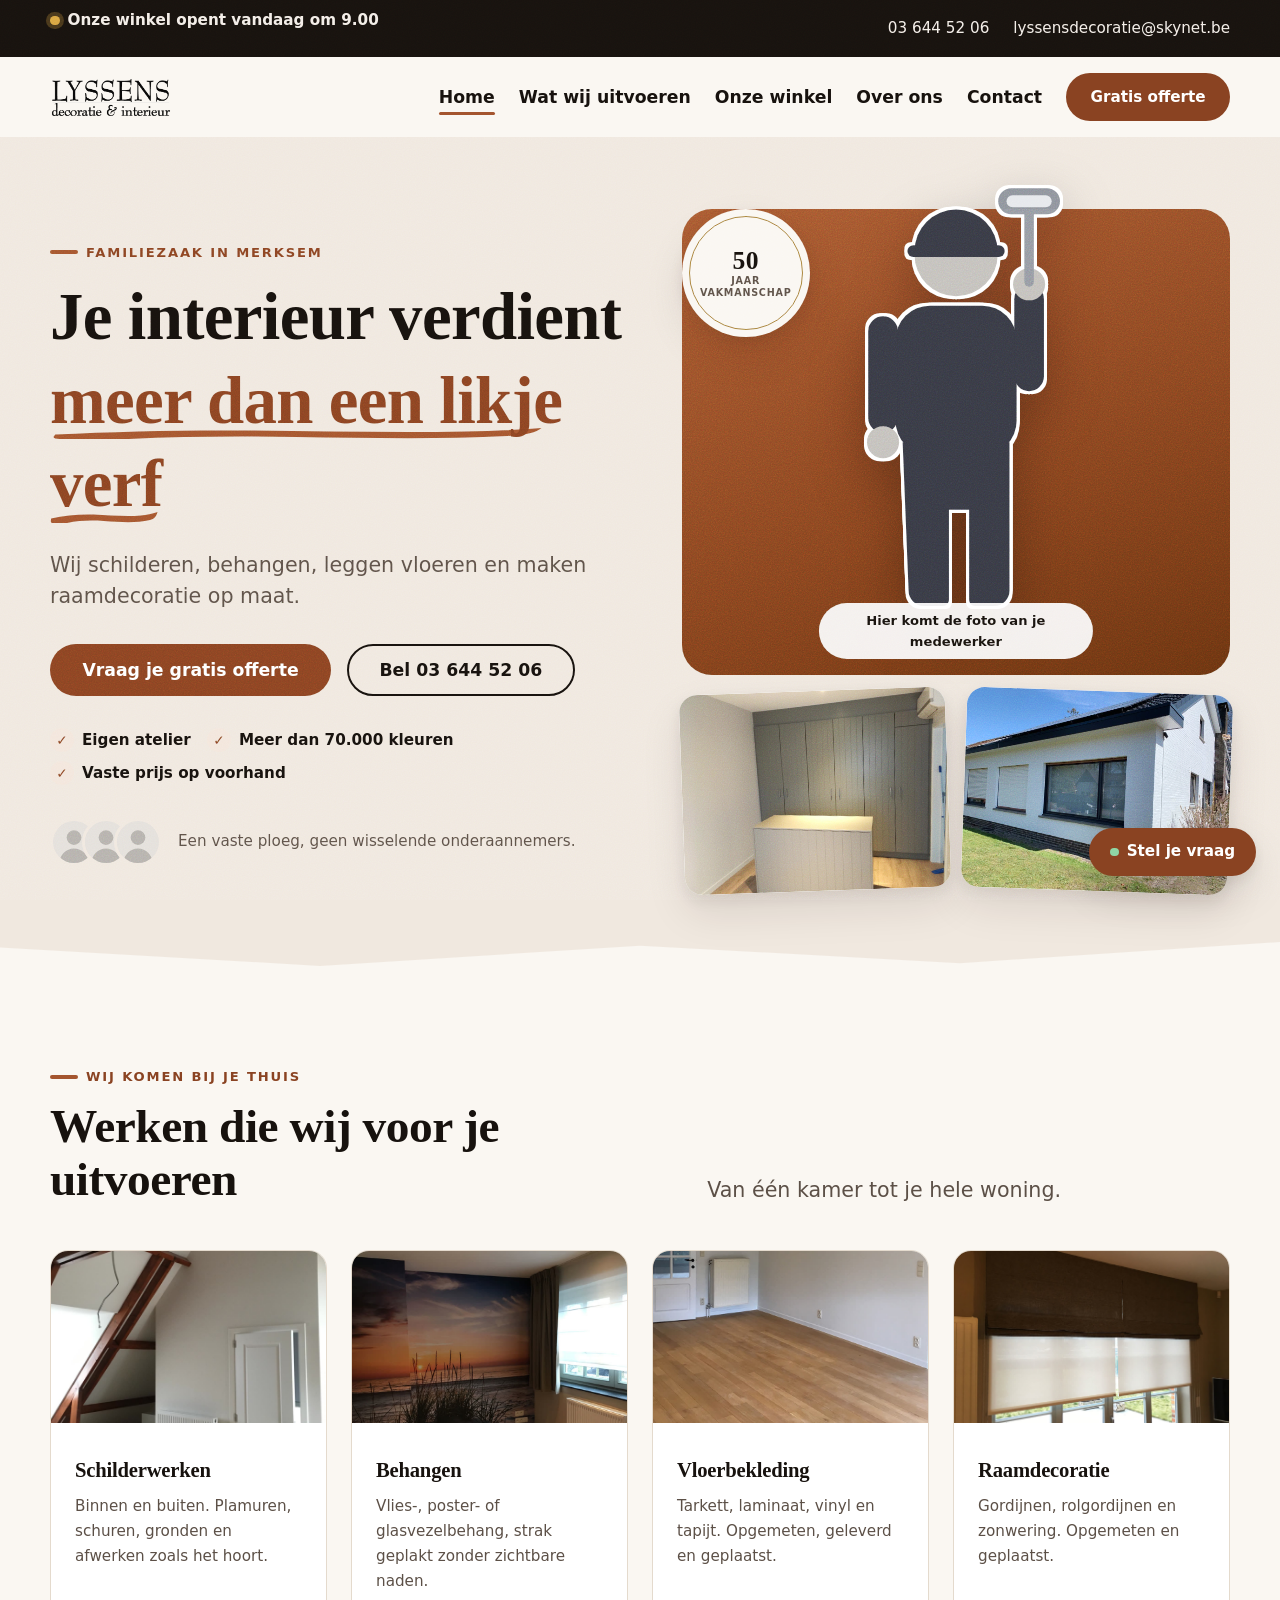
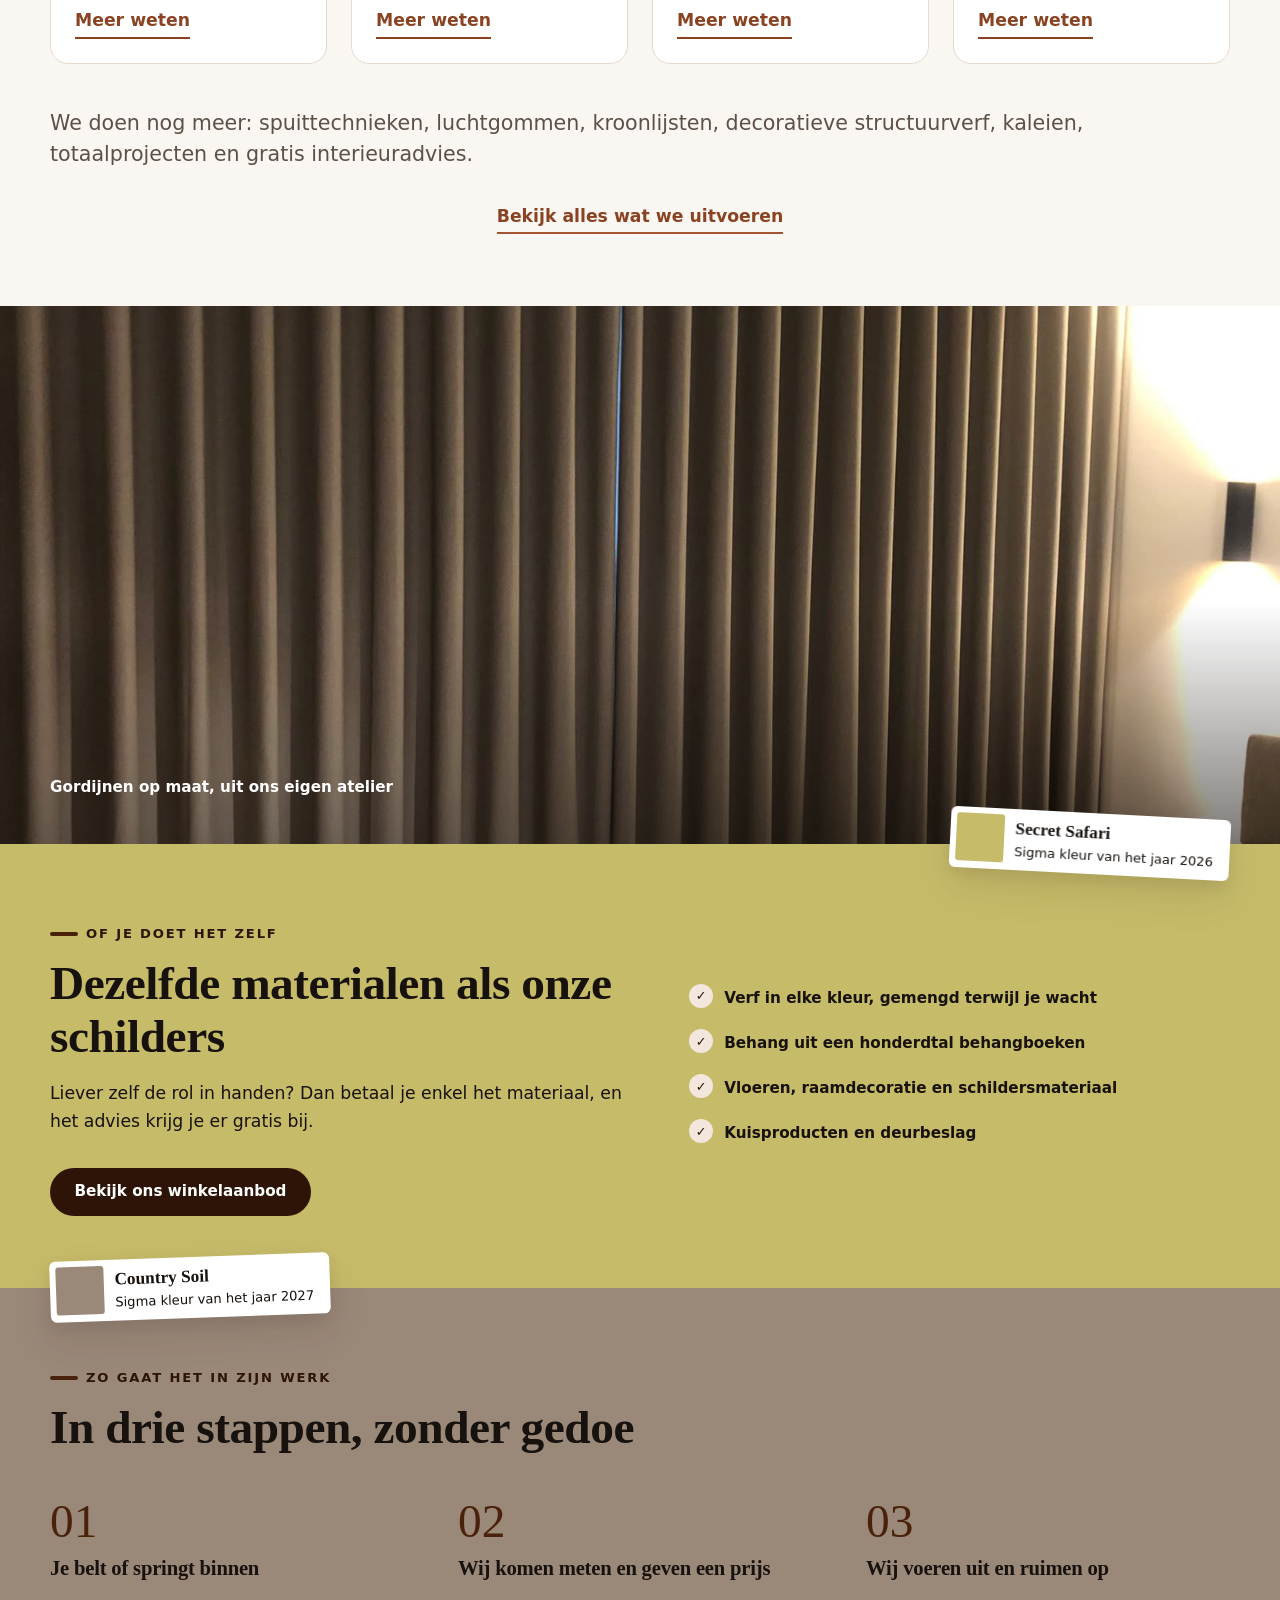
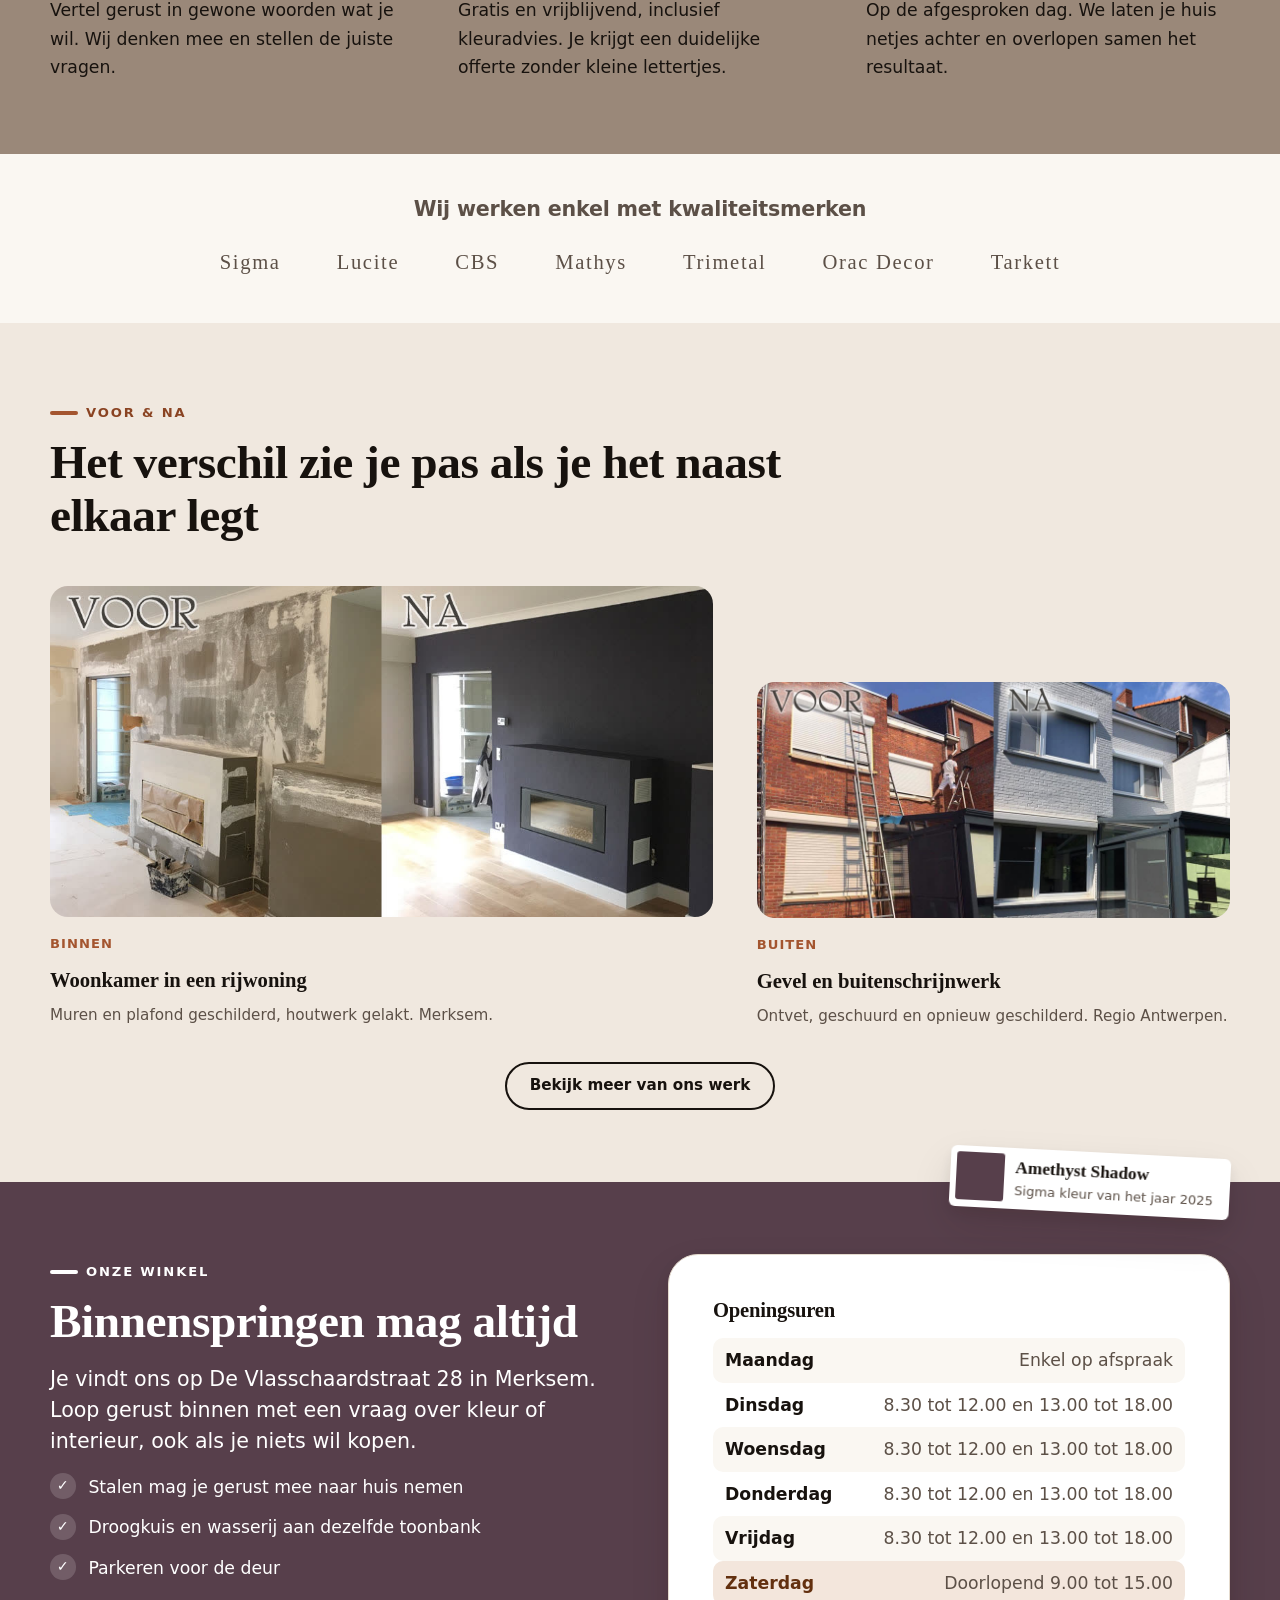
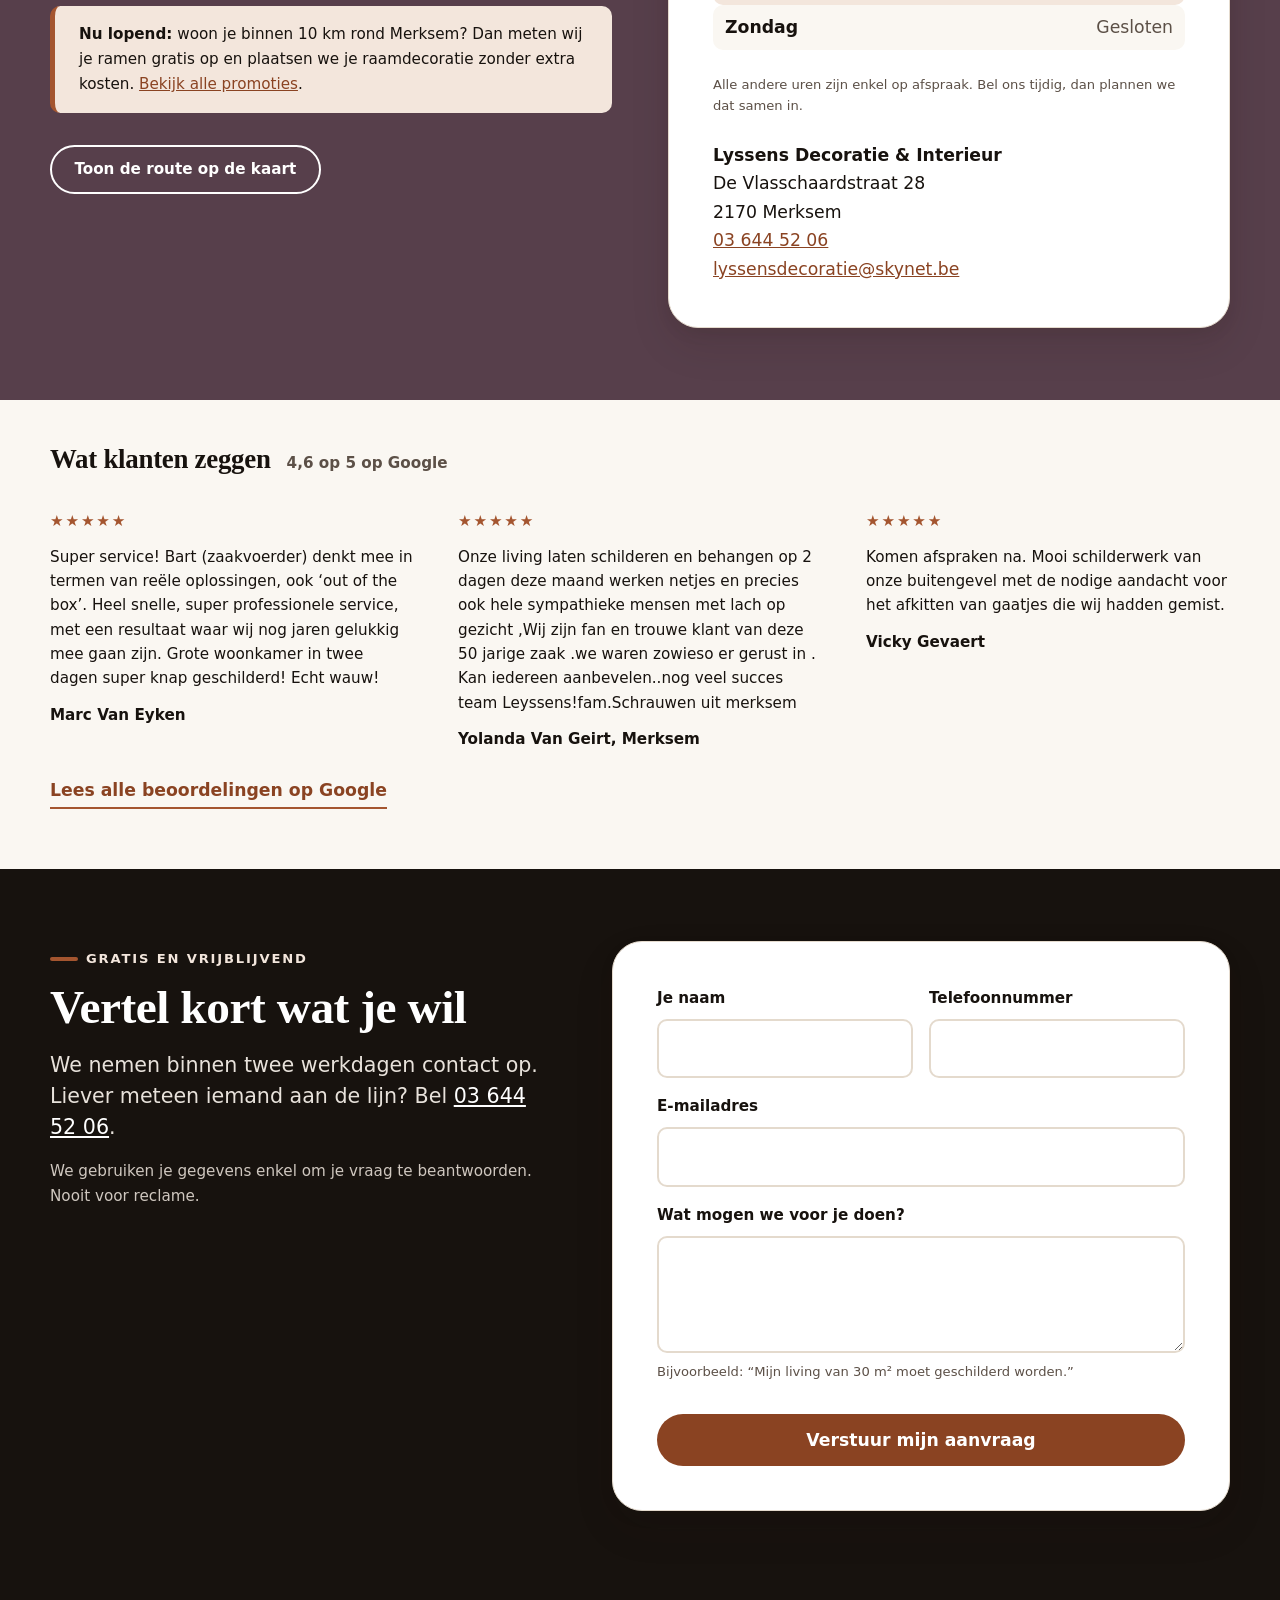
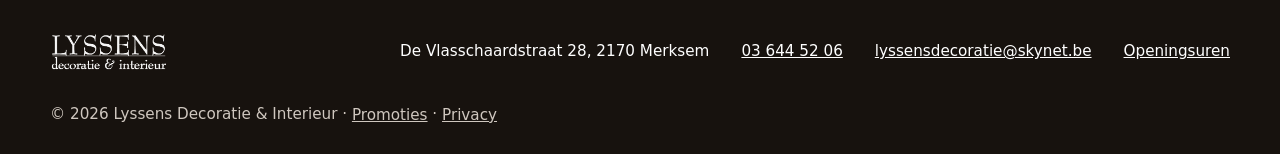
<file: prototype/index.html>
<!DOCTYPE html>
<html lang="nl-BE" data-theme="klei">
<head>
<meta charset="utf-8">
<meta name="viewport" content="width=device-width, initial-scale=1">
<title>Schilder &amp; decoratiewinkel in Merksem | Lyssens Decoratie &amp; Interieur</title>
<meta name="description" content="Lyssens Decoratie &amp; Interieur uit Merksem: schilderwerken, behang, vloeren, raamdecoratie en kleuradvies. Al meer dan 50 jaar, met een eigen ploeg en een eigen atelier. Bel 03 644 52 06.">
<meta name="robots" content="noindex, nofollow">
<link rel="canonical" href="https://decoratielyssens.be/">
<meta property="og:type" content="website">
<meta property="og:locale" content="nl_BE">
<meta property="og:site_name" content="Lyssens Decoratie &amp; Interieur">
<meta property="og:title" content="Schilder &amp; decoratiewinkel in Merksem | Lyssens Decoratie &amp; Interieur">
<meta property="og:description" content="Al meer dan 50 jaar schilderwerken, behang, vloeren, raamdecoratie en kleuradvies uit Merksem.">
<meta property="og:url" content="https://decoratielyssens.be/">
<meta name="twitter:card" content="summary_large_image">
<meta name="geo.region" content="BE-VAN">
<meta name="geo.placename" content="Merksem, Antwerpen">
<meta name="geo.position" content="51.2478;4.4386">
<meta name="ICBM" content="51.2478, 4.4386">
<meta name="theme-color" content="#8a4322">
<link rel="preconnect" href="https://decoratielyssens.be">
<link rel="stylesheet" href="assets/css/tokens.css">
<link rel="stylesheet" href="assets/css/base.css">
<link rel="stylesheet" href="assets/css/components.css">
<script>
  document.documentElement.classList.add("js");
</script>
<script type="application/ld+json">
{
  "@context": "https://schema.org",
  "@type": "HomeAndConstructionBusiness",
  "@id": "https://decoratielyssens.be/#bedrijf",
  "name": "Lyssens Decoratie & Interieur",
  "alternateName": "Decoratie Lyssens",
  "slogan": "Al meer dan 50 jaar je schilder en decoratiewinkel in Merksem",
  "description": "Schildersbedrijf en decoratiewinkel in Merksem (Antwerpen) voor schilderwerken, behang, vloerbekleding, raamdecoratie, zonwering, kleuradvies en interieuradvies. Familiezaak sinds 1968 met een eigen ploeg en een eigen atelier.",
  "url": "https://decoratielyssens.be/",
  "telephone": "+3236445206",
  "email": "lyssensdecoratie@skynet.be",
  "foundingDate": "1968",
  "priceRange": "€€",
  "currenciesAccepted": "EUR",
  "knowsAbout": ["Schilderwerken", "Behangwerken", "Vloerbekleding", "Raamdecoratie", "Zonwering", "Kleuradvies", "Interieuradvies", "Luchtgommen", "Spuittechnieken", "Kroonlijsten", "Droogkuis"],
  "address": {
    "@type": "PostalAddress",
    "streetAddress": "De Vlasschaardstraat 28",
    "postalCode": "2170",
    "addressLocality": "Merksem",
    "addressRegion": "Antwerpen",
    "addressCountry": "BE"
  },
  "geo": { "@type": "GeoCoordinates", "latitude": 51.2478, "longitude": 4.4386 },
  "hasMap": "https://www.google.com/maps/search/?api=1&query=De+Vlasschaardstraat+28+2170+Merksem",
  "areaServed": [
    { "@type": "City", "name": "Merksem" },
    { "@type": "City", "name": "Antwerpen" },
    { "@type": "City", "name": "Schoten" },
    { "@type": "City", "name": "Brasschaat" },
    { "@type": "City", "name": "Deurne" },
    { "@type": "City", "name": "Ekeren" },
    { "@type": "City", "name": "Wijnegem" }
  ],
  "openingHoursSpecification": [
    { "@type": "OpeningHoursSpecification", "dayOfWeek": "Monday", "description": "Enkel op afspraak" },
    { "@type": "OpeningHoursSpecification", "dayOfWeek": ["Tuesday","Wednesday","Thursday","Friday"], "opens": "08:30", "closes": "12:00" },
    { "@type": "OpeningHoursSpecification", "dayOfWeek": ["Tuesday","Wednesday","Thursday","Friday"], "opens": "13:00", "closes": "18:00" },
    { "@type": "OpeningHoursSpecification", "dayOfWeek": "Saturday", "opens": "09:00", "closes": "15:00" }
  ],
  "employee": [
    { "@type": "Person", "name": "Bart Lyssens", "jobTitle": "Zaakvoerder" },
    { "@type": "Person", "name": "Stef Lyssens", "jobTitle": "Medezaakvoerder" }
  ]
}
</script>
</head>
<body>

<a class="skip-link" href="#hoofdinhoud">Ga meteen naar de inhoud</a>

<div class="topbar">
  <div class="container topbar__inner">
    <p class="topbar__status" data-winkelstatus><span class="topbar__dot" aria-hidden="true"></span> <span data-winkelstatus-tekst>Onze winkel is open van dinsdag tot zaterdag</span></p>
    <div class="topbar__links">
      <a href="tel:+3236445206">03 644 52 06</a>
      <a href="mailto:lyssensdecoratie@skynet.be">lyssensdecoratie@skynet.be</a>
    </div>
  </div>
</div>

<header class="site-header">
  <div class="container site-header__inner">
    <a class="brand" href="index.html">
      <img src="assets/img/lyssens-logo.png" alt="Lyssens decoratie &amp; interieur, naar de startpagina" width="420" height="138">
    </a>

    <button class="nav-toggle" data-nav-toggle aria-expanded="false" aria-controls="hoofdmenu">
      <span aria-hidden="true">&#9776;</span> Menu
    </button>

    <nav class="nav" id="hoofdmenu" data-nav aria-label="Hoofdmenu">
      <ul class="nav__list">
        <li><a class="nav__link" href="index.html" aria-current="page">Home</a></li>
        <li><a class="nav__link" href="werken.html">Wat wij uitvoeren</a></li>
        <li><a class="nav__link" href="winkel.html">Onze winkel</a></li>
        <li><a class="nav__link" href="over.html">Over ons</a></li>
        <li><a class="nav__link" href="contact.html">Contact</a></li>
      </ul>
      <a class="btn btn--primary" href="#offerte">Gratis offerte</a>
    </nav>
  </div>
</header>

<main id="hoofdinhoud">

  <section class="hero">
    <div class="container hero__grid">
      <div>
        <p class="eyebrow">Familiezaak in Merksem</p>
        <h1>Je interieur verdient <span class="hero__accent">meer dan een likje verf</span></h1>
        <p class="lead">Wij schilderen, behangen, leggen vloeren en maken raamdecoratie op maat.</p>

        <div class="hero__actions">
          <a class="btn btn--primary btn--large" href="#offerte">Vraag je gratis offerte</a>
          <a class="btn btn--ghost btn--large" href="tel:+3236445206">Bel 03 644 52 06</a>
        </div>

        <ul class="perks">
          <li>Eigen atelier</li>
          <li>Meer dan 70.000 kleuren</li>
          <li>Vaste prijs op voorhand</li>
        </ul>

        <div class="trust">
          <div class="trust__faces">
            <img class="trust__face" src="assets/img/dummy-portret.svg" alt="" aria-hidden="true">
            <img class="trust__face" src="assets/img/dummy-portret.svg" alt="" aria-hidden="true">
            <img class="trust__face" src="assets/img/dummy-portret.svg" alt="" aria-hidden="true">
          </div>
          <p class="trust__text">Een vaste ploeg, geen wisselende onderaannemers.</p>
        </div>
      </div>

      <div class="hero__figure">
        <div class="hero__stage grain">
          <img class="hero__person cutout" src="assets/img/dummy-medewerker.svg" alt="Plaatshouder voor een uitgeknipte foto van een medewerker met verfrol" fetchpriority="high" decoding="async">
          <p class="dummy-tag">Hier komt de foto van je medewerker</p>
        </div>

        <div class="hero__thumbs">
          <figure class="photo-card photo-card--wide">
            <img src="assets/img/foto/schildere.jpeg" alt="Afgewerkte kamer na schilderwerken door Lyssens" width="1600" height="1200" decoding="async">
          </figure>
          <figure class="photo-card photo-card--wide">
            <img src="assets/img/foto/Buitenwerk.jpeg" alt="Buitenschilderwerk aan een woning in de regio Antwerpen" width="1024" height="768" decoding="async">
          </figure>
        </div>

        <p class="seal"><strong>50</strong><span>jaar vakmanschap</span></p>
      </div>
    </div>
  </section>

  <section class="section" id="diensten" aria-labelledby="diensten-titel">
    <div class="container">
      <div class="section__head section__head--split">
        <div>
          <p class="eyebrow">Wij komen bij je thuis</p>
          <h2 id="diensten-titel">Werken die wij voor je uitvoeren</h2>
        </div>
        <p class="lead">Van &eacute;&eacute;n kamer tot je hele woning.</p>
      </div>

      <div class="card-grid card-grid--4">
        <a class="service-card service-card--photo reveal" href="dienst-schilderwerken.html">
          <img src="assets/img/foto/schild.jpeg" alt="Schilder van Lyssens werkt een muur af met de rol" width="1200" height="1600" loading="lazy" decoding="async">
          <span class="service-card__body">
            <h3>Schilderwerken</h3>
            <p>Binnen en buiten. Plamuren, schuren, gronden en afwerken zoals het hoort.</p>
            <span class="service-card__more">Meer weten</span>
          </span>
        </a>
        <a class="service-card service-card--photo reveal" href="werken.html#behangen">
          <img src="assets/img/foto/Behangen_3.jpg" alt="Behangwerk uitgevoerd door Lyssens" width="960" height="508" loading="lazy" decoding="async">
          <span class="service-card__body">
            <h3>Behangen</h3>
            <p>Vlies-, poster- of glasvezelbehang, strak geplakt zonder zichtbare naden.</p>
            <span class="service-card__more">Meer weten</span>
          </span>
        </a>
        <a class="service-card service-card--photo reveal" href="werken.html#vloerbekleding">
          <img src="assets/img/foto/Vloerbekleding_3.jpg" alt="Vloerbekleding geplaatst door Lyssens" width="960" height="508" loading="lazy" decoding="async">
          <span class="service-card__body">
            <h3>Vloerbekleding</h3>
            <p>Tarkett, laminaat, vinyl en tapijt. Opgemeten, geleverd en geplaatst.</p>
            <span class="service-card__more">Meer weten</span>
          </span>
        </a>
        <a class="service-card service-card--photo reveal" href="werken.html#raamdecoratie">
          <img src="assets/img/foto/Lyssens-Raamdecoratie_3.jpg" alt="Raamdecoratie op maat geplaatst door Lyssens" width="1139" height="854" loading="lazy" decoding="async">
          <span class="service-card__body">
            <h3>Raamdecoratie</h3>
            <p>Gordijnen, rolgordijnen en zonwering. Opgemeten en geplaatst.</p>
            <span class="service-card__more">Meer weten</span>
          </span>
        </a>
      </div>

      <p class="lead section__note">We doen nog meer: spuittechnieken, luchtgommen, kroonlijsten, decoratieve structuurverf, kaleien, totaalprojecten en gratis interieuradvies.</p>

      <p class="section__more">
        <a class="link-arrow" href="werken.html">Bekijk alles wat we uitvoeren</a>
      </p>
    </div>
  </section>

  <!-- WordPress: Afbeelding-blok, volledige breedte, met bijschrift. -->
  <figure class="fotoband">
    <img src="assets/img/foto/Gordijnen.jpeg" alt="Gordijnen op maat in een woonkamer, gemaakt en geplaatst door Lyssens" width="1600" height="1200" loading="lazy" decoding="async">
    <figcaption>Gordijnen op maat, uit ons eigen atelier</figcaption>
  </figure>

  <section class="section muur section--secret-safari" id="zelf" aria-labelledby="zelf-titel">
    <p class="kleurstaal" aria-hidden="true"><strong>Secret Safari</strong>Sigma kleur van het jaar 2026</p>
    <div class="container">
      <div class="selfservice">
        <div>
          <p class="eyebrow">Of je doet het zelf</p>
          <h2 id="zelf-titel">Dezelfde materialen als onze schilders</h2>
          <p>Liever zelf de rol in handen? Dan betaal je enkel het materiaal, en het advies krijg je er gratis bij.</p>
          <p class="section__more section__more--left">
            <a class="btn btn--primary" href="winkel.html">Bekijk ons winkelaanbod</a>
          </p>
        </div>
        <ul class="selfservice__list">
          <li>Verf in elke kleur, gemengd terwijl je wacht</li>
          <li>Behang uit een honderdtal behangboeken</li>
          <li>Vloeren, raamdecoratie en schildersmateriaal</li>
          <li>Kuisproducten en deurbeslag</li>
        </ul>
      </div>
    </div>
  </section>

  <section class="section muur section--country-soil" aria-labelledby="proces-titel">
    <p class="kleurstaal kleurstaal--links" aria-hidden="true"><strong>Country Soil</strong>Sigma kleur van het jaar 2027</p>
    <div class="container">
      <div class="section__head">
        <p class="eyebrow">Zo gaat het in zijn werk</p>
        <h2 id="proces-titel">In drie stappen, zonder gedoe</h2>
      </div>

      <ol class="steps">
        <li class="step reveal">
          <h3>Je belt of springt binnen</h3>
          <p>Vertel gerust in gewone woorden wat je wil. Wij denken mee en stellen de juiste vragen.</p>
        </li>
        <li class="step reveal">
          <h3>Wij komen meten en geven een prijs</h3>
          <p>Gratis en vrijblijvend, inclusief kleuradvies. Je krijgt een duidelijke offerte zonder kleine lettertjes.</p>
        </li>
        <li class="step reveal">
          <h3>Wij voeren uit en ruimen op</h3>
          <p>Op de afgesproken dag. We laten je huis netjes achter en overlopen samen het resultaat.</p>
        </li>
      </ol>
    </div>
  </section>

  <section class="section section--tight" aria-labelledby="merken-titel">
    <div class="container">
      <h2 id="merken-titel" class="strip-title">Wij werken enkel met kwaliteitsmerken</h2>
      <ul class="brands">
        <li>Sigma</li>
        <li>Lucite</li>
        <li>CBS</li>
        <li>Mathys</li>
        <li>Trimetal</li>
        <li>Orac Decor</li>
        <li>Tarkett</li>
      </ul>
    </div>
  </section>

  <section class="section section--alt" id="realisaties" aria-labelledby="realisaties-titel">
    <div class="container">
      <div class="section__head">
        <p class="eyebrow">Voor &amp; na</p>
        <h2 id="realisaties-titel">Het verschil zie je pas als je het naast elkaar legt</h2>
      </div>

      <div class="work-grid work-grid--verspringend">
        <figure class="work reveal">
          <div class="work__media">
            <img src="assets/img/foto/schilderwerken-lyssens-voor-na-1.jpg" alt="Woonkamer voor en na de schilderwerken door Lyssens" width="960" height="500" loading="lazy" decoding="async">
          </div>
          <figcaption>
            <span class="work__tag">Binnen</span>
            <strong>Woonkamer in een rijwoning</strong>
            <span>Muren en plafond geschilderd, houtwerk gelakt. Merksem.</span>
          </figcaption>
        </figure>

        <figure class="work reveal">
          <div class="work__media">
            <img src="assets/img/foto/schilderwerken-lyssens-voor-na-5-huis-buiten.jpg" alt="Gevel van een woning voor en na het buitenschilderwerk" width="960" height="500" loading="lazy" decoding="async">
          </div>
          <figcaption>
            <span class="work__tag">Buiten</span>
            <strong>Gevel en buitenschrijnwerk</strong>
            <span>Ontvet, geschuurd en opnieuw geschilderd. Regio Antwerpen.</span>
          </figcaption>
        </figure>
      </div>

      <p class="section__more">
        <a class="btn btn--ghost" href="werken.html">Bekijk meer van ons werk</a>
      </p>
    </div>
  </section>

  <section class="section muur muur--donker section--amethyst-shadow" id="winkel" aria-labelledby="winkel-titel">
    <p class="kleurstaal" aria-hidden="true"><strong>Amethyst Shadow</strong>Sigma kleur van het jaar 2025</p>
    <div class="container split-2">
      <div>
        <p class="eyebrow">Onze winkel</p>
        <h2 id="winkel-titel">Binnenspringen mag altijd</h2>
        <p class="lead">Je vindt ons op De Vlasschaardstraat 28 in Merksem. Loop gerust binnen met een vraag over kleur of interieur, ook als je niets wil kopen.</p>
        <ul class="checklist">
          <li>Stalen mag je gerust mee naar huis nemen</li>
          <li>Droogkuis en wasserij aan dezelfde toonbank</li>
          <li>Parkeren voor de deur</li>
        </ul>

        <p class="note">
          <strong>Nu lopend:</strong> woon je binnen 10 km rond Merksem? Dan meten wij je ramen gratis op en plaatsen we je raamdecoratie zonder extra kosten. <a href="promotie.html">Bekijk alle promoties</a>.
        </p>

        <p class="section__more section__more--left">
          <a class="btn btn--ghost" href="https://www.google.com/maps/search/?api=1&amp;query=De+Vlasschaardstraat+28+2170+Merksem" target="_blank" rel="noopener">
            Toon de route op de kaart
          </a>
        </p>
      </div>

      <div class="panel">
        <h3>Openingsuren</h3>
        <ul class="hours">
          <li data-day="1"><span class="hours__day">Maandag</span> <span class="hours__time">Enkel op afspraak</span></li>
          <li data-day="2"><span class="hours__day">Dinsdag</span> <span class="hours__time">8.30 tot 12.00 en 13.00 tot 18.00</span></li>
          <li data-day="3"><span class="hours__day">Woensdag</span> <span class="hours__time">8.30 tot 12.00 en 13.00 tot 18.00</span></li>
          <li data-day="4"><span class="hours__day">Donderdag</span> <span class="hours__time">8.30 tot 12.00 en 13.00 tot 18.00</span></li>
          <li data-day="5"><span class="hours__day">Vrijdag</span> <span class="hours__time">8.30 tot 12.00 en 13.00 tot 18.00</span></li>
          <li data-day="6"><span class="hours__day">Zaterdag</span> <span class="hours__time">Doorlopend 9.00 tot 15.00</span></li>
          <li data-day="0"><span class="hours__day">Zondag</span> <span class="hours__time">Gesloten</span></li>
        </ul>
        <p class="field__hint">Alle andere uren zijn enkel op afspraak. Bel ons tijdig, dan plannen we dat samen in.</p>

        <address class="address">
          <strong>Lyssens Decoratie &amp; Interieur</strong><br>
          De Vlasschaardstraat 28<br>
          2170 Merksem<br>
          <a href="tel:+3236445206">03 644 52 06</a><br>
          <a href="mailto:lyssensdecoratie@skynet.be">lyssensdecoratie@skynet.be</a>
        </address>
      </div>
    </div>
  </section>

  <section class="section section--tight" id="reviews" aria-labelledby="reviews-titel">
    <div class="container">
      <div class="reviews__kop">
        <h2 id="reviews-titel">Wat klanten zeggen</h2>
        <p>4,6 op 5 op Google</p>
      </div>

      <div class="reviews">
        <blockquote class="review">
          <p class="review__stars" aria-hidden="true">&#9733;&#9733;&#9733;&#9733;&#9733;</p>
          <p>Super service! Bart (zaakvoerder) denkt mee in termen van re&euml;le oplossingen, ook &lsquo;out of the box&rsquo;. Heel snelle, super professionele service, met een resultaat waar wij nog jaren gelukkig mee gaan zijn. Grote woonkamer in twee dagen super knap geschilderd! Echt wauw!</p>
          <footer>Marc Van Eyken</footer>
        </blockquote>
        <blockquote class="review">
          <p class="review__stars" aria-hidden="true">&#9733;&#9733;&#9733;&#9733;&#9733;</p>
          <p>Onze living laten schilderen en behangen op 2 dagen deze maand werken netjes en precies ook hele sympathieke mensen met lach op gezicht ,Wij zijn fan en trouwe klant van deze 50 jarige zaak .we waren zowieso er gerust in . Kan iedereen aanbevelen..nog veel succes team Leyssens!fam.Schrauwen uit merksem</p>
          <footer>Yolanda Van Geirt, Merksem</footer>
        </blockquote>
        <blockquote class="review">
          <p class="review__stars" aria-hidden="true">&#9733;&#9733;&#9733;&#9733;&#9733;</p>
          <p>Komen afspraken na. Mooi schilderwerk van onze buitengevel met de nodige aandacht voor het afkitten van gaatjes die wij hadden gemist.</p>
          <footer>Vicky Gevaert</footer>
        </blockquote>
      </div>

      <p class="stack"><a class="link-arrow" href="https://maps.google.com/?cid=3698685531367137646" target="_blank" rel="noopener">Lees alle beoordelingen op Google</a></p>
    </div>
  </section>

  <section class="section section--ink grain" id="offerte" aria-labelledby="offerte-titel">
    <div class="container split-2">
      <div>
        <p class="eyebrow">Gratis en vrijblijvend</p>
        <h2 id="offerte-titel">Vertel kort wat je wil</h2>
        <p class="lead">We nemen binnen twee werkdagen contact op. Liever meteen iemand aan de lijn? Bel <a class="link-on-ink" href="tel:+3236445206">03 644 52 06</a>.</p>
        <p class="fineprint">We gebruiken je gegevens enkel om je vraag te beantwoorden. Nooit voor reclame.</p>
      </div>

      <form class="panel" action="#" method="post" data-demo-form novalidate>
        <div class="form-grid">
          <div class="field">
            <label for="naam">Je naam</label>
            <input id="naam" name="naam" type="text" autocomplete="name" required>
          </div>
          <div class="field">
            <label for="telefoon">Telefoonnummer</label>
            <input id="telefoon" name="telefoon" type="tel" autocomplete="tel" required>
          </div>
          <div class="field field--full">
            <label for="email">E-mailadres</label>
            <input id="email" name="email" type="email" autocomplete="email" required>
          </div>
          <div class="field field--full">
            <label for="bericht">Wat mogen we voor je doen?</label>
            <textarea id="bericht" name="bericht" rows="3" aria-describedby="bericht-hint"></textarea>
            <p class="field__hint" id="bericht-hint">Bijvoorbeeld: &ldquo;Mijn living van 30 m&sup2; moet geschilderd worden.&rdquo;</p>
          </div>
          <div class="field field--full">
            <button class="btn btn--primary btn--large btn--block" type="submit">Verstuur mijn aanvraag</button>
          </div>
          <p class="form-notice" data-form-notice role="status" hidden>Dit is nog een voorbeeld, er wordt nog niets verstuurd. Zodra de site live staat, komt je aanvraag binnen op lyssensdecoratie@skynet.be.</p>
        </div>
      </form>
    </div>
  </section>

</main>

<footer class="site-footer">
  <div class="container voet">
    <a class="brand voet__merk" href="index.html">
      <img src="assets/img/lyssens-logo.png" alt="Lyssens decoratie &amp; interieur, naar de startpagina" width="420" height="138">
    </a>

    <ul class="voet__info">
      <li>De Vlasschaardstraat 28, 2170 Merksem</li>
      <li><a href="tel:+3236445206">03 644 52 06</a></li>
      <li><a href="mailto:lyssensdecoratie@skynet.be">lyssensdecoratie@skynet.be</a></li>
      <li><a href="winkel.html#openingsuren">Openingsuren</a></li>
    </ul>

    <p class="voet__onder">&copy; 2026 Lyssens Decoratie &amp; Interieur &middot; <a href="promotie.html">Promoties</a> &middot; <a href="privacy.html">Privacy</a></p>
  </div>
</footer>

<div class="call-bar">
  <a class="btn btn--ghost" href="tel:+3236445206"><span class="ico ico--tel" aria-hidden="true"></span> Bellen</a>
  <a class="btn btn--primary" href="#offerte">Gratis offerte</a>
</div>

<script src="assets/js/main.js"></script>
<script src="assets/js/vragen.js"></script>
</body>
</html>
</file>
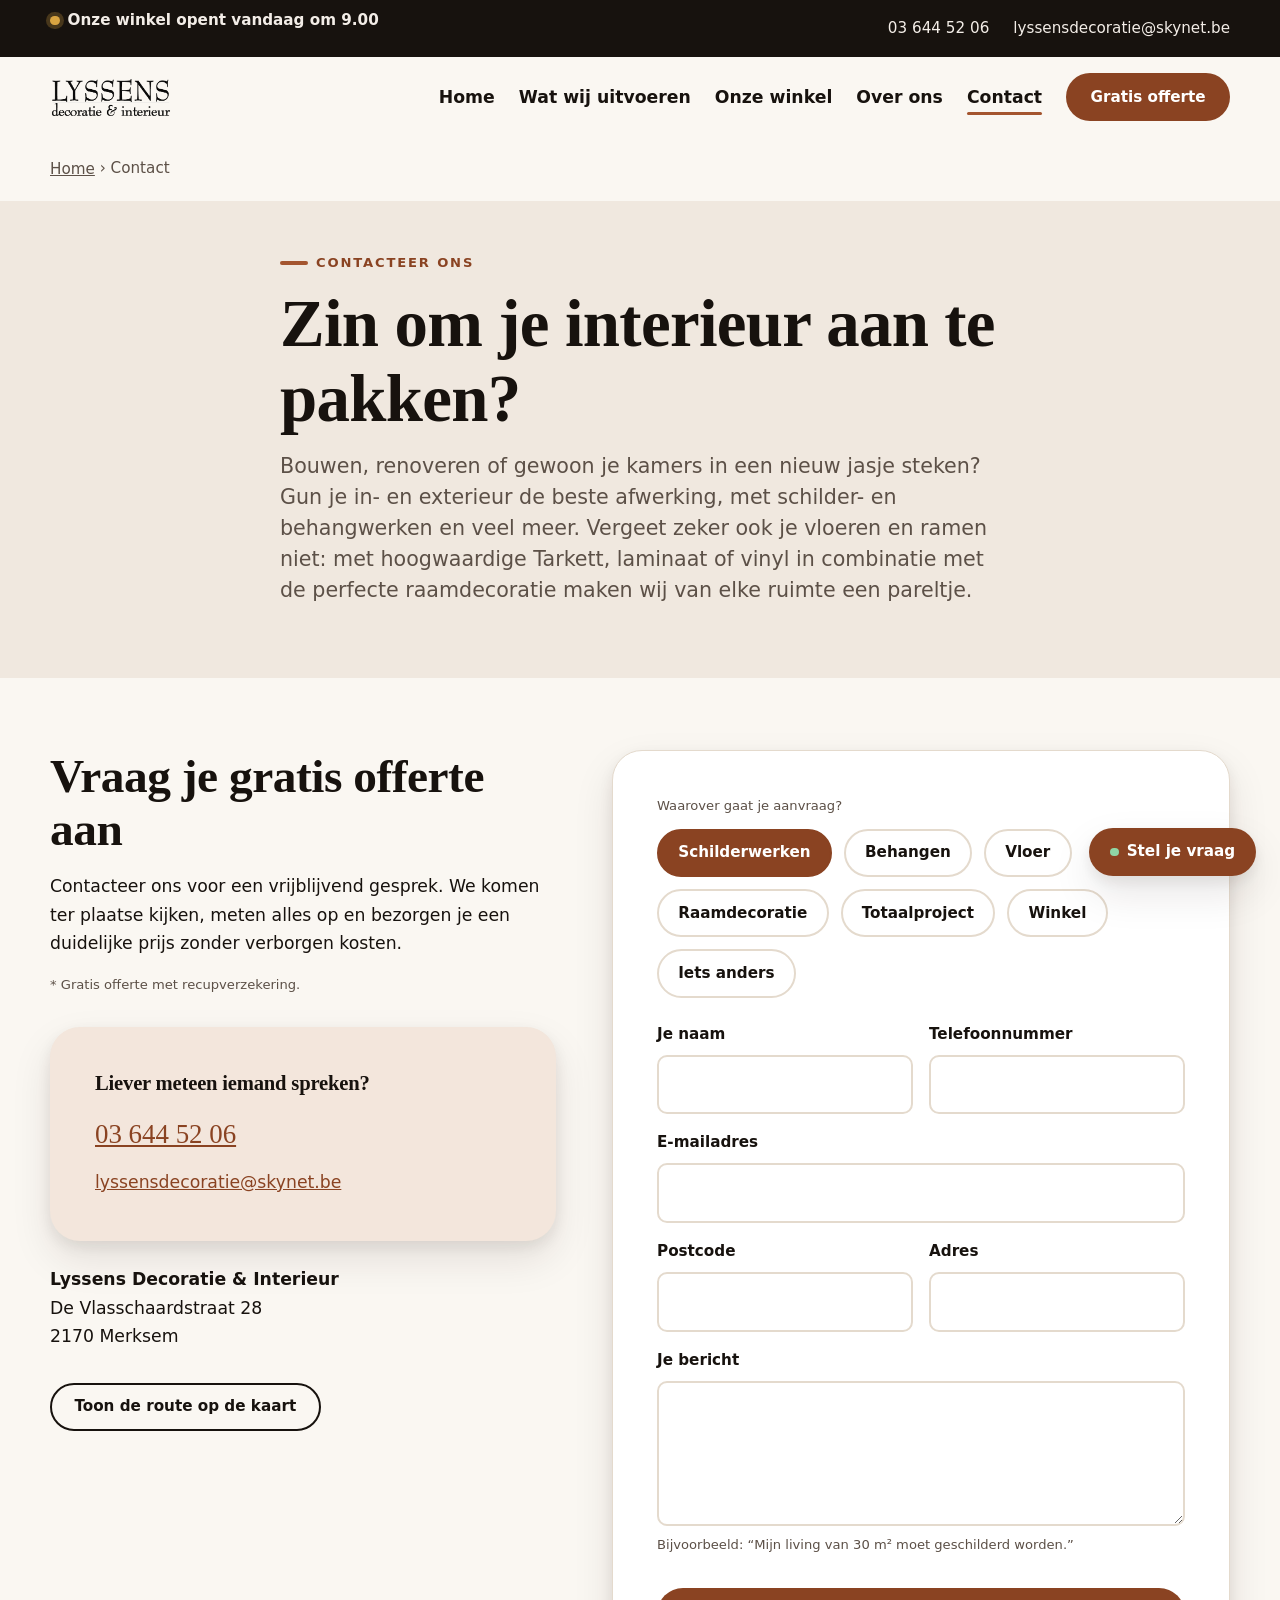
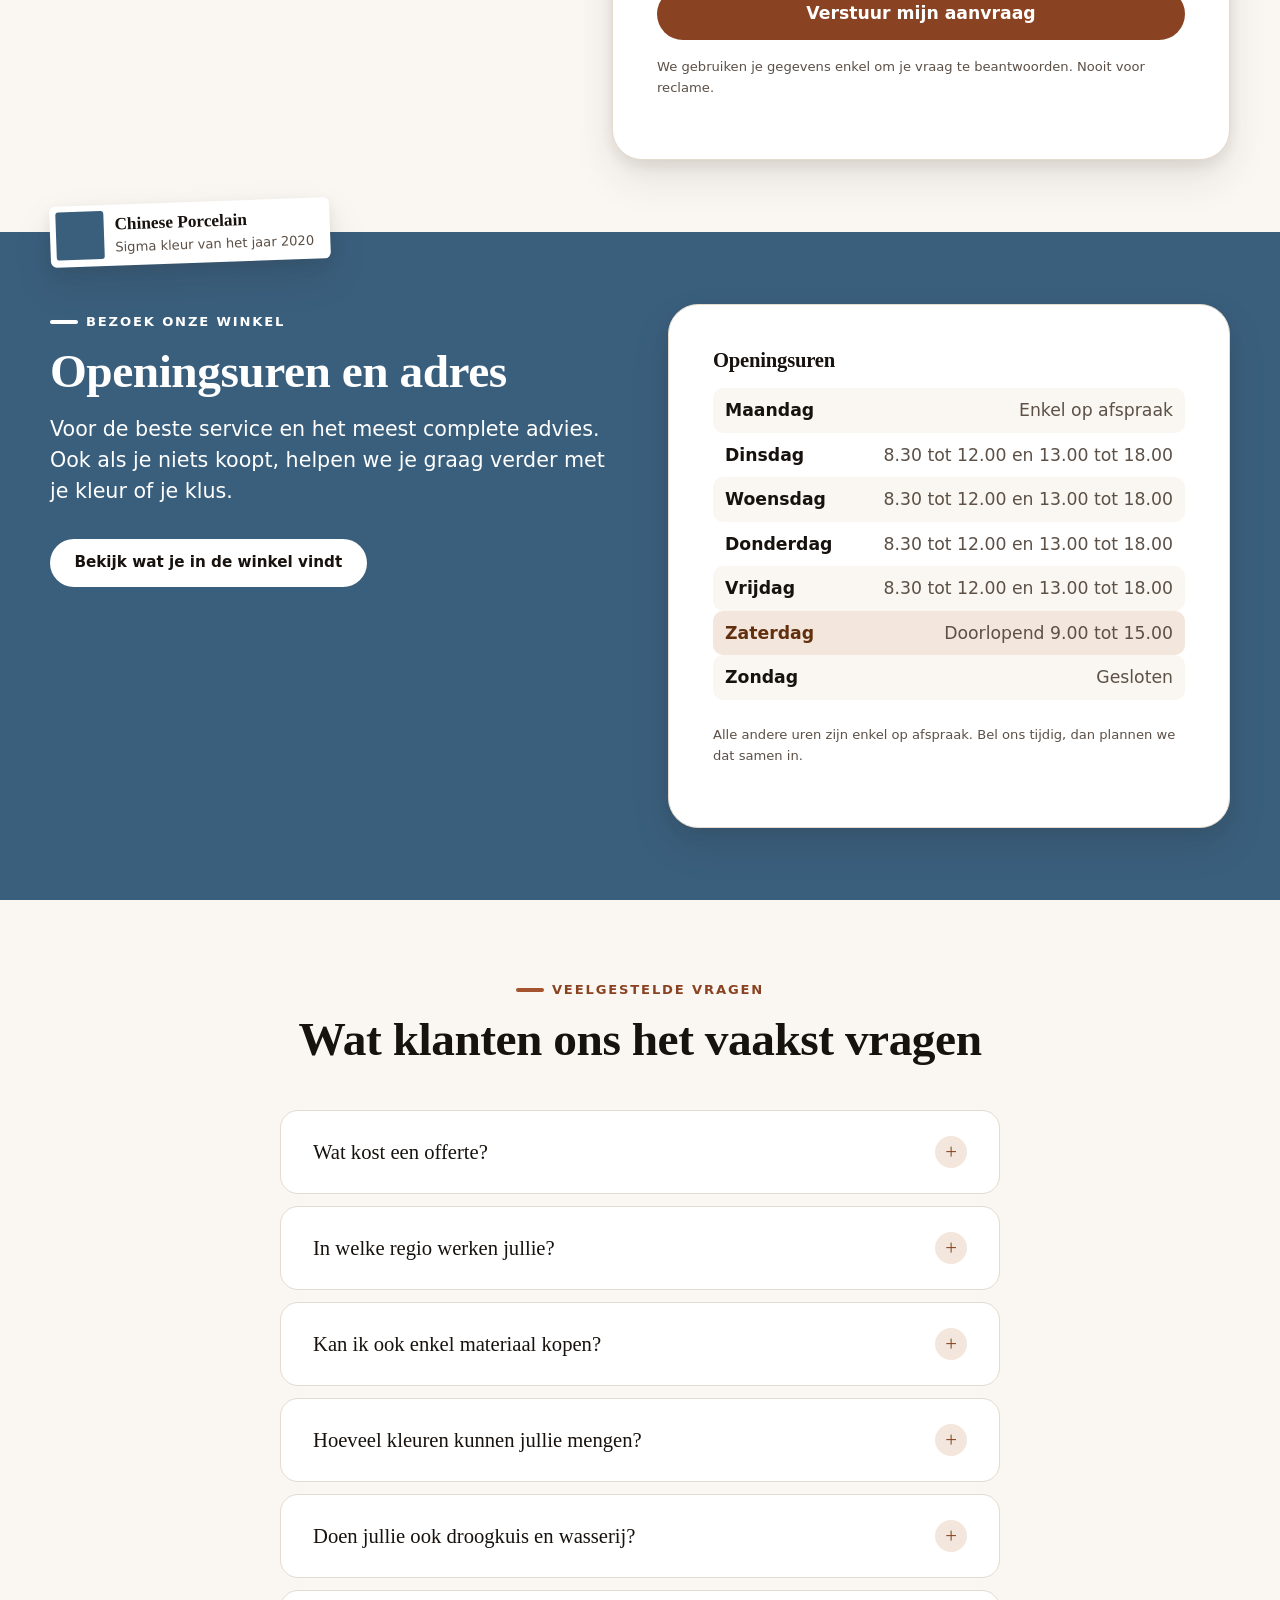
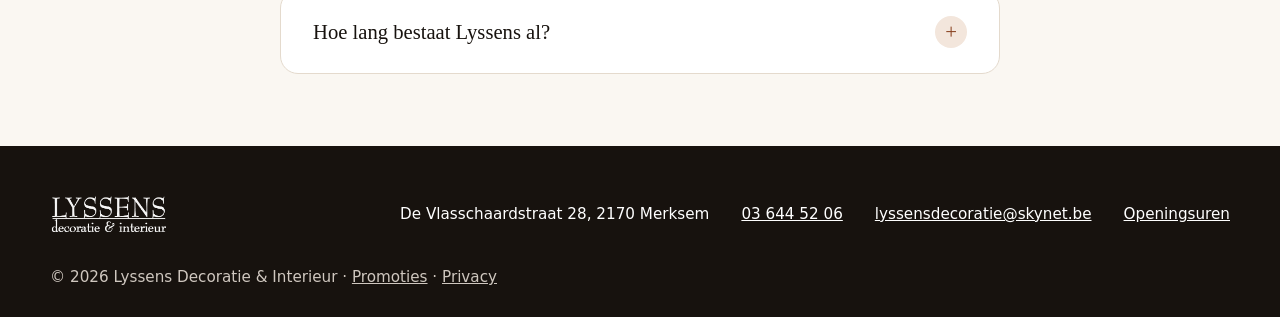
<file: prototype/contact.html>
<!DOCTYPE html>
<html lang="nl-BE" data-theme="klei">
<head>
<meta charset="utf-8">
<meta name="viewport" content="width=device-width, initial-scale=1">
<title>Contact &amp; gratis offerte | Lyssens Decoratie &amp; Interieur Merksem</title>
<meta name="description" content="Contacteer Lyssens Decoratie &amp; Interieur in Merksem voor een vrijblijvend gesprek of een gratis offerte. De Vlasschaardstraat 28, 2170 Merksem. Bel 03 644 52 06.">
<meta name="robots" content="noindex, nofollow">
<link rel="canonical" href="https://decoratielyssens.be/contact/">
<meta name="geo.region" content="BE-VAN">
<meta name="geo.placename" content="Merksem, Antwerpen">
<meta name="geo.position" content="51.2478;4.4386">
<meta name="ICBM" content="51.2478, 4.4386">
<meta name="theme-color" content="#8a4322">
<link rel="stylesheet" href="assets/css/tokens.css">
<link rel="stylesheet" href="assets/css/base.css">
<link rel="stylesheet" href="assets/css/components.css">
<script>
  document.documentElement.classList.add("js");
</script>
<script type="application/ld+json">
{
  "@context": "https://schema.org",
  "@type": "ContactPage",
  "url": "https://decoratielyssens.be/contact/",
  "about": { "@id": "https://decoratielyssens.be/#bedrijf" }
}
</script>
<script type="application/ld+json">
{
  "@context": "https://schema.org",
  "@type": "FAQPage",
  "speakable": { "@type": "SpeakableSpecification", "cssSelector": [".faq"] },
  "mainEntity": [
    {
      "@type": "Question",
      "name": "Wat kost een offerte bij Lyssens Decoratie & Interieur?",
      "acceptedAnswer": { "@type": "Answer", "text": "Niets. Een offerte is bij ons gratis en vrijblijvend, ook als je daarna niet met ons verder gaat." }
    },
    {
      "@type": "Question",
      "name": "In welke regio werkt Lyssens Decoratie & Interieur?",
      "acceptedAnswer": { "@type": "Answer", "text": "Lyssens vertrekt vanuit Merksem en werkt in heel de regio Antwerpen, waaronder Schoten, Brasschaat, Deurne, Ekeren en Wijnegem." }
    },
    {
      "@type": "Question",
      "name": "Kan ik bij Lyssens enkel verf of behang kopen zonder werken te laten uitvoeren?",
      "acceptedAnswer": { "@type": "Answer", "text": "Ja. In de winkel in Merksem koop je dezelfde verf, behang, vloerbekleding en materialen die de eigen schilders gebruiken. Advies krijg je er gratis bij." }
    },
    {
      "@type": "Question",
      "name": "Hoeveel kleuren kan Lyssens mengen?",
      "acceptedAnswer": { "@type": "Answer", "text": "Met de eigen kleur- en verfmengmachine maakt Lyssens meer dan 70.000 kleuren, terwijl je wacht." }
    },
    {
      "@type": "Question",
      "name": "Wat zijn de openingsuren van de winkel van Lyssens in Merksem?",
      "acceptedAnswer": { "@type": "Answer", "text": "Dinsdag tot vrijdag van 8.30 tot 12.00 uur en van 13.00 tot 18.00 uur, zaterdag doorlopend van 9.00 tot 15.00 uur. Maandag enkel op afspraak, zondag gesloten. Alle andere uren kunnen op afspraak." }
    },
    {
      "@type": "Question",
      "name": "Biedt Lyssens ook droogkuis en wasserij aan?",
      "acceptedAnswer": { "@type": "Answer", "text": "Ja. Lyssens biedt al jaren een droogkuis- en wasserijservice aan, aan dezelfde toonbank als de verf en het behang." }
    }
  ]
}
</script>
</head>
<body>

<a class="skip-link" href="#hoofdinhoud">Ga meteen naar de inhoud</a>

<div class="topbar">
  <div class="container topbar__inner">
    <p class="topbar__status" data-winkelstatus><span class="topbar__dot" aria-hidden="true"></span> <span data-winkelstatus-tekst>Onze winkel is open van dinsdag tot zaterdag</span></p>
    <div class="topbar__links">
      <a href="tel:+3236445206">03 644 52 06</a>
      <a href="mailto:lyssensdecoratie@skynet.be">lyssensdecoratie@skynet.be</a>
    </div>
  </div>
</div>

<header class="site-header">
  <div class="container site-header__inner">
    <a class="brand" href="index.html">
      <img src="assets/img/lyssens-logo.png" alt="Lyssens decoratie &amp; interieur, naar de startpagina" width="420" height="138">
    </a>

    <button class="nav-toggle" data-nav-toggle aria-expanded="false" aria-controls="hoofdmenu">
      <span aria-hidden="true">&#9776;</span> Menu
    </button>

    <nav class="nav" id="hoofdmenu" data-nav aria-label="Hoofdmenu">
      <ul class="nav__list">
        <li><a class="nav__link" href="index.html">Home</a></li>
        <li><a class="nav__link" href="werken.html">Wat wij uitvoeren</a></li>
        <li><a class="nav__link" href="winkel.html">Onze winkel</a></li>
        <li><a class="nav__link" href="over.html">Over ons</a></li>
        <li><a class="nav__link" href="contact.html" aria-current="page">Contact</a></li>
      </ul>
      <a class="btn btn--primary" href="#offerte">Gratis offerte</a>    </nav>
  </div>
</header>

<main id="hoofdinhoud" class="vraaghulp-op-gsm">

  <nav class="breadcrumbs" aria-label="Kruimelpad">
    <div class="container">
      <a href="index.html">Home</a> &rsaquo; <span aria-current="page">Contact</span>
    </div>
  </nav>

  <section class="page-hero">
    <div class="container container--narrow">
      <p class="eyebrow">Contacteer ons</p>
      <h1>Zin om je interieur aan te pakken?</h1>
      <p class="lead">Bouwen, renoveren of gewoon je kamers in een nieuw jasje steken? Gun je in- en exterieur de beste afwerking, met schilder- en behangwerken en veel meer. Vergeet zeker ook je vloeren en ramen niet: met hoogwaardige Tarkett, laminaat of vinyl in combinatie met de perfecte raamdecoratie maken wij van elke ruimte een pareltje.</p>
    </div>
  </section>

  <section class="section" id="offerte" aria-labelledby="offerte-titel">
    <div class="container split-2">
      <div>
        <h2 id="offerte-titel">Vraag je gratis offerte aan</h2>
        <p>Contacteer ons voor een vrijblijvend gesprek. We komen ter plaatse kijken, meten alles op en bezorgen je een duidelijke prijs zonder verborgen kosten.</p>
        <p class="field__hint">* Gratis offerte met recupverzekering.</p>

        <div class="panel panel--accent stack--lg">
          <h3>Liever meteen iemand spreken?</h3>
          <p class="phone-large">
            <a href="tel:+3236445206">03 644 52 06</a>
          </p>
          <p class="flush"><a href="mailto:lyssensdecoratie@skynet.be">lyssensdecoratie@skynet.be</a></p>
        </div>

        <address class="address">
          <strong>Lyssens Decoratie &amp; Interieur</strong><br>
          De Vlasschaardstraat 28<br>
          2170 Merksem
        </address>

        <p class="section__more section__more--left">
          <a class="btn btn--ghost" href="https://www.google.com/maps/search/?api=1&amp;query=De+Vlasschaardstraat+28+2170+Merksem" target="_blank" rel="noopener">Toon de route op de kaart</a>
        </p>
      </div>

      <form class="panel" action="#" method="post" data-demo-form novalidate>
        <fieldset class="fieldset-reset">
          <legend class="field__hint">Waarover gaat je aanvraag?</legend>
          <div class="choice-row">
            <label class="choice"><input type="radio" name="onderwerp" value="schilderwerken" checked><span>Schilderwerken</span></label>
            <label class="choice"><input type="radio" name="onderwerp" value="behangen"><span>Behangen</span></label>
            <label class="choice"><input type="radio" name="onderwerp" value="vloer"><span>Vloer</span></label>
            <label class="choice"><input type="radio" name="onderwerp" value="raamdecoratie"><span>Raamdecoratie</span></label>
            <label class="choice"><input type="radio" name="onderwerp" value="totaalproject"><span>Totaalproject</span></label>
            <label class="choice"><input type="radio" name="onderwerp" value="winkel"><span>Winkel</span></label>
            <label class="choice"><input type="radio" name="onderwerp" value="andere"><span>Iets anders</span></label>
          </div>
        </fieldset>

        <div class="form-grid">
          <div class="field">
            <label for="naam">Je naam</label>
            <input id="naam" name="naam" type="text" autocomplete="name" required>
          </div>
          <div class="field">
            <label for="telefoon">Telefoonnummer</label>
            <input id="telefoon" name="telefoon" type="tel" autocomplete="tel" required>
          </div>
          <div class="field field--full">
            <label for="email">E-mailadres</label>
            <input id="email" name="email" type="email" autocomplete="email" required>
          </div>
          <div class="field">
            <label for="postcode">Postcode</label>
            <input id="postcode" name="postcode" type="text" autocomplete="postal-code" inputmode="numeric" required>
          </div>
          <div class="field">
            <label for="adres">Adres</label>
            <input id="adres" name="adres" type="text" autocomplete="street-address" required>
          </div>
          <div class="field field--full">
            <label for="bericht">Je bericht</label>
            <textarea id="bericht" name="bericht" rows="4" aria-describedby="bericht-hint"></textarea>
            <p class="field__hint" id="bericht-hint">Bijvoorbeeld: &ldquo;Mijn living van 30 m&sup2; moet geschilderd worden.&rdquo;</p>
          </div>
          <div class="field field--full">
            <button class="btn btn--primary btn--large btn--block" type="submit">Verstuur mijn aanvraag</button>
          </div>
          <p class="field__hint field--full">We gebruiken je gegevens enkel om je vraag te beantwoorden. Nooit voor reclame.</p>
          <p class="form-notice" data-form-notice role="status" hidden>Dit is nog een voorbeeld, er wordt nog niets verstuurd. Zodra de site live staat, komt je aanvraag binnen op lyssensdecoratie@skynet.be.</p>
        </div>
      </form>
    </div>
  </section>

  <section class="section muur muur--donker section--chinese-porcelain" aria-labelledby="uren-titel">
    <p class="kleurstaal kleurstaal--links" aria-hidden="true"><strong>Chinese Porcelain</strong>Sigma kleur van het jaar 2020</p>
    <div class="container split-2">
      <div>
        <p class="eyebrow">Bezoek onze winkel</p>
        <h2 id="uren-titel">Openingsuren en adres</h2>
        <p class="lead">Voor de beste service en het meest complete advies. Ook als je niets koopt, helpen we je graag verder met je kleur of je klus.</p>
        <p class="section__more section__more--left">
          <a class="btn btn--primary" href="winkel.html">Bekijk wat je in de winkel vindt</a>
        </p>
      </div>

      <div class="panel">
        <h3>Openingsuren</h3>
        <ul class="hours">
          <li data-day="1"><span class="hours__day">Maandag</span> <span class="hours__time">Enkel op afspraak</span></li>
          <li data-day="2"><span class="hours__day">Dinsdag</span> <span class="hours__time">8.30 tot 12.00 en 13.00 tot 18.00</span></li>
          <li data-day="3"><span class="hours__day">Woensdag</span> <span class="hours__time">8.30 tot 12.00 en 13.00 tot 18.00</span></li>
          <li data-day="4"><span class="hours__day">Donderdag</span> <span class="hours__time">8.30 tot 12.00 en 13.00 tot 18.00</span></li>
          <li data-day="5"><span class="hours__day">Vrijdag</span> <span class="hours__time">8.30 tot 12.00 en 13.00 tot 18.00</span></li>
          <li data-day="6"><span class="hours__day">Zaterdag</span> <span class="hours__time">Doorlopend 9.00 tot 15.00</span></li>
          <li data-day="0"><span class="hours__day">Zondag</span> <span class="hours__time">Gesloten</span></li>
        </ul>
        <p class="field__hint">Alle andere uren zijn enkel op afspraak. Bel ons tijdig, dan plannen we dat samen in.</p>
      </div>
    </div>
  </section>

  <section class="section" id="vragen" aria-labelledby="faq-titel">
    <div class="container container--narrow">
      <div class="section__head section__head--center">
        <p class="eyebrow">Veelgestelde vragen</p>
        <h2 id="faq-titel">Wat klanten ons het vaakst vragen</h2>
      </div>

      <div class="faq">
        <details class="faq__item">
          <summary>Wat kost een offerte?</summary>
          <p>Niets. Een offerte is bij ons gratis en vrijblijvend, ook als je daarna niet met ons verder gaat.</p>
        </details>
        <details class="faq__item">
          <summary>In welke regio werken jullie?</summary>
          <p>We vertrekken vanuit Merksem en werken in heel de regio Antwerpen, waaronder Schoten, Brasschaat, Deurne, Ekeren en Wijnegem.</p>
        </details>
        <details class="faq__item">
          <summary>Kan ik ook enkel materiaal kopen?</summary>
          <p>Zeker. In onze winkel koop je dezelfde verf, behang, vloerbekleding en materialen die onze eigen schilders gebruiken. Uitleg en advies krijg je er gratis bij.</p>
        </details>
        <details class="faq__item">
          <summary>Hoeveel kleuren kunnen jullie mengen?</summary>
          <p>Met onze eigen kleur- en verfmengmachine maken we meer dan 70.000 kleuren, terwijl je wacht.</p>
        </details>
        <details class="faq__item">
          <summary>Doen jullie ook droogkuis en wasserij?</summary>
          <p>Ja, al jaren. Je brengt het gewoon binnen tijdens de openingsuren, aan dezelfde toonbank als de verf en het behang.</p>
        </details>
        <details class="faq__item">
          <summary>Hoe lang bestaat Lyssens al?</summary>
          <p>Sinds 1968, al meer dan 50 jaar. Vandaag staat de derde generatie mee in de zaak, en de baas werkt nog altijd zelf mee.</p>
        </details>
      </div>
    </div>
  </section>

</main>

<footer class="site-footer">
  <div class="container voet">
    <a class="brand voet__merk" href="index.html">
      <img src="assets/img/lyssens-logo.png" alt="Lyssens decoratie &amp; interieur, naar de startpagina" width="420" height="138">
    </a>

    <ul class="voet__info">
      <li>De Vlasschaardstraat 28, 2170 Merksem</li>
      <li><a href="tel:+3236445206">03 644 52 06</a></li>
      <li><a href="mailto:lyssensdecoratie@skynet.be">lyssensdecoratie@skynet.be</a></li>
      <li><a href="winkel.html#openingsuren">Openingsuren</a></li>
    </ul>

    <p class="voet__onder">&copy; 2026 Lyssens Decoratie &amp; Interieur &middot; <a href="promotie.html">Promoties</a> &middot; <a href="privacy.html">Privacy</a></p>
  </div>
</footer>

<div class="call-bar">
  <a class="btn btn--ghost" href="tel:+3236445206"><span class="ico ico--tel" aria-hidden="true"></span> Bellen</a>
  <a class="btn btn--primary" href="#offerte">Gratis offerte</a>
</div>

<script src="assets/js/main.js"></script>
<script src="assets/js/vragen.js"></script>
</body>
</html>
</file>
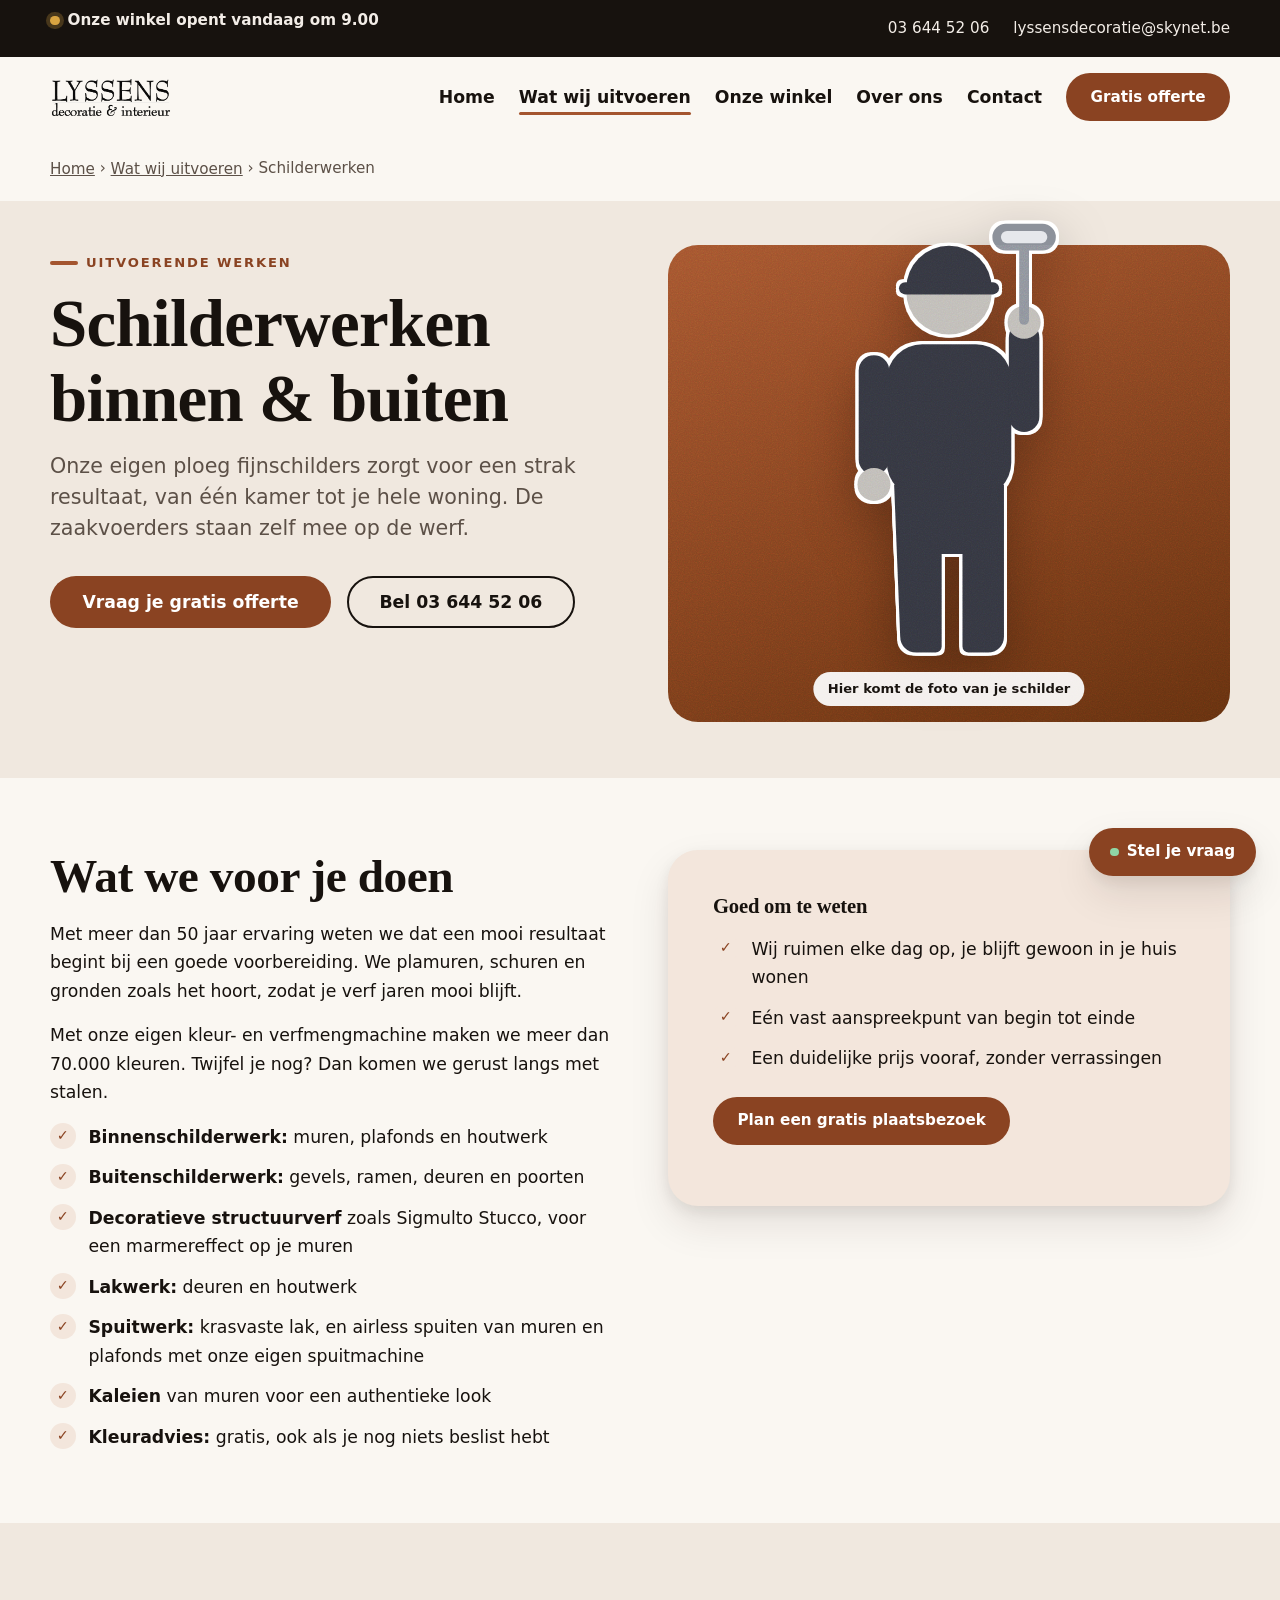
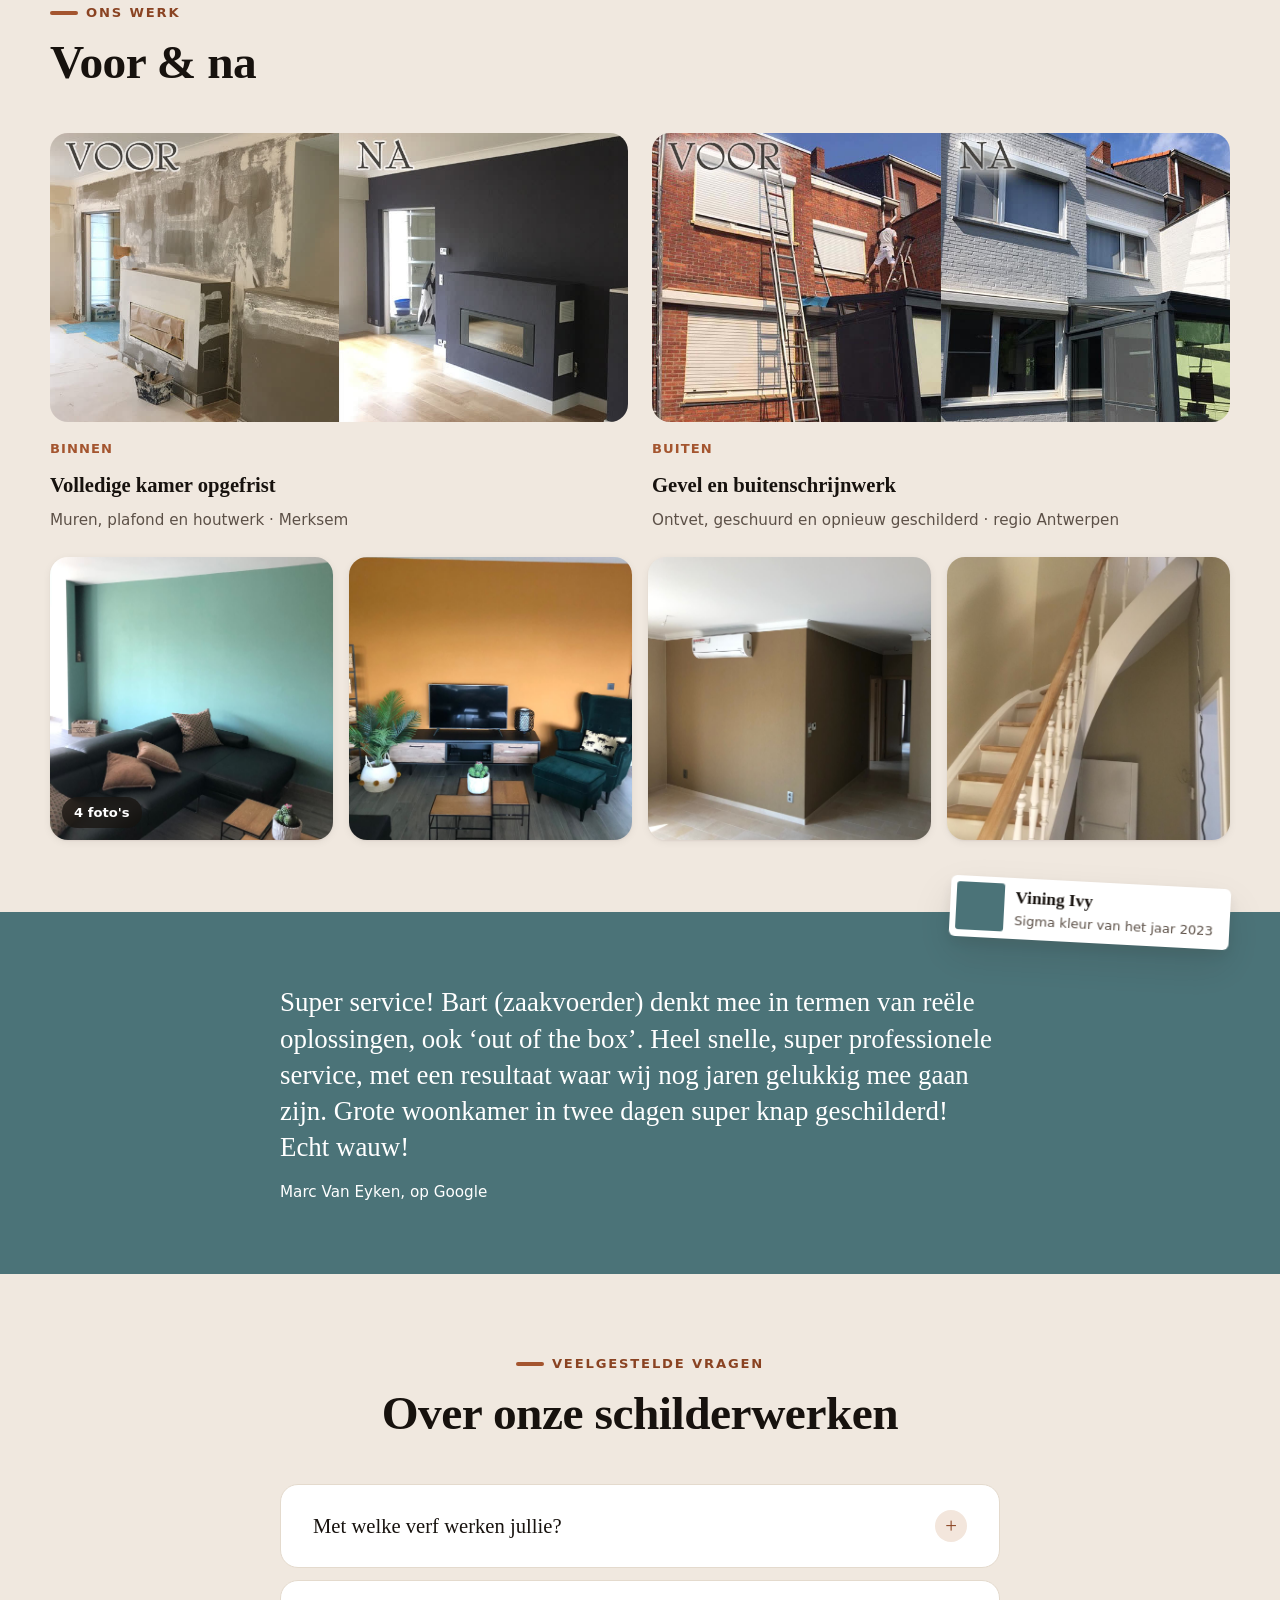
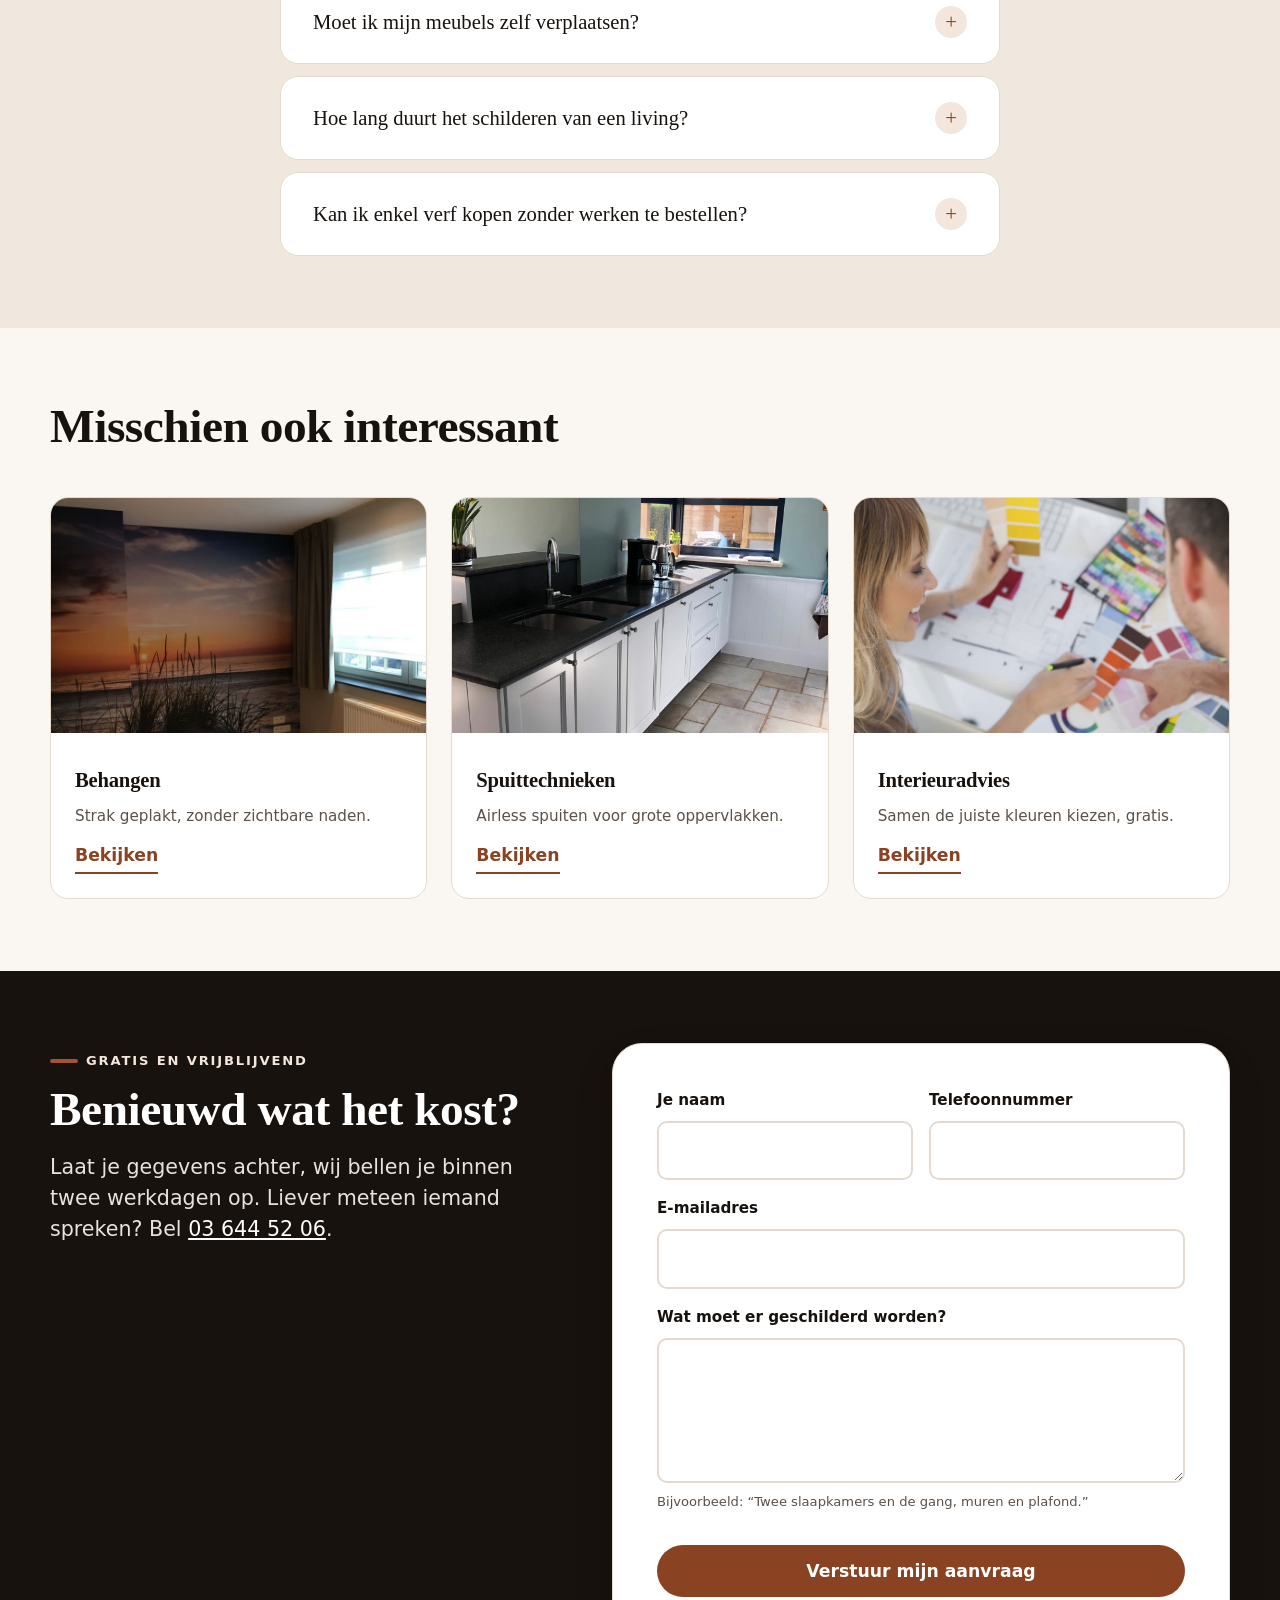
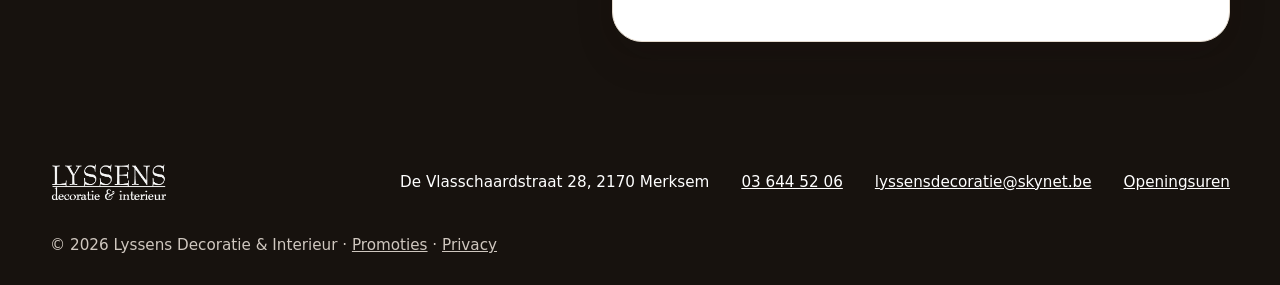
<file: prototype/dienst-schilderwerken.html>
<!DOCTYPE html>
<html lang="nl-BE" data-theme="klei">
<head>
<meta charset="utf-8">
<meta name="viewport" content="width=device-width, initial-scale=1">
<title>Schilderwerken binnen &amp; buiten in Merksem | Lyssens Decoratie &amp; Interieur</title>
<meta name="description" content="Schilderwerken binnen en buiten in Merksem en regio Antwerpen. Vaste ploeg, kwaliteitsverf van Sigma en Mathys, meer dan 70.000 kleuren en een gratis offerte. Bel 03 644 52 06.">
<meta name="robots" content="noindex, nofollow">
<link rel="canonical" href="https://decoratielyssens.be/diensten/uitvoerende-werken/schilderwerken/">
<meta property="og:type" content="article">
<meta property="og:locale" content="nl_BE">
<meta property="og:title" content="Schilderwerken binnen &amp; buiten in Merksem | Lyssens">
<meta property="og:description" content="Vaste ploeg, kwaliteitsverf en een gratis offerte. Al meer dan 50 jaar je schilder in Merksem.">
<meta property="og:url" content="https://decoratielyssens.be/diensten/uitvoerende-werken/schilderwerken/">
<meta name="geo.region" content="BE-VAN">
<meta name="geo.placename" content="Merksem, Antwerpen">
<meta name="geo.position" content="51.2478;4.4386">
<meta name="ICBM" content="51.2478, 4.4386">
<meta name="theme-color" content="#8a4322">
<link rel="stylesheet" href="assets/css/tokens.css">
<link rel="stylesheet" href="assets/css/base.css">
<link rel="stylesheet" href="assets/css/components.css">
<script>
  document.documentElement.classList.add("js");
</script>
<script type="application/ld+json">
{
  "@context": "https://schema.org",
  "@type": "Service",
  "name": "Schilderwerken binnen en buiten",
  "serviceType": "Schilderwerken",
  "description": "Binnen- en buitenschilderwerk, lakwerk, decoratieve structuurverf, airless spuiten en kaleien door de vaste schildersploeg van Lyssens Decoratie & Interieur uit Merksem.",
  "url": "https://decoratielyssens.be/diensten/uitvoerende-werken/schilderwerken/",
  "provider": { "@id": "https://decoratielyssens.be/#bedrijf" },
  "areaServed": [
    { "@type": "City", "name": "Merksem" },
    { "@type": "City", "name": "Antwerpen" },
    { "@type": "City", "name": "Schoten" },
    { "@type": "City", "name": "Brasschaat" },
    { "@type": "City", "name": "Deurne" },
    { "@type": "City", "name": "Ekeren" }
  ],
  "offers": {
    "@type": "Offer",
    "description": "Gratis en vrijblijvende offerte na plaatsbezoek",
    "priceCurrency": "EUR"
  }
}
</script>
<script type="application/ld+json">
{
  "@context": "https://schema.org",
  "@type": "BreadcrumbList",
  "itemListElement": [
    { "@type": "ListItem", "position": 1, "name": "Home", "item": "https://decoratielyssens.be/" },
    { "@type": "ListItem", "position": 2, "name": "Wat wij uitvoeren", "item": "https://decoratielyssens.be/diensten/uitvoerende-werken/" },
    { "@type": "ListItem", "position": 3, "name": "Schilderwerken", "item": "https://decoratielyssens.be/diensten/uitvoerende-werken/schilderwerken/" }
  ]
}
</script>
<script type="application/ld+json">
{
  "@context": "https://schema.org",
  "@type": "FAQPage",
  "mainEntity": [
    {
      "@type": "Question",
      "name": "Met welke verf werkt Lyssens?",
      "acceptedAnswer": { "@type": "Answer", "text": "Wij werken enkel met kwaliteitsverven van Sigma, Lucite, CBS, Mathys en Trimetal. Die geven een betere dekking en gaan jaren langer mee." }
    },
    {
      "@type": "Question",
      "name": "Moet ik mijn meubels zelf verplaatsen voor de schilders komen?",
      "acceptedAnswer": { "@type": "Answer", "text": "Nee. Onze ploeg schuift de meubels zelf naar het midden en dekt alles zorgvuldig af. Achteraf zetten we alles terug zoals het stond." }
    },
    {
      "@type": "Question",
      "name": "Hoe lang duren schilderwerken in een gemiddelde living?",
      "acceptedAnswer": { "@type": "Answer", "text": "Voor een living van ongeveer 30 m² rekenen we doorgaans twee tot drie werkdagen, inclusief voorbereiding en opkuis. De exacte duur staat altijd in je offerte." }
    },
    {
      "@type": "Question",
      "name": "Kan ik zelf een kleur laten mengen zonder werken te bestellen?",
      "acceptedAnswer": { "@type": "Answer", "text": "Ja. Kom gerust langs in de winkel in Merksem. Wij mengen meer dan 70.000 kleuren terwijl je wacht." }
    }
  ]
}
</script>
</head>
<body>

<a class="skip-link" href="#hoofdinhoud">Ga meteen naar de inhoud</a>

<div class="topbar">
  <div class="container topbar__inner">
    <p class="topbar__status" data-winkelstatus><span class="topbar__dot" aria-hidden="true"></span> <span data-winkelstatus-tekst>Onze winkel is open van dinsdag tot zaterdag</span></p>
    <div class="topbar__links">
      <a href="tel:+3236445206">03 644 52 06</a>
      <a href="mailto:lyssensdecoratie@skynet.be">lyssensdecoratie@skynet.be</a>
    </div>
  </div>
</div>

<header class="site-header">
  <div class="container site-header__inner">
    <a class="brand" href="index.html">
      <img src="assets/img/lyssens-logo.png" alt="Lyssens decoratie &amp; interieur, naar de startpagina" width="420" height="138">
    </a>

    <button class="nav-toggle" data-nav-toggle aria-expanded="false" aria-controls="hoofdmenu">
      <span aria-hidden="true">&#9776;</span> Menu
    </button>

    <nav class="nav" id="hoofdmenu" data-nav aria-label="Hoofdmenu">
      <ul class="nav__list">
        <li><a class="nav__link" href="index.html">Home</a></li>
        <li><a class="nav__link" href="werken.html" aria-current="page">Wat wij uitvoeren</a></li>
        <li><a class="nav__link" href="winkel.html">Onze winkel</a></li>
        <li><a class="nav__link" href="over.html">Over ons</a></li>
        <li><a class="nav__link" href="contact.html">Contact</a></li>
      </ul>
      <a class="btn btn--primary" href="#offerte">Gratis offerte</a>
    </nav>
  </div>
</header>

<main id="hoofdinhoud">

  <nav class="breadcrumbs" aria-label="Kruimelpad">
    <div class="container">
      <a href="index.html">Home</a> &rsaquo; <a href="werken.html">Wat wij uitvoeren</a> &rsaquo; <span aria-current="page">Schilderwerken</span>
    </div>
  </nav>

  <section class="page-hero">
    <div class="container split-2">
      <div>
        <p class="eyebrow">Uitvoerende werken</p>
        <h1>Schilderwerken binnen &amp; buiten</h1>
        <p class="lead">Onze eigen ploeg fijnschilders zorgt voor een strak resultaat, van één kamer tot je hele woning. De zaakvoerders staan zelf mee op de werf.</p>
        <div class="hero__actions">
          <a class="btn btn--primary btn--large" href="#offerte">Vraag je gratis offerte</a>
          <a class="btn btn--ghost btn--large" href="tel:+3236445206">Bel 03 644 52 06</a>
        </div>
      </div>
      <div class="hero__stage grain">
        <img class="hero__person cutout" src="assets/img/dummy-medewerker.svg" alt="Plaatshouder voor een uitgeknipte foto van een schilder met verfrol" fetchpriority="high" decoding="async">
        <p class="dummy-tag">Hier komt de foto van je schilder</p>
      </div>
    </div>
  </section>

  <section class="section">
    <div class="container split-2">
      <div>
        <h2>Wat we voor je doen</h2>
        <p>Met meer dan 50 jaar ervaring weten we dat een mooi resultaat begint bij een goede voorbereiding. We plamuren, schuren en gronden zoals het hoort, zodat je verf jaren mooi blijft.</p>
        <p>Met onze eigen kleur- en verfmengmachine maken we meer dan 70.000 kleuren. Twijfel je nog? Dan komen we gerust langs met stalen.</p>
        <ul class="checklist">
          <li><strong>Binnenschilderwerk:</strong> muren, plafonds en houtwerk</li>
          <li><strong>Buitenschilderwerk:</strong> gevels, ramen, deuren en poorten</li>
          <li><strong>Decoratieve structuurverf</strong> zoals Sigmulto Stucco, voor een marmereffect op je muren</li>
          <li><strong>Lakwerk:</strong> deuren en houtwerk</li>
          <li><strong>Spuitwerk:</strong> krasvaste lak, en airless spuiten van muren en plafonds met onze eigen spuitmachine</li>
          <li><strong>Kaleien</strong> van muren voor een authentieke look</li>
          <li><strong>Kleuradvies:</strong> gratis, ook als je nog niets beslist hebt</li>
        </ul>
      </div>

      <div class="panel panel--accent">
        <h3>Goed om te weten</h3>
        <ul class="checklist">
          <li>Wij ruimen elke dag op, je blijft gewoon in je huis wonen</li>
          <li>Eén vast aanspreekpunt van begin tot einde</li>
          <li>Een duidelijke prijs vooraf, zonder verrassingen</li>
        </ul>
        <p class="stack">
          <a class="btn btn--primary" href="#offerte">Plan een gratis plaatsbezoek</a>
        </p>
      </div>
    </div>
  </section>

  <section class="section section--alt">
    <div class="container">
      <div class="section__head">
        <p class="eyebrow">Ons werk</p>
        <h2>Voor &amp; na</h2>
      </div>

      <div class="work-grid">
        <figure class="work">
          <div class="work__media">
            <img src="assets/img/foto/schilderwerken-lyssens-voor-na-1.jpg" alt="Kamer voor en na het schilderwerk" width="960" height="500" decoding="async">
          </div>
          <figcaption>
            <span class="work__tag">Binnen</span>
            <strong>Volledige kamer opgefrist</strong>
            <span>Muren, plafond en houtwerk &middot; Merksem</span>
          </figcaption>
        </figure>
        <figure class="work">
          <div class="work__media">
            <img src="assets/img/foto/schilderwerken-lyssens-voor-na-5-huis-buiten.jpg" alt="Gevel voor en na het buitenschilderwerk" width="960" height="500" decoding="async">
          </div>
          <figcaption>
            <span class="work__tag">Buiten</span>
            <strong>Gevel en buitenschrijnwerk</strong>
            <span>Ontvet, geschuurd en opnieuw geschilderd &middot; regio Antwerpen</span>
          </figcaption>
        </figure>
      </div>

      <div class="gallery stack">
        <img src="assets/img/foto/Schilderwerken.jpeg" alt="Strak afgewerkte muur na het schilderen" width="1200" height="1600" loading="lazy" decoding="async">
        <img src="assets/img/foto/Schilderwerk.jpeg" alt="Schilder werkt een hoek af met de kwast" width="1200" height="1600" loading="lazy" decoding="async">
        <img src="assets/img/foto/Schilderen.jpeg" alt="Plafond schilderen met de rol" width="1200" height="1600" loading="lazy" decoding="async">
        <img src="assets/img/foto/schilder.jpeg" alt="Schilder van Lyssens aan het werk" width="1200" height="1600" loading="lazy" decoding="async">
      </div>
    </div>
  </section>

  <section class="section muur muur--donker section--vining-ivy">
    <p class="kleurstaal" aria-hidden="true"><strong>Vining Ivy</strong>Sigma kleur van het jaar 2023</p>
    <div class="container container--narrow">
      <blockquote class="quote">
        Super service! Bart (zaakvoerder) denkt mee in termen van re&euml;le oplossingen, ook &lsquo;out of the box&rsquo;. Heel snelle, super professionele service, met een resultaat waar wij nog jaren gelukkig mee gaan zijn. Grote woonkamer in twee dagen super knap geschilderd! Echt wauw!
        <footer>Marc Van Eyken, op Google</footer>
      </blockquote>
    </div>
  </section>

  <section class="section section--alt">
    <div class="container container--narrow">
      <div class="section__head section__head--center">
        <p class="eyebrow">Veelgestelde vragen</p>
        <h2>Over onze schilderwerken</h2>
      </div>

      <div class="faq">
        <details class="faq__item">
          <summary>Met welke verf werken jullie?</summary>
          <p>Enkel met kwaliteitsverven van Sigma, Lucite, CBS, Mathys en Trimetal. Die dekken beter en gaan jaren langer mee dan goedkope verf.</p>
        </details>
        <details class="faq__item">
          <summary>Moet ik mijn meubels zelf verplaatsen?</summary>
          <p>Nee, dat doen wij. We schuiven alles naar het midden, dekken zorgvuldig af en zetten achteraf alles terug zoals het stond.</p>
        </details>
        <details class="faq__item">
          <summary>Hoe lang duurt het schilderen van een living?</summary>
          <p>Voor een living van ongeveer 30 m&sup2; rekenen we meestal twee tot drie werkdagen, inclusief voorbereiding en opkuis. De exacte duur staat altijd in je offerte.</p>
        </details>
        <details class="faq__item">
          <summary>Kan ik enkel verf kopen zonder werken te bestellen?</summary>
          <p>Zeker. Kom gerust langs in de winkel. Wij mengen je kleur terwijl je wacht en leggen graag uit hoe je het zelf aanpakt.</p>
        </details>
      </div>
    </div>
  </section>

  <section class="section">
    <div class="container">
      <div class="section__head">
        <h2>Misschien ook interessant</h2>
      </div>
      <div class="card-grid">
        <a class="service-card service-card--photo" href="werken.html#behangen">
          <img src="assets/img/foto/Behangen_3.jpg" alt="Behangwerk uitgevoerd door Lyssens" width="960" height="508" loading="lazy" decoding="async">
          <span class="service-card__body">
            <h3>Behangen</h3>
            <p>Strak geplakt, zonder zichtbare naden.</p>
            <span class="service-card__more">Bekijken</span>
          </span>
        </a>
        <a class="service-card service-card--photo" href="werken.html#spuittechnieken">
          <img src="assets/img/foto/Spuitwerken.jpeg" alt="Spuitwerk door Lyssens" width="1200" height="1600" loading="lazy" decoding="async">
          <span class="service-card__body">
            <h3>Spuittechnieken</h3>
            <p>Airless spuiten voor grote oppervlakken.</p>
            <span class="service-card__more">Bekijken</span>
          </span>
        </a>
        <a class="service-card service-card--photo" href="werken.html#interieuradvies">
          <img src="assets/img/foto/Interieuradvies.jpg" alt="Interieuradvies bij Lyssens" width="960" height="508" loading="lazy" decoding="async">
          <span class="service-card__body">
            <h3>Interieuradvies</h3>
            <p>Samen de juiste kleuren kiezen, gratis.</p>
            <span class="service-card__more">Bekijken</span>
          </span>
        </a>
      </div>
    </div>
  </section>

  <section class="section section--ink" id="offerte">
    <div class="container split-2">
      <div>
        <p class="eyebrow">Gratis en vrijblijvend</p>
        <h2>Benieuwd wat het kost?</h2>
        <p class="lead">Laat je gegevens achter, wij bellen je binnen twee werkdagen op. Liever meteen iemand spreken? Bel <a class="link-on-ink" href="tel:+3236445206">03 644 52 06</a>.</p>
      </div>

      <form class="panel" action="#" method="post" data-demo-form novalidate>
        <div class="form-grid">
          <div class="field">
            <label for="naam">Je naam</label>
            <input id="naam" name="naam" type="text" autocomplete="name" required>
          </div>
          <div class="field">
            <label for="telefoon">Telefoonnummer</label>
            <input id="telefoon" name="telefoon" type="tel" autocomplete="tel" required>
          </div>
          <div class="field field--full">
            <label for="email">E-mailadres</label>
            <input id="email" name="email" type="email" autocomplete="email" required>
          </div>
          <div class="field field--full">
            <label for="bericht">Wat moet er geschilderd worden?</label>
            <textarea id="bericht" name="bericht" rows="4"></textarea>
            <p class="field__hint">Bijvoorbeeld: &ldquo;Twee slaapkamers en de gang, muren en plafond.&rdquo;</p>
          </div>
          <div class="field field--full">
            <button class="btn btn--primary btn--large btn--block" type="submit">Verstuur mijn aanvraag</button>
          </div>
          <p class="form-notice" data-form-notice role="status" hidden>Dit is nog een voorbeeld, er wordt nog niets verstuurd. Zodra de site live staat, komt je aanvraag binnen op lyssensdecoratie@skynet.be.</p>
        </div>
      </form>
    </div>
  </section>

</main>

<footer class="site-footer">
  <div class="container voet">
    <a class="brand voet__merk" href="index.html">
      <img src="assets/img/lyssens-logo.png" alt="Lyssens decoratie &amp; interieur, naar de startpagina" width="420" height="138">
    </a>

    <ul class="voet__info">
      <li>De Vlasschaardstraat 28, 2170 Merksem</li>
      <li><a href="tel:+3236445206">03 644 52 06</a></li>
      <li><a href="mailto:lyssensdecoratie@skynet.be">lyssensdecoratie@skynet.be</a></li>
      <li><a href="winkel.html#openingsuren">Openingsuren</a></li>
    </ul>

    <p class="voet__onder">&copy; 2026 Lyssens Decoratie &amp; Interieur &middot; <a href="promotie.html">Promoties</a> &middot; <a href="privacy.html">Privacy</a></p>
  </div>
</footer>

<div class="call-bar">
  <a class="btn btn--ghost" href="tel:+3236445206"><span class="ico ico--tel" aria-hidden="true"></span> Bellen</a>
  <a class="btn btn--primary" href="#offerte">Gratis offerte</a>
</div>

<script src="assets/js/main.js"></script>
<script src="assets/js/vragen.js"></script>
</body>
</html>
</file>
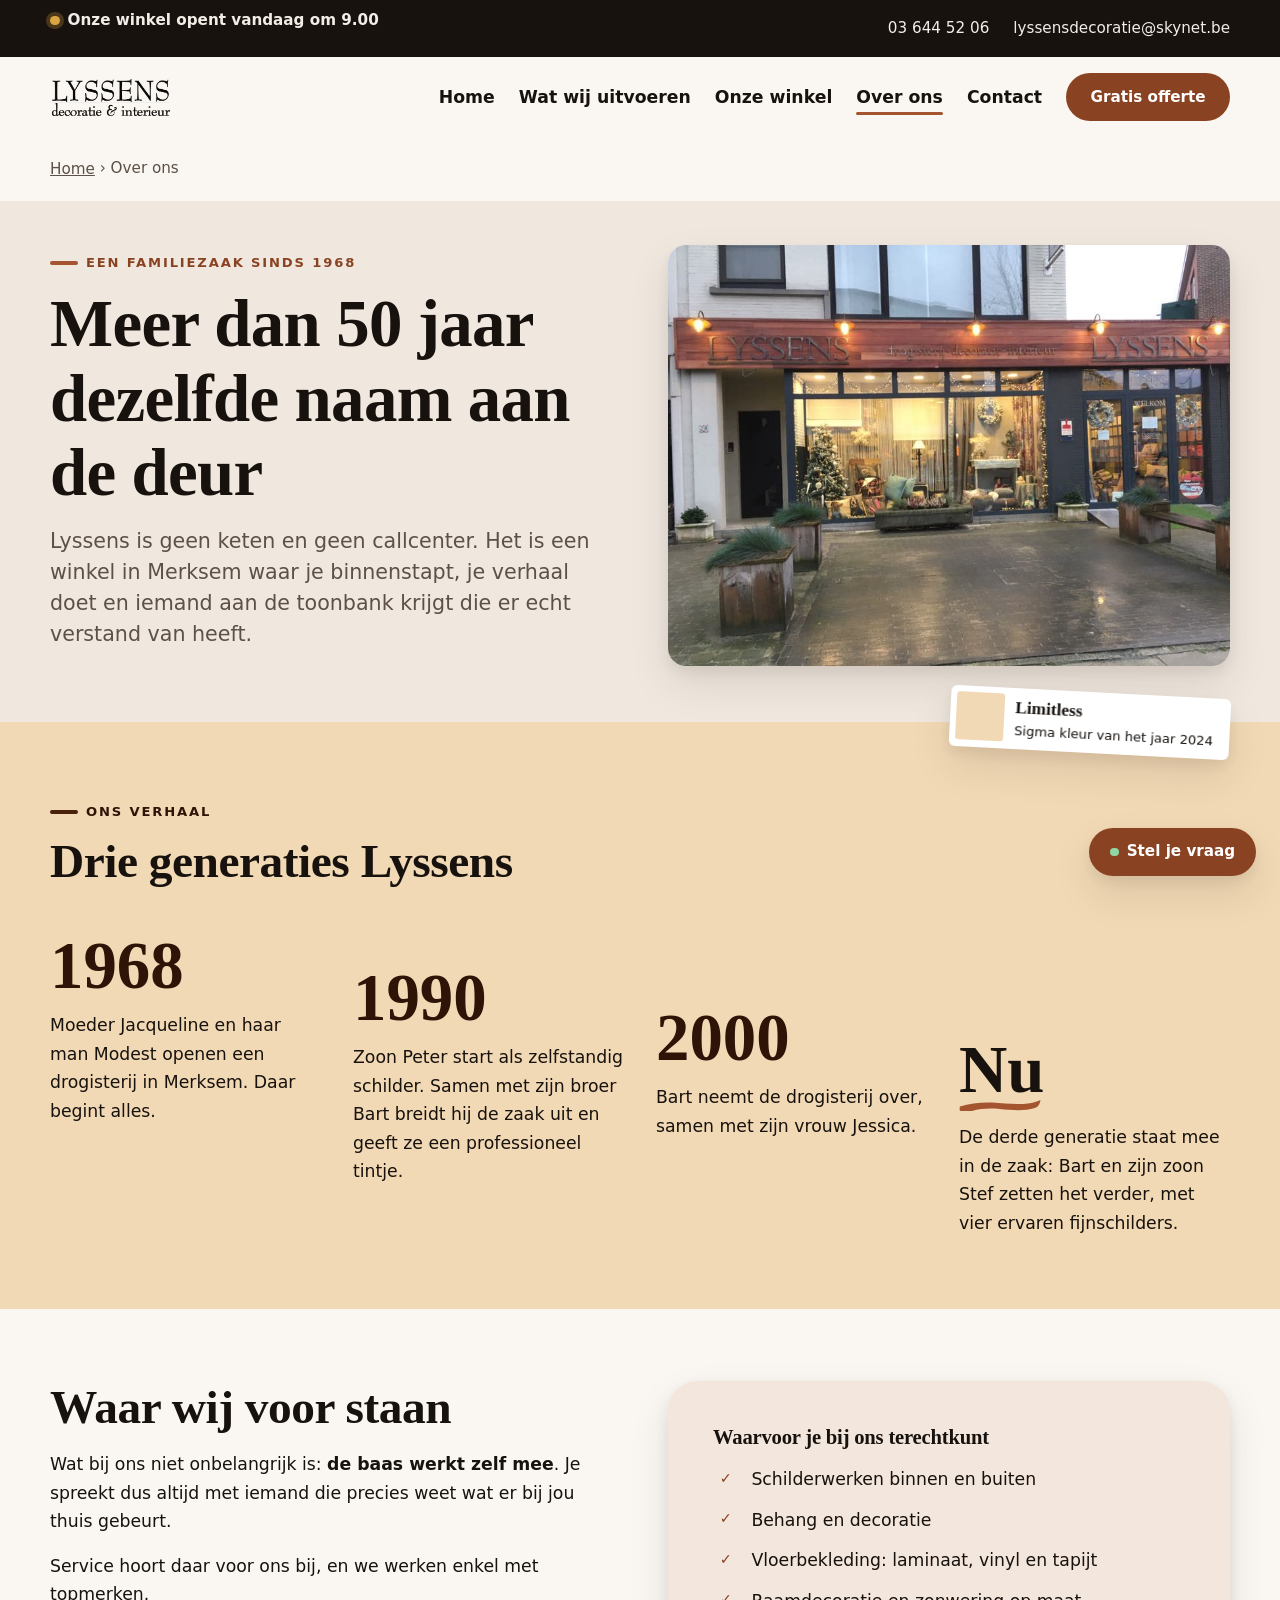
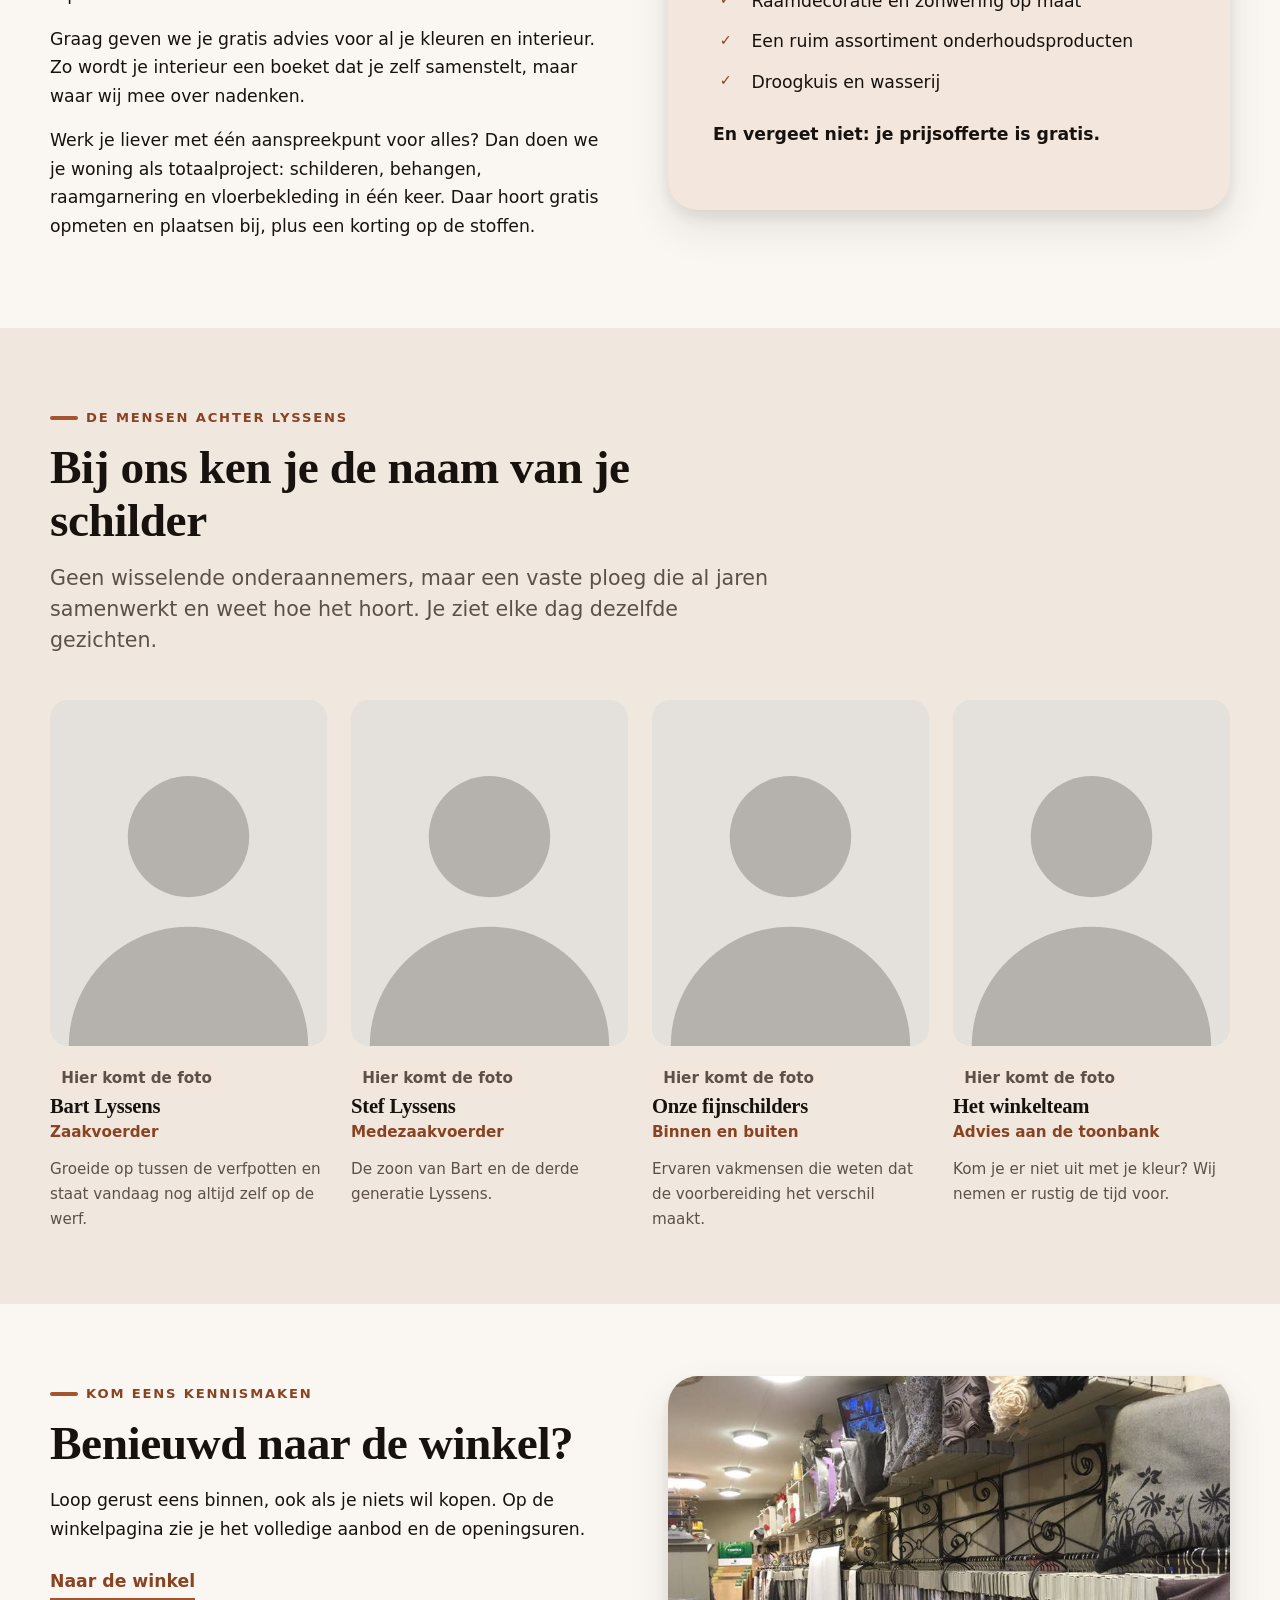
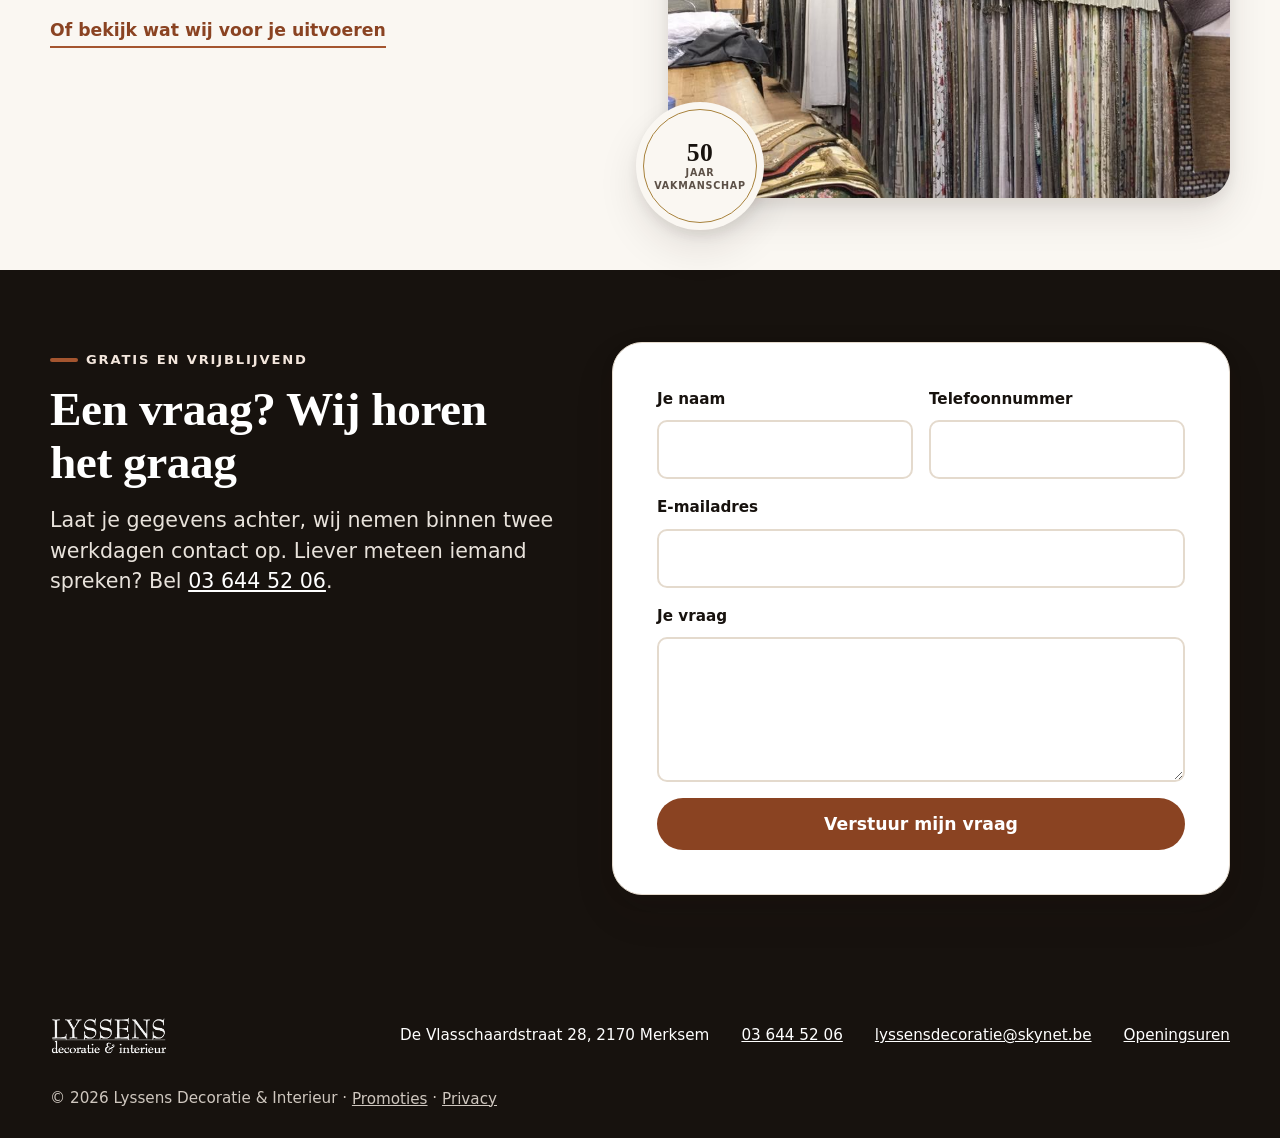
<file: prototype/over.html>
<!DOCTYPE html>
<html lang="nl-BE" data-theme="klei">
<head>
<meta charset="utf-8">
<meta name="viewport" content="width=device-width, initial-scale=1">
<title>Over Lyssens, je schilder en decoratiewinkel in Merksem sinds 1968</title>
<meta name="description" content="Lyssens Decoratie &amp; Interieur is al meer dan 50 jaar een familiezaak in Merksem. Leer de ploeg kennen, bekijk de openingsuren van de winkel en ontdek waarvoor je bij ons terechtkunt.">
<meta name="robots" content="noindex, nofollow">
<link rel="canonical" href="https://decoratielyssens.be/over-lyssens/">
<meta property="og:type" content="article">
<meta property="og:locale" content="nl_BE">
<meta property="og:title" content="Over Lyssens, je schilder en decoratiewinkel in Merksem sinds 1968">
<meta property="og:description" content="Een familiezaak van meer dan 50 jaar, waar de zaakvoerders zelf meewerken, met een vaste ploeg.">
<meta property="og:url" content="https://decoratielyssens.be/over-lyssens/">
<meta name="geo.region" content="BE-VAN">
<meta name="geo.placename" content="Merksem, Antwerpen">
<meta name="geo.position" content="51.2478;4.4386">
<meta name="ICBM" content="51.2478, 4.4386">
<meta name="theme-color" content="#8a4322">
<link rel="stylesheet" href="assets/css/tokens.css">
<link rel="stylesheet" href="assets/css/base.css">
<link rel="stylesheet" href="assets/css/components.css">
<script>
  document.documentElement.classList.add("js");
</script>
<script type="application/ld+json">
{
  "@context": "https://schema.org",
  "@type": "AboutPage",
  "name": "Over Lyssens Decoratie & Interieur",
  "url": "https://decoratielyssens.be/over-lyssens/",
  "about": { "@id": "https://decoratielyssens.be/#bedrijf" },
  "mainEntity": {
    "@type": "HomeAndConstructionBusiness",
    "@id": "https://decoratielyssens.be/#bedrijf",
    "name": "Lyssens Decoratie & Interieur",
    "foundingDate": "1968",
    "telephone": "+3236445206",
    "email": "lyssensdecoratie@skynet.be",
    "address": {
      "@type": "PostalAddress",
      "streetAddress": "De Vlasschaardstraat 28",
      "postalCode": "2170",
      "addressLocality": "Merksem",
      "addressRegion": "Antwerpen",
      "addressCountry": "BE"
    },
    "employee": [
      { "@type": "Person", "name": "Bart Lyssens", "jobTitle": "Zaakvoerder" },
      { "@type": "Person", "name": "Stef Lyssens", "jobTitle": "Medezaakvoerder" }
    ],
    "openingHoursSpecification": [
      { "@type": "OpeningHoursSpecification", "dayOfWeek": "Monday", "description": "Enkel op afspraak" },
      { "@type": "OpeningHoursSpecification", "dayOfWeek": ["Tuesday","Wednesday","Thursday","Friday"], "opens": "08:30", "closes": "12:00" },
      { "@type": "OpeningHoursSpecification", "dayOfWeek": ["Tuesday","Wednesday","Thursday","Friday"], "opens": "13:00", "closes": "18:00" },
      { "@type": "OpeningHoursSpecification", "dayOfWeek": "Saturday", "opens": "09:00", "closes": "15:00" }
    ]
  }
}
</script>
<script type="application/ld+json">
{
  "@context": "https://schema.org",
  "@type": "BreadcrumbList",
  "itemListElement": [
    { "@type": "ListItem", "position": 1, "name": "Home", "item": "https://decoratielyssens.be/" },
    { "@type": "ListItem", "position": 2, "name": "Over ons", "item": "https://decoratielyssens.be/over-lyssens/" }
  ]
}
</script>
</head>
<body>

<a class="skip-link" href="#hoofdinhoud">Ga meteen naar de inhoud</a>

<div class="topbar">
  <div class="container topbar__inner">
    <p class="topbar__status" data-winkelstatus><span class="topbar__dot" aria-hidden="true"></span> <span data-winkelstatus-tekst>Onze winkel is open van dinsdag tot zaterdag</span></p>
    <div class="topbar__links">
      <a href="tel:+3236445206">03 644 52 06</a>
      <a href="mailto:lyssensdecoratie@skynet.be">lyssensdecoratie@skynet.be</a>
    </div>
  </div>
</div>

<header class="site-header">
  <div class="container site-header__inner">
    <a class="brand" href="index.html">
      <img src="assets/img/lyssens-logo.png" alt="Lyssens decoratie &amp; interieur, naar de startpagina" width="420" height="138">
    </a>

    <button class="nav-toggle" data-nav-toggle aria-expanded="false" aria-controls="hoofdmenu">
      <span aria-hidden="true">&#9776;</span> Menu
    </button>

    <nav class="nav" id="hoofdmenu" data-nav aria-label="Hoofdmenu">
      <ul class="nav__list">
        <li><a class="nav__link" href="index.html">Home</a></li>
        <li><a class="nav__link" href="werken.html">Wat wij uitvoeren</a></li>
        <li><a class="nav__link" href="winkel.html">Onze winkel</a></li>
        <li><a class="nav__link" href="over.html" aria-current="page">Over ons</a></li>
        <li><a class="nav__link" href="contact.html">Contact</a></li>
      </ul>
      <a class="btn btn--primary" href="#offerte">Gratis offerte</a>
    </nav>
  </div>
</header>

<main id="hoofdinhoud">

  <nav class="breadcrumbs" aria-label="Kruimelpad">
    <div class="container">
      <a href="index.html">Home</a> &rsaquo; <span aria-current="page">Over ons</span>
    </div>
  </nav>

  <section class="page-hero">
    <div class="container split-2">
      <div>
        <p class="eyebrow">Een familiezaak sinds 1968</p>
        <h1>Meer dan 50 jaar dezelfde naam aan de deur</h1>
        <p class="lead">Lyssens is geen keten en geen callcenter. Het is een winkel in Merksem waar je binnenstapt, je verhaal doet en iemand aan de toonbank krijgt die er echt verstand van heeft.</p>
      </div>
      <figure class="photo-card photo-card--wide">
        <img src="assets/img/foto/Lyssens_Winkel1.jpeg" alt="De winkel van Lyssens Decoratie en Interieur in Merksem" width="854" height="640" fetchpriority="high" decoding="async">
      </figure>
    </div>
  </section>

  <section class="section muur section--limitless" aria-labelledby="verhaal-titel">
    <p class="kleurstaal" aria-hidden="true"><strong>Limitless</strong>Sigma kleur van het jaar 2024</p>
    <div class="container">
      <div class="section__head">
        <p class="eyebrow">Ons verhaal</p>
        <h2 id="verhaal-titel">Drie generaties Lyssens</h2>
      </div>

      <ol class="verhaal">
        <li>
          <span class="verhaal__jaar">1968</span>
          <p>Moeder Jacqueline en haar man Modest openen een drogisterij in Merksem. Daar begint alles.</p>
        </li>
        <li>
          <span class="verhaal__jaar">1990</span>
          <p>Zoon Peter start als zelfstandig schilder. Samen met zijn broer Bart breidt hij de zaak uit en geeft ze een professioneel tintje.</p>
        </li>
        <li>
          <span class="verhaal__jaar">2000</span>
          <p>Bart neemt de drogisterij over, samen met zijn vrouw Jessica.</p>
        </li>
        <li>
          <span class="verhaal__jaar">Nu</span>
          <p>De derde generatie staat mee in de zaak: Bart en zijn zoon Stef zetten het verder, met vier ervaren fijnschilders.</p>
        </li>
      </ol>
    </div>
  </section>

  <section class="section">
    <div class="container split-2">
      <div>
        <h2>Waar wij voor staan</h2>
        <p>Wat bij ons niet onbelangrijk is: <strong>de baas werkt zelf mee</strong>. Je spreekt dus altijd met iemand die precies weet wat er bij jou thuis gebeurt.</p>
        <p>Service hoort daar voor ons bij, en we werken enkel met topmerken.</p>
        <p>Graag geven we je gratis advies voor al je kleuren en interieur. Zo wordt je interieur een boeket dat je zelf samenstelt, maar waar wij mee over nadenken.</p>
        <p>Werk je liever met &eacute;&eacute;n aanspreekpunt voor alles? Dan doen we je woning als totaalproject: schilderen, behangen, raamgarnering en vloerbekleding in &eacute;&eacute;n keer. Daar hoort gratis opmeten en plaatsen bij, plus een korting op de stoffen.</p>
      </div>
      <div class="panel panel--accent">
        <h3>Waarvoor je bij ons terechtkunt</h3>
        <ul class="checklist">
          <li>Schilderwerken binnen en buiten</li>
          <li>Behang en decoratie</li>
          <li>Vloerbekleding: laminaat, vinyl en tapijt</li>
          <li>Raamdecoratie en zonwering op maat</li>
          <li>Een ruim assortiment onderhoudsproducten</li>
          <li>Droogkuis en wasserij</li>
        </ul>
        <p class="stack"><strong>En vergeet niet: je prijsofferte is gratis.</strong></p>
      </div>
    </div>
  </section>

  <section class="section section--alt">
    <div class="container">
      <div class="section__head">
        <p class="eyebrow">De mensen achter Lyssens</p>
        <h2>Bij ons ken je de naam van je schilder</h2>
        <p class="lead">Geen wisselende onderaannemers, maar een vaste ploeg die al jaren samenwerkt en weet hoe het hoort. Je ziet elke dag dezelfde gezichten.</p>
      </div>

      <div class="team-grid">
        <article class="person reveal">
          <img src="assets/img/dummy-portret.svg" alt="Plaatshouder voor een portretfoto van Bart Lyssens" loading="lazy" decoding="async">
          <div class="person__body">
            <p class="dummy-note">Hier komt de foto</p>
            <h3>Bart Lyssens</h3>
            <span class="person__role">Zaakvoerder</span>
            <p>Groeide op tussen de verfpotten en staat vandaag nog altijd zelf op de werf.</p>
          </div>
        </article>
        <article class="person reveal">
          <img src="assets/img/dummy-portret.svg" alt="Plaatshouder voor een portretfoto van Stef Lyssens" loading="lazy" decoding="async">
          <div class="person__body">
            <p class="dummy-note">Hier komt de foto</p>
            <h3>Stef Lyssens</h3>
            <span class="person__role">Medezaakvoerder</span>
            <p>De zoon van Bart en de derde generatie Lyssens.</p>
          </div>
        </article>
        <article class="person reveal">
          <img src="assets/img/dummy-portret.svg" alt="Plaatshouder voor een portretfoto van een fijnschilder" loading="lazy" decoding="async">
          <div class="person__body">
            <p class="dummy-note">Hier komt de foto</p>
            <h3>Onze fijnschilders</h3>
            <span class="person__role">Binnen en buiten</span>
            <p>Ervaren vakmensen die weten dat de voorbereiding het verschil maakt.</p>
          </div>
        </article>
        <article class="person reveal">
          <img src="assets/img/dummy-portret.svg" alt="Plaatshouder voor een portretfoto van het winkelteam" loading="lazy" decoding="async">
          <div class="person__body">
            <p class="dummy-note">Hier komt de foto</p>
            <h3>Het winkelteam</h3>
            <span class="person__role">Advies aan de toonbank</span>
            <p>Kom je er niet uit met je kleur? Wij nemen er rustig de tijd voor.</p>
          </div>
        </article>
      </div>
    </div>
  </section>

  <section class="section">
    <div class="container">
      <div class="split-2">
        <div>
          <p class="eyebrow">Kom eens kennismaken</p>
          <h2>Benieuwd naar de winkel?</h2>
          <p>Loop gerust eens binnen, ook als je niets wil kopen. Op de winkelpagina zie je het volledige aanbod en de openingsuren.</p>
          <p class="stack"><a class="link-arrow" href="winkel.html">Naar de winkel</a></p>
          <p><a class="link-arrow" href="werken.html">Of bekijk wat wij voor je uitvoeren</a></p>
        </div>
        <figure class="teaser-foto">
          <img src="assets/img/foto/Lyssens_Winkel2.jpeg" alt="Stoffen en kussens in de winkel van Lyssens" width="854" height="640" loading="lazy" decoding="async">
          <p class="seal"><strong>50</strong><span>jaar vakmanschap</span></p>
        </figure>
      </div>
    </div>
  </section>

  <section class="section section--ink" id="offerte">
    <div class="container split-2">
      <div>
        <p class="eyebrow">Gratis en vrijblijvend</p>
        <h2>Een vraag? Wij horen het graag</h2>
        <p class="lead">Laat je gegevens achter, wij nemen binnen twee werkdagen contact op. Liever meteen iemand spreken? Bel <a class="link-on-ink" href="tel:+3236445206">03 644 52 06</a>.</p>
      </div>

      <form class="panel" action="#" method="post" data-demo-form novalidate>
        <div class="form-grid">
          <div class="field">
            <label for="naam">Je naam</label>
            <input id="naam" name="naam" type="text" autocomplete="name" required>
          </div>
          <div class="field">
            <label for="telefoon">Telefoonnummer</label>
            <input id="telefoon" name="telefoon" type="tel" autocomplete="tel" required>
          </div>
          <div class="field field--full">
            <label for="email">E-mailadres</label>
            <input id="email" name="email" type="email" autocomplete="email" required>
          </div>
          <div class="field field--full">
            <label for="bericht">Je vraag</label>
            <textarea id="bericht" name="bericht" rows="4"></textarea>
          </div>
          <div class="field field--full">
            <button class="btn btn--primary btn--large btn--block" type="submit">Verstuur mijn vraag</button>
          </div>
          <p class="form-notice" data-form-notice role="status" hidden>Dit is nog een voorbeeld, er wordt nog niets verstuurd. Zodra de site live staat, komt je vraag binnen op lyssensdecoratie@skynet.be.</p>
        </div>
      </form>
    </div>
  </section>

</main>

<footer class="site-footer">
  <div class="container voet">
    <a class="brand voet__merk" href="index.html">
      <img src="assets/img/lyssens-logo.png" alt="Lyssens decoratie &amp; interieur, naar de startpagina" width="420" height="138">
    </a>

    <ul class="voet__info">
      <li>De Vlasschaardstraat 28, 2170 Merksem</li>
      <li><a href="tel:+3236445206">03 644 52 06</a></li>
      <li><a href="mailto:lyssensdecoratie@skynet.be">lyssensdecoratie@skynet.be</a></li>
      <li><a href="winkel.html#openingsuren">Openingsuren</a></li>
    </ul>

    <p class="voet__onder">&copy; 2026 Lyssens Decoratie &amp; Interieur &middot; <a href="promotie.html">Promoties</a> &middot; <a href="privacy.html">Privacy</a></p>
  </div>
</footer>

<div class="call-bar">
  <a class="btn btn--ghost" href="tel:+3236445206"><span class="ico ico--tel" aria-hidden="true"></span> Bellen</a>
  <a class="btn btn--primary" href="#offerte">Gratis offerte</a>
</div>

<script src="assets/js/main.js"></script>
<script src="assets/js/vragen.js"></script>
</body>
</html>
</file>
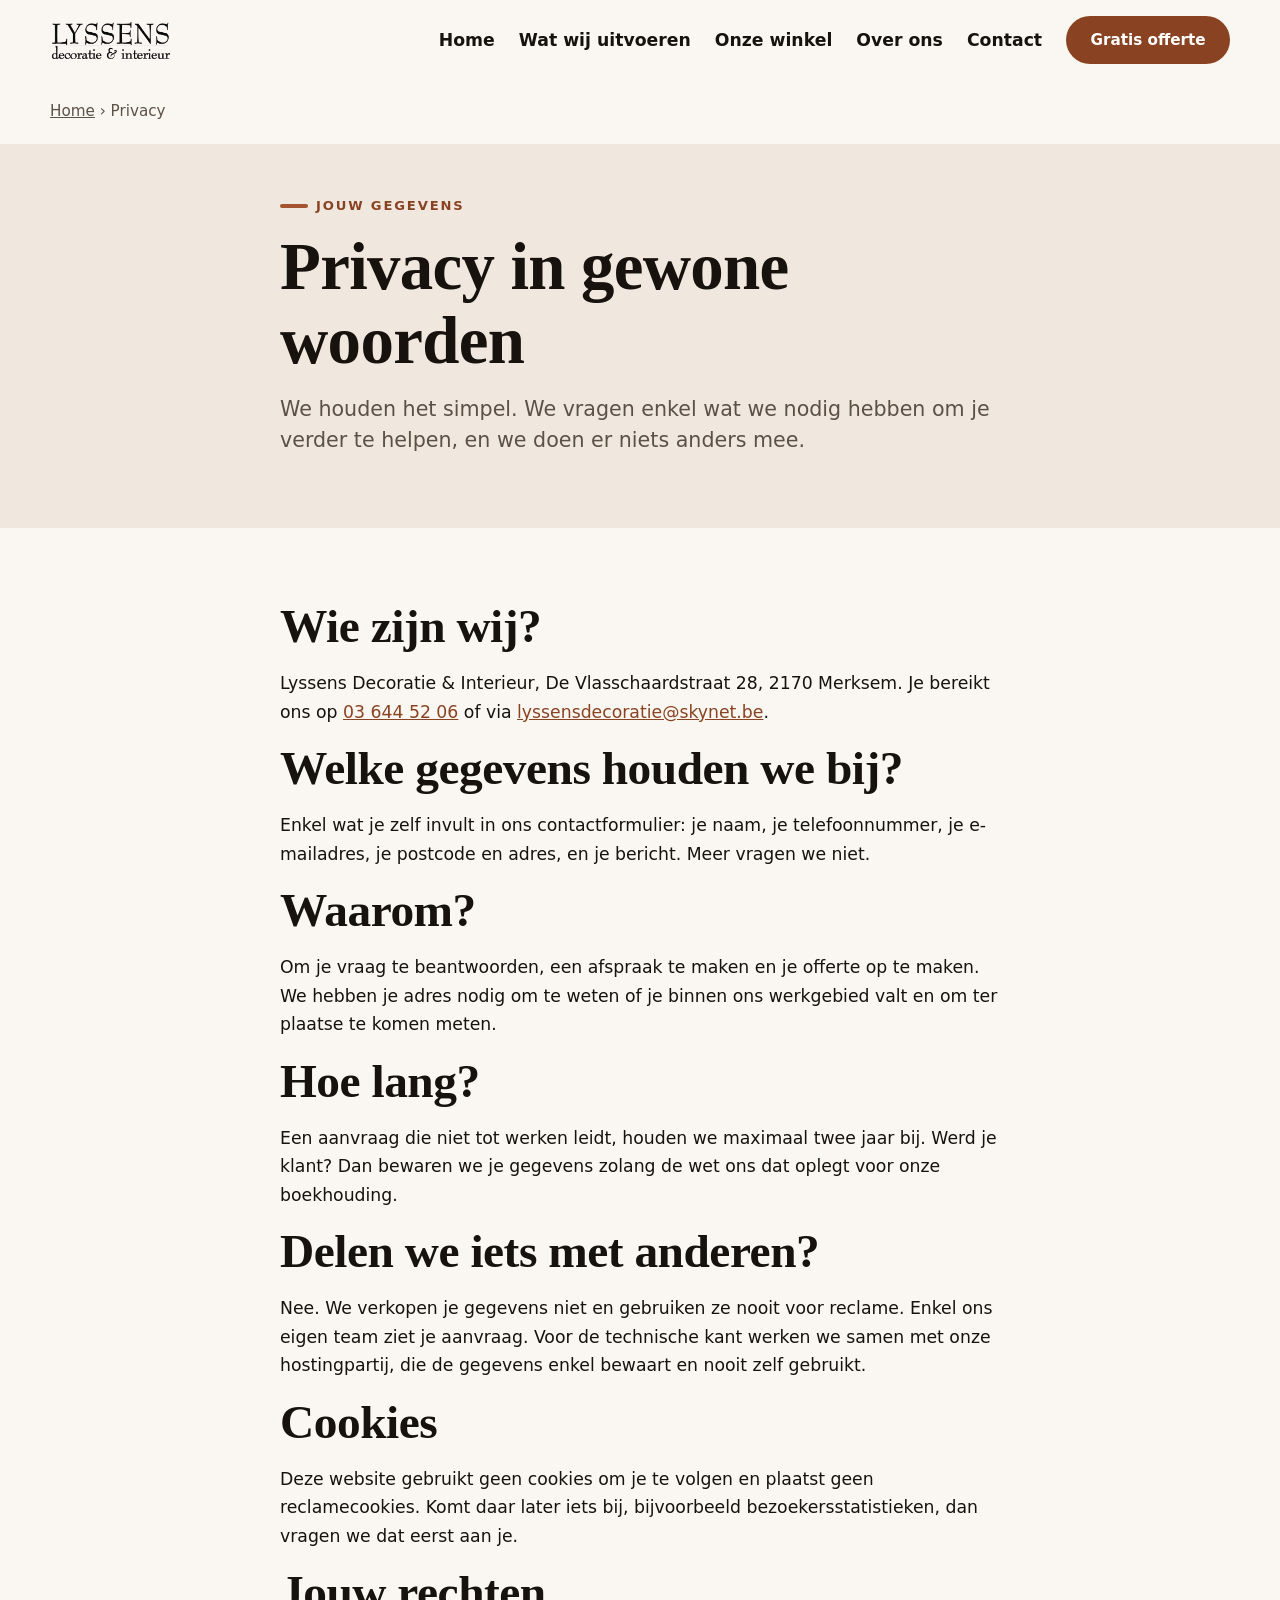
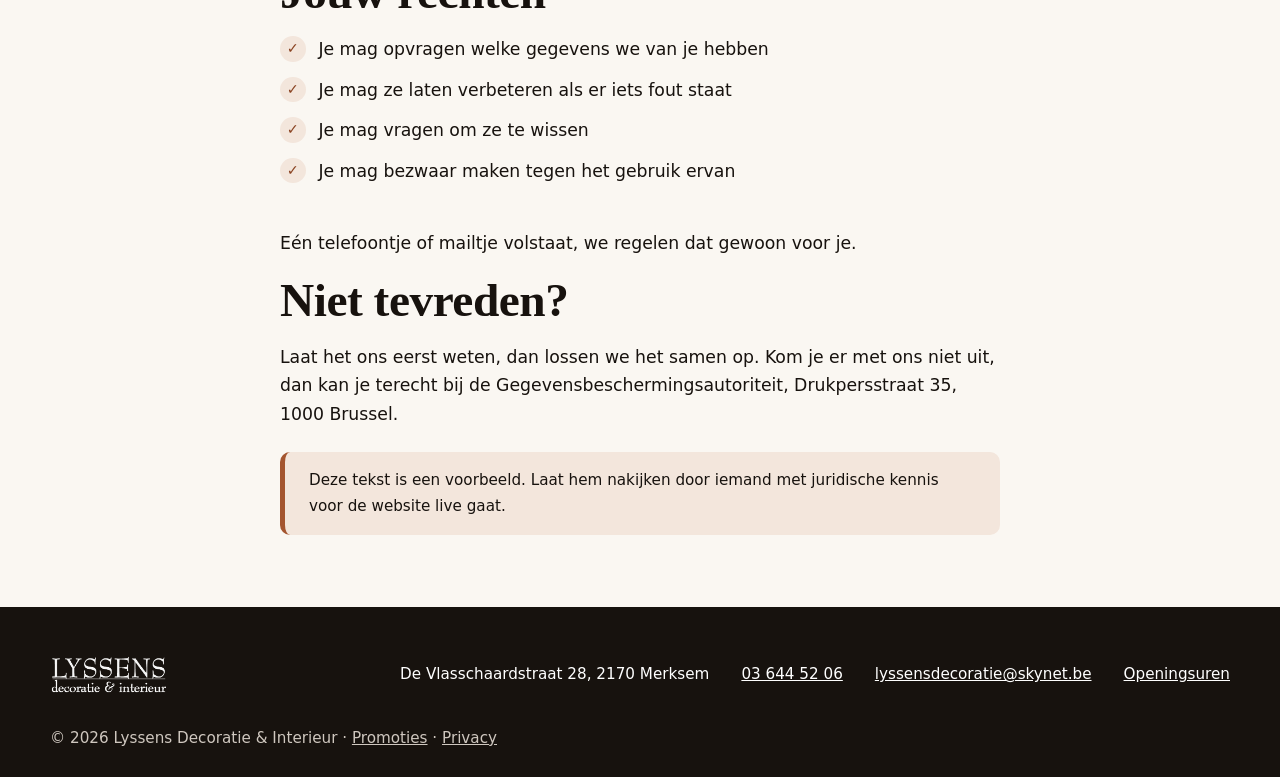
<file: prototype/privacy.html>
<!DOCTYPE html>
<html lang="nl-BE" data-theme="klei">
<head>
<meta charset="utf-8">
<meta name="viewport" content="width=device-width, initial-scale=1">
<title>Privacy | Lyssens Decoratie &amp; Interieur</title>
<meta name="description" content="Hoe Lyssens Decoratie &amp; Interieur uit Merksem omgaat met je gegevens: wat we bijhouden, waarom, hoe lang en welke rechten je hebt.">
<meta name="robots" content="noindex, follow">
<link rel="canonical" href="https://decoratielyssens.be/privacy/">
<meta name="theme-color" content="#8a4322">
<link rel="stylesheet" href="assets/css/tokens.css">
<link rel="stylesheet" href="assets/css/base.css">
<link rel="stylesheet" href="assets/css/components.css">
<script>
  document.documentElement.classList.add("js");
</script>
</head>
<body>

<a class="skip-link" href="#hoofdinhoud">Ga meteen naar de inhoud</a>

<header class="site-header">
  <div class="container site-header__inner">
    <a class="brand" href="index.html">
      <img src="assets/img/lyssens-logo.png" alt="Lyssens decoratie &amp; interieur, naar de startpagina" width="420" height="138">
    </a>

    <button class="nav-toggle" data-nav-toggle aria-expanded="false" aria-controls="hoofdmenu">
      <span aria-hidden="true">&#9776;</span> Menu
    </button>

    <nav class="nav" id="hoofdmenu" data-nav aria-label="Hoofdmenu">
      <ul class="nav__list">
        <li><a class="nav__link" href="index.html">Home</a></li>
        <li><a class="nav__link" href="werken.html">Wat wij uitvoeren</a></li>
        <li><a class="nav__link" href="winkel.html">Onze winkel</a></li>
        <li><a class="nav__link" href="over.html">Over ons</a></li>
        <li><a class="nav__link" href="contact.html">Contact</a></li>
      </ul>
      <a class="btn btn--primary" href="contact.html#offerte">Gratis offerte</a>
    </nav>
  </div>
</header>

<main id="hoofdinhoud">

  <nav class="breadcrumbs" aria-label="Kruimelpad">
    <div class="container">
      <a href="index.html">Home</a> &rsaquo; <span aria-current="page">Privacy</span>
    </div>
  </nav>

  <section class="page-hero">
    <div class="container container--narrow">
      <p class="eyebrow">Jouw gegevens</p>
      <h1>Privacy in gewone woorden</h1>
      <p class="lead">We houden het simpel. We vragen enkel wat we nodig hebben om je verder te helpen, en we doen er niets anders mee.</p>
    </div>
  </section>

  <section class="section">
    <div class="container container--narrow">
      <h2>Wie zijn wij?</h2>
      <p>Lyssens Decoratie &amp; Interieur, De Vlasschaardstraat 28, 2170 Merksem. Je bereikt ons op <a href="tel:+3236445206">03 644 52 06</a> of via <a href="mailto:lyssensdecoratie@skynet.be">lyssensdecoratie@skynet.be</a>.</p>

      <h2>Welke gegevens houden we bij?</h2>
      <p>Enkel wat je zelf invult in ons contactformulier: je naam, je telefoonnummer, je e-mailadres, je postcode en adres, en je bericht. Meer vragen we niet.</p>

      <h2>Waarom?</h2>
      <p>Om je vraag te beantwoorden, een afspraak te maken en je offerte op te maken. We hebben je adres nodig om te weten of je binnen ons werkgebied valt en om ter plaatse te komen meten.</p>

      <h2>Hoe lang?</h2>
      <p>Een aanvraag die niet tot werken leidt, houden we maximaal twee jaar bij. Werd je klant? Dan bewaren we je gegevens zolang de wet ons dat oplegt voor onze boekhouding.</p>

      <h2>Delen we iets met anderen?</h2>
      <p>Nee. We verkopen je gegevens niet en gebruiken ze nooit voor reclame. Enkel ons eigen team ziet je aanvraag. Voor de technische kant werken we samen met onze hostingpartij, die de gegevens enkel bewaart en nooit zelf gebruikt.</p>

      <h2>Cookies</h2>
      <p>Deze website gebruikt geen cookies om je te volgen en plaatst geen reclamecookies. Komt daar later iets bij, bijvoorbeeld bezoekersstatistieken, dan vragen we dat eerst aan je.</p>

      <h2>Jouw rechten</h2>
      <ul class="checklist">
        <li>Je mag opvragen welke gegevens we van je hebben</li>
        <li>Je mag ze laten verbeteren als er iets fout staat</li>
        <li>Je mag vragen om ze te wissen</li>
        <li>Je mag bezwaar maken tegen het gebruik ervan</li>
      </ul>
      <p class="section__note">E&eacute;n telefoontje of mailtje volstaat, we regelen dat gewoon voor je.</p>

      <h2>Niet tevreden?</h2>
      <p>Laat het ons eerst weten, dan lossen we het samen op. Kom je er met ons niet uit, dan kan je terecht bij de Gegevensbeschermingsautoriteit, Drukpersstraat 35, 1000 Brussel.</p>

      <p class="note">Deze tekst is een voorbeeld. Laat hem nakijken door iemand met juridische kennis voor de website live gaat.</p>
    </div>
  </section>

</main>

<footer class="site-footer">
  <div class="container voet">
    <a class="brand voet__merk" href="index.html">
      <img src="assets/img/lyssens-logo.png" alt="Lyssens decoratie &amp; interieur, naar de startpagina" width="420" height="138">
    </a>

    <ul class="voet__info">
      <li>De Vlasschaardstraat 28, 2170 Merksem</li>
      <li><a href="tel:+3236445206">03 644 52 06</a></li>
      <li><a href="mailto:lyssensdecoratie@skynet.be">lyssensdecoratie@skynet.be</a></li>
      <li><a href="winkel.html#openingsuren">Openingsuren</a></li>
    </ul>

    <p class="voet__onder">&copy; 2026 Lyssens Decoratie &amp; Interieur &middot; <a href="promotie.html">Promoties</a> &middot; <a href="privacy.html">Privacy</a></p>
  </div>
</footer>

<script src="assets/js/main.js"></script>
</body>
</html>
</file>
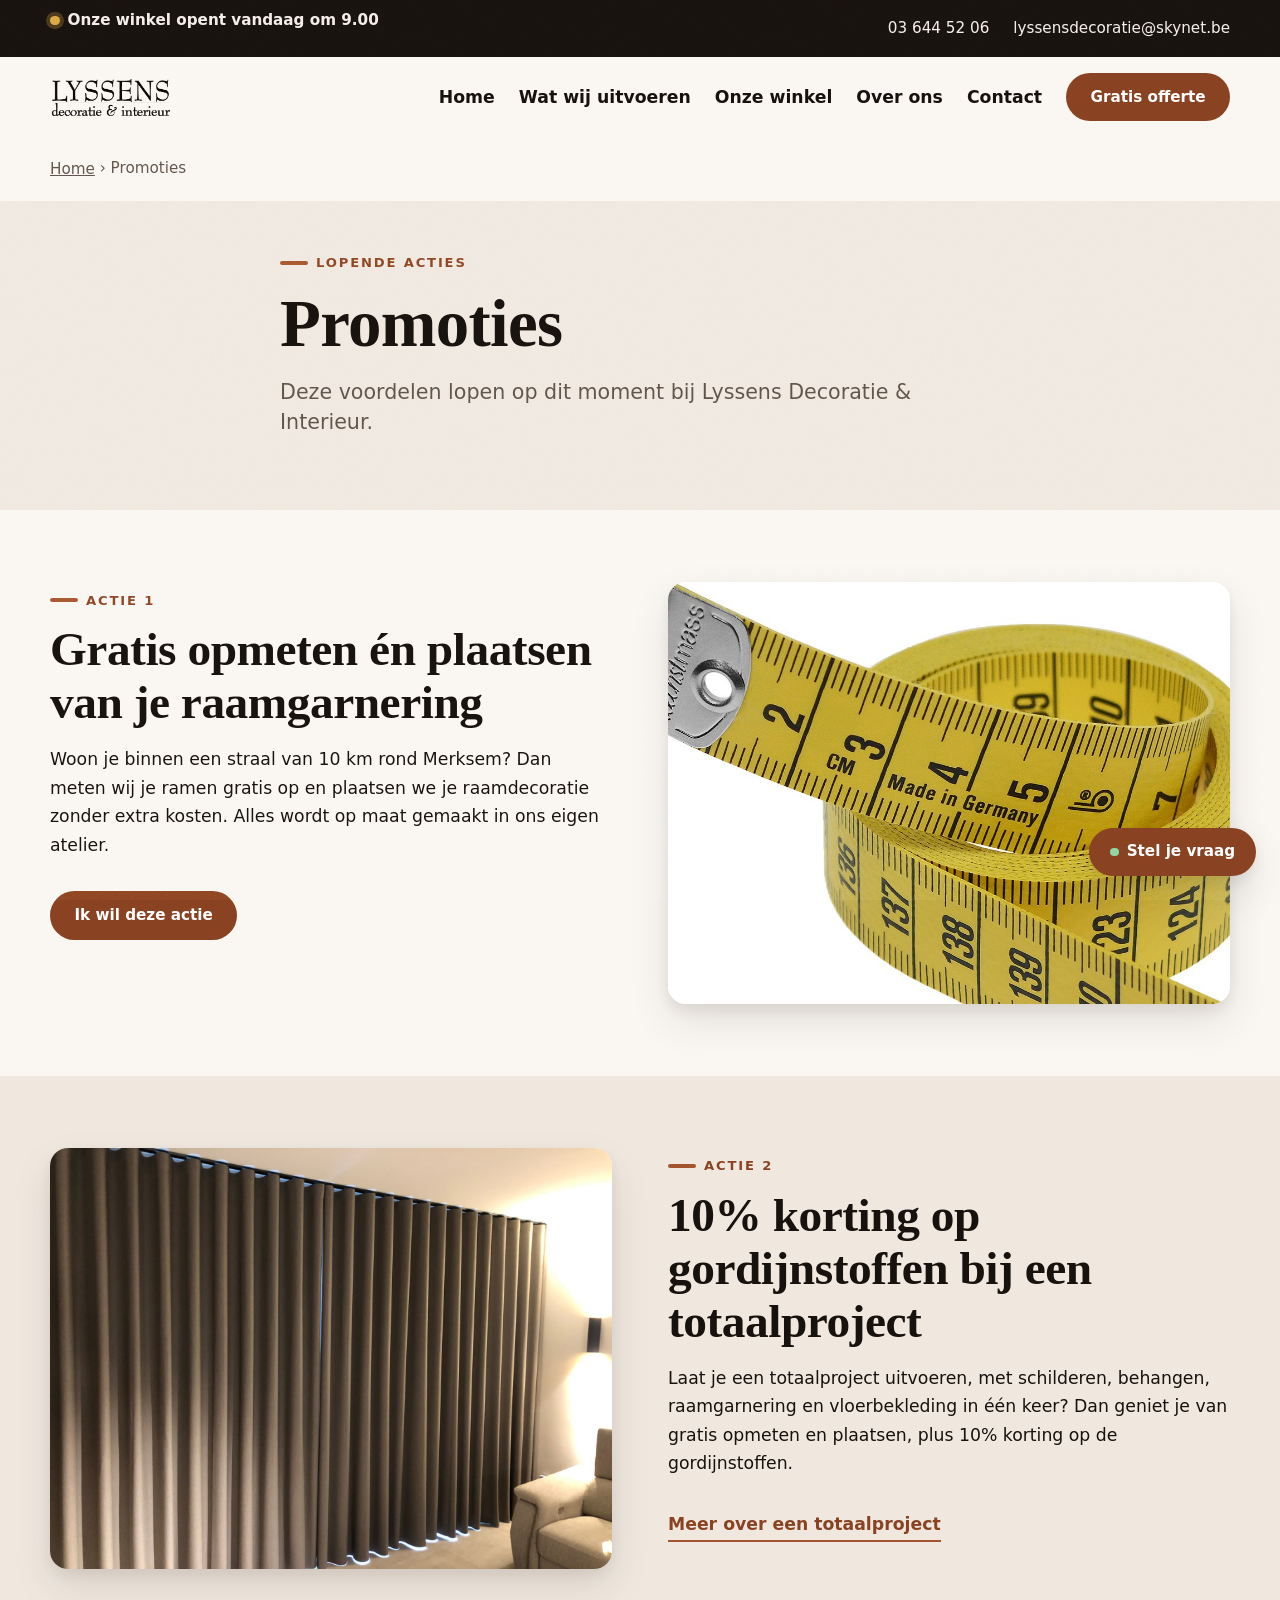
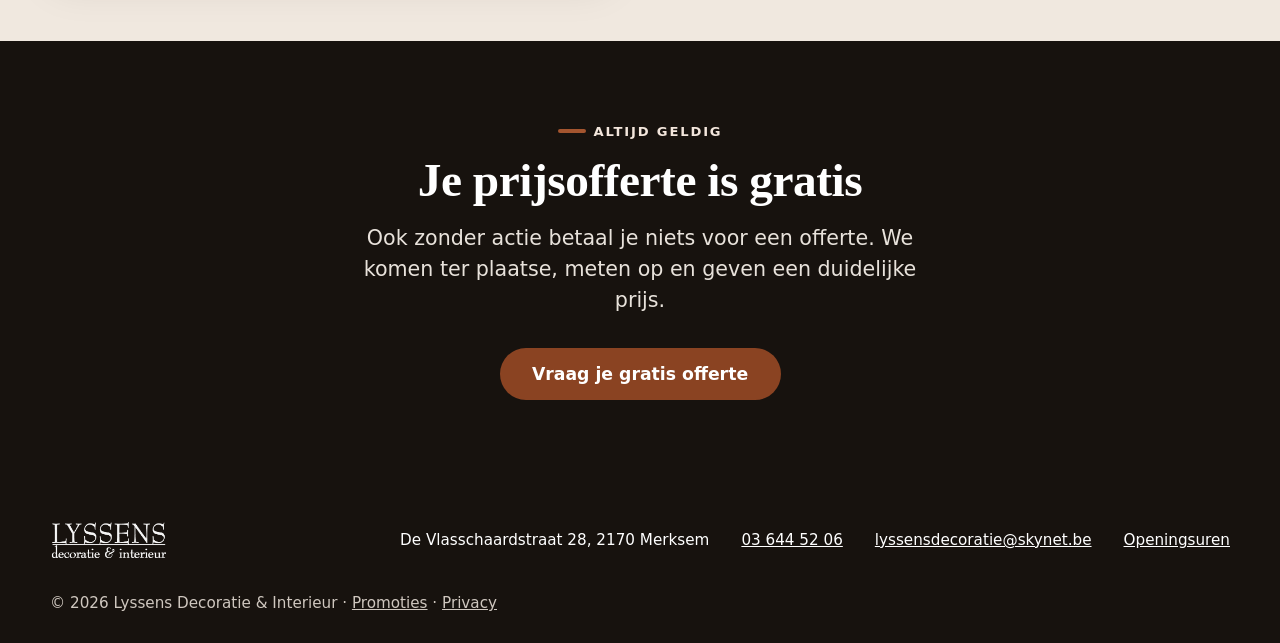
<file: prototype/promotie.html>
<!DOCTYPE html>
<html lang="nl-BE" data-theme="klei">
<head>
<meta charset="utf-8">
<meta name="viewport" content="width=device-width, initial-scale=1">
<title>Promoties: gratis opmeten en plaatsen van je raamgarnering | Lyssens</title>
<meta name="description" content="Lopende acties bij Lyssens Decoratie &amp; Interieur in Merksem: gratis opmeten en plaatsen van je raamgarnering binnen 10 km rond Merksem, en 10% korting op gordijnstoffen bij een totaalproject.">
<meta name="robots" content="noindex, nofollow">
<link rel="canonical" href="https://decoratielyssens.be/promotie/">
<meta name="geo.region" content="BE-VAN">
<meta name="geo.placename" content="Merksem, Antwerpen">
<meta name="theme-color" content="#8a4322">
<link rel="stylesheet" href="assets/css/tokens.css">
<link rel="stylesheet" href="assets/css/base.css">
<link rel="stylesheet" href="assets/css/components.css">
<script>
  document.documentElement.classList.add("js");
</script>
</head>
<body>

<a class="skip-link" href="#hoofdinhoud">Ga meteen naar de inhoud</a>

<div class="topbar">
  <div class="container topbar__inner">
    <p class="topbar__status" data-winkelstatus><span class="topbar__dot" aria-hidden="true"></span> <span data-winkelstatus-tekst>Onze winkel is open van dinsdag tot zaterdag</span></p>
    <div class="topbar__links">
      <a href="tel:+3236445206">03 644 52 06</a>
      <a href="mailto:lyssensdecoratie@skynet.be">lyssensdecoratie@skynet.be</a>
    </div>
  </div>
</div>

<header class="site-header">
  <div class="container site-header__inner">
    <a class="brand" href="index.html">
      <img src="assets/img/lyssens-logo.png" alt="Lyssens decoratie &amp; interieur, naar de startpagina" width="420" height="138">
    </a>

    <button class="nav-toggle" data-nav-toggle aria-expanded="false" aria-controls="hoofdmenu">
      <span aria-hidden="true">&#9776;</span> Menu
    </button>

    <nav class="nav" id="hoofdmenu" data-nav aria-label="Hoofdmenu">
      <ul class="nav__list">
        <li><a class="nav__link" href="index.html">Home</a></li>
        <li><a class="nav__link" href="werken.html">Wat wij uitvoeren</a></li>
        <li><a class="nav__link" href="winkel.html">Onze winkel</a></li>
        <li><a class="nav__link" href="over.html">Over ons</a></li>
        <li><a class="nav__link" href="contact.html">Contact</a></li>
      </ul>
      <a class="btn btn--primary" href="contact.html#offerte">Gratis offerte</a>
    </nav>
  </div>
</header>

<main id="hoofdinhoud">

  <nav class="breadcrumbs" aria-label="Kruimelpad">
    <div class="container">
      <a href="index.html">Home</a> &rsaquo; <span aria-current="page">Promoties</span>
    </div>
  </nav>

  <section class="page-hero">
    <div class="container container--narrow">
      <p class="eyebrow">Lopende acties</p>
      <h1>Promoties</h1>
      <p class="lead">Deze voordelen lopen op dit moment bij Lyssens Decoratie &amp; Interieur.</p>
    </div>
  </section>

  <section class="section">
    <div class="container split-2">
      <div>
        <p class="eyebrow">Actie 1</p>
        <h2>Gratis opmeten &eacute;n plaatsen van je raamgarnering</h2>
        <p>Woon je binnen een straal van 10 km rond Merksem? Dan meten wij je ramen gratis op en plaatsen we je raamdecoratie zonder extra kosten. Alles wordt op maat gemaakt in ons eigen atelier.</p>
        <p class="section__more section__more--left">
          <a class="btn btn--primary" href="contact.html#offerte">Ik wil deze actie</a>
        </p>
      </div>
      <figure class="photo-card photo-card--wide">
        <img src="assets/img/foto/meetlint.jpg" alt="Meetlint klaar om ramen op te meten" width="1156" height="756" fetchpriority="high" decoding="async">
      </figure>
    </div>
  </section>

  <section class="section section--alt">
    <div class="container split-2 split-2--flip">
      <div>
        <p class="eyebrow">Actie 2</p>
        <h2>10% korting op gordijnstoffen bij een totaalproject</h2>
        <p>Laat je een totaalproject uitvoeren, met schilderen, behangen, raamgarnering en vloerbekleding in &eacute;&eacute;n keer? Dan geniet je van gratis opmeten en plaatsen, plus 10% korting op de gordijnstoffen.</p>
        <p class="section__more section__more--left">
          <a class="link-arrow" href="werken.html#totaalproject">Meer over een totaalproject</a>
        </p>
      </div>
      <figure class="photo-card photo-card--wide">
        <img src="assets/img/foto/Gordijnen.jpeg" alt="Gordijnen op maat gemaakt door Lyssens" width="1600" height="1200" loading="lazy" decoding="async">
      </figure>
    </div>
  </section>

  <section class="section section--ink grain">
    <div class="container container--narrow text-center">
      <p class="eyebrow">Altijd geldig</p>
      <h2>Je prijsofferte is gratis</h2>
      <p class="lead">Ook zonder actie betaal je niets voor een offerte. We komen ter plaatse, meten op en geven een duidelijke prijs.</p>
      <p class="section__more">
        <a class="btn btn--primary btn--large" href="contact.html#offerte">Vraag je gratis offerte</a>
      </p>
    </div>
  </section>

</main>

<footer class="site-footer">
  <div class="container voet">
    <a class="brand voet__merk" href="index.html">
      <img src="assets/img/lyssens-logo.png" alt="Lyssens decoratie &amp; interieur, naar de startpagina" width="420" height="138">
    </a>

    <ul class="voet__info">
      <li>De Vlasschaardstraat 28, 2170 Merksem</li>
      <li><a href="tel:+3236445206">03 644 52 06</a></li>
      <li><a href="mailto:lyssensdecoratie@skynet.be">lyssensdecoratie@skynet.be</a></li>
      <li><a href="winkel.html#openingsuren">Openingsuren</a></li>
    </ul>

    <p class="voet__onder">&copy; 2026 Lyssens Decoratie &amp; Interieur &middot; <a href="promotie.html">Promoties</a> &middot; <a href="privacy.html">Privacy</a></p>
  </div>
</footer>

<div class="call-bar">
  <a class="btn btn--ghost" href="tel:+3236445206"><span class="ico ico--tel" aria-hidden="true"></span> Bellen</a>
  <a class="btn btn--primary" href="contact.html#offerte">Gratis offerte</a>
</div>

<script src="assets/js/main.js"></script>
<script src="assets/js/vragen.js"></script>
</body>
</html>
</file>
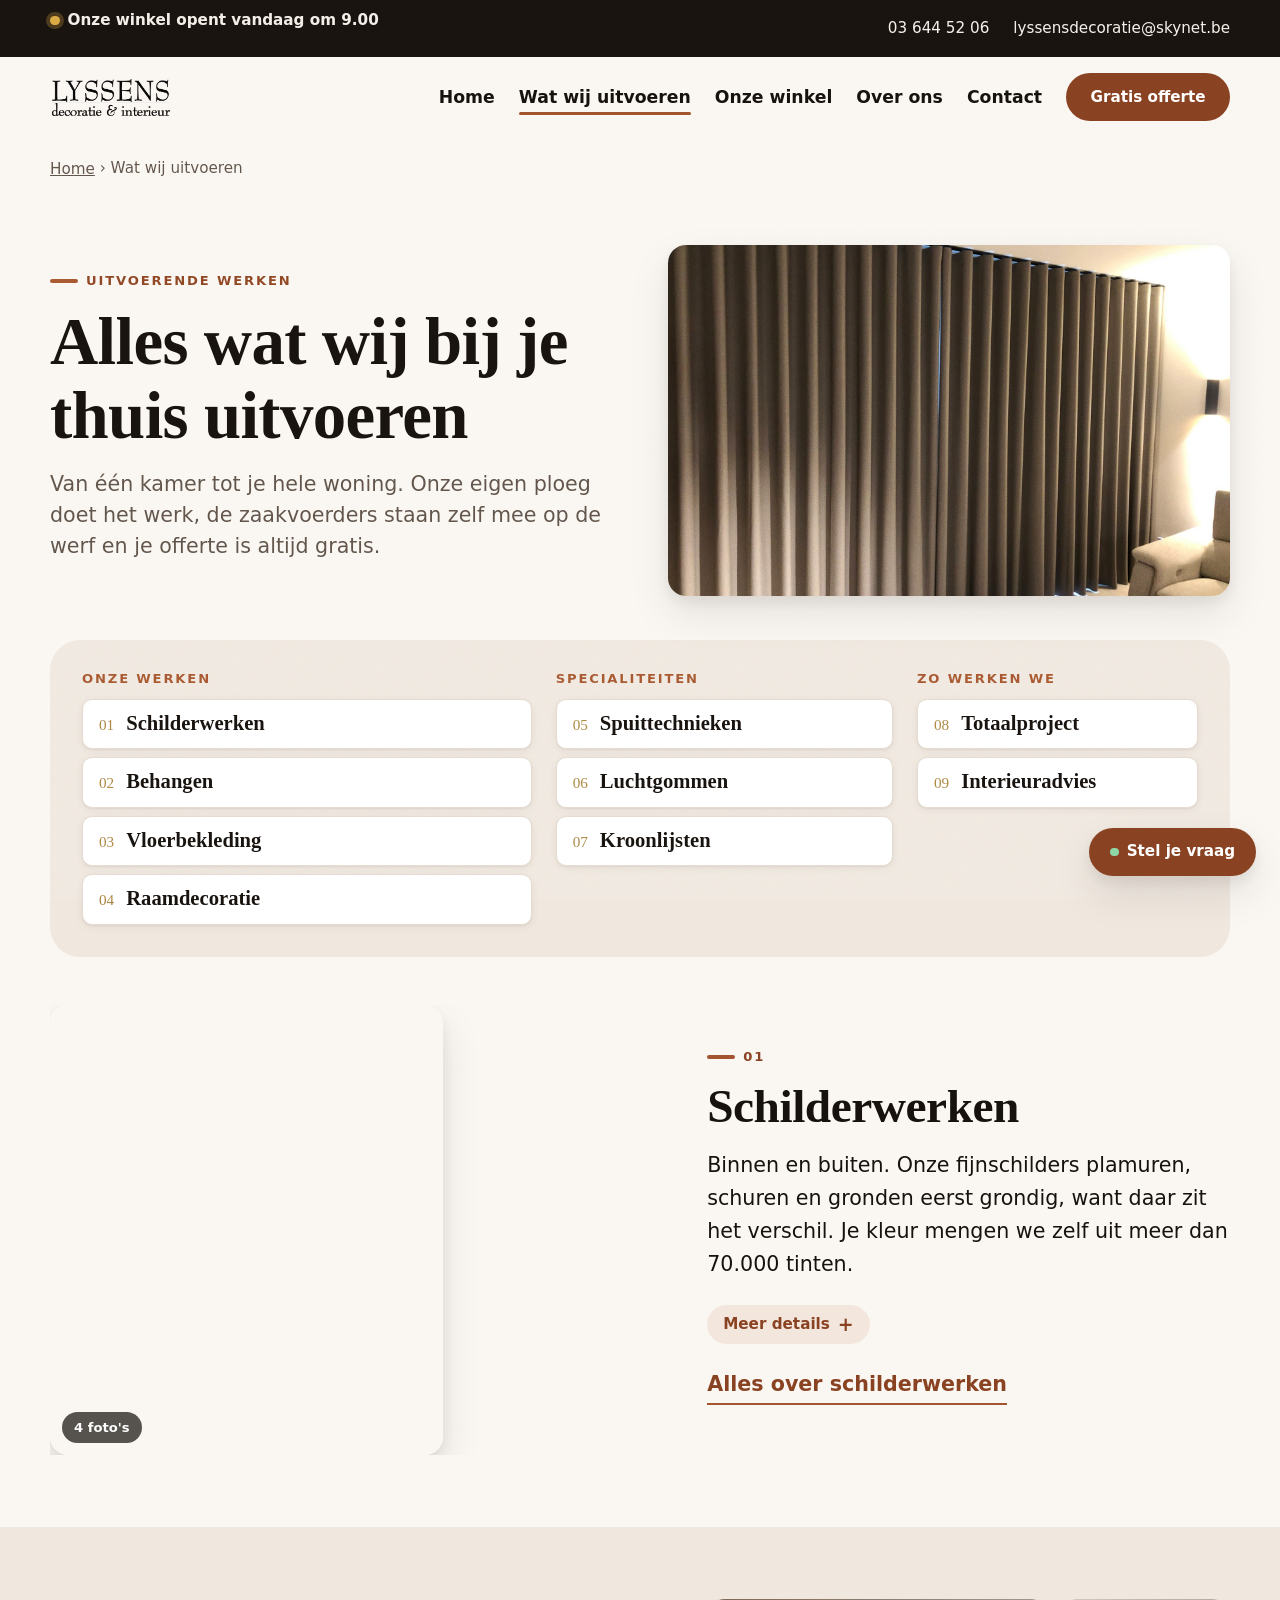
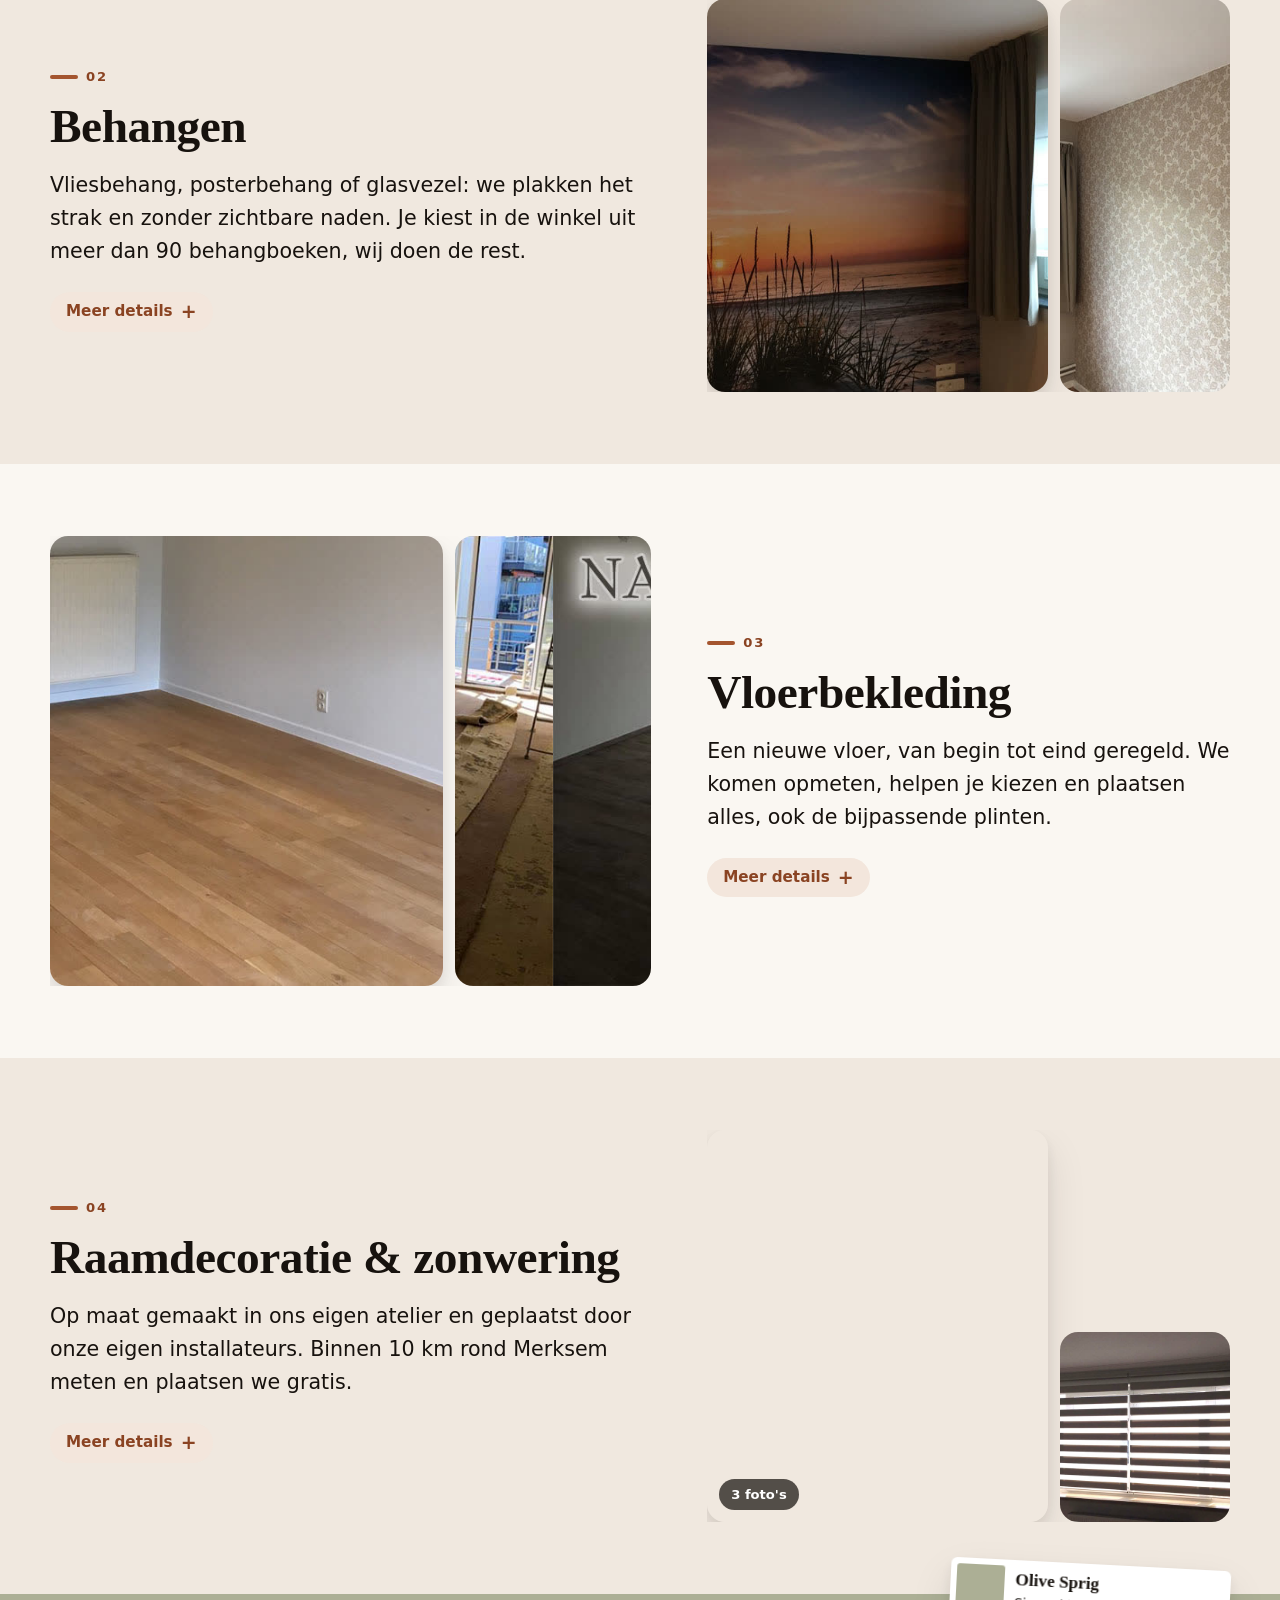
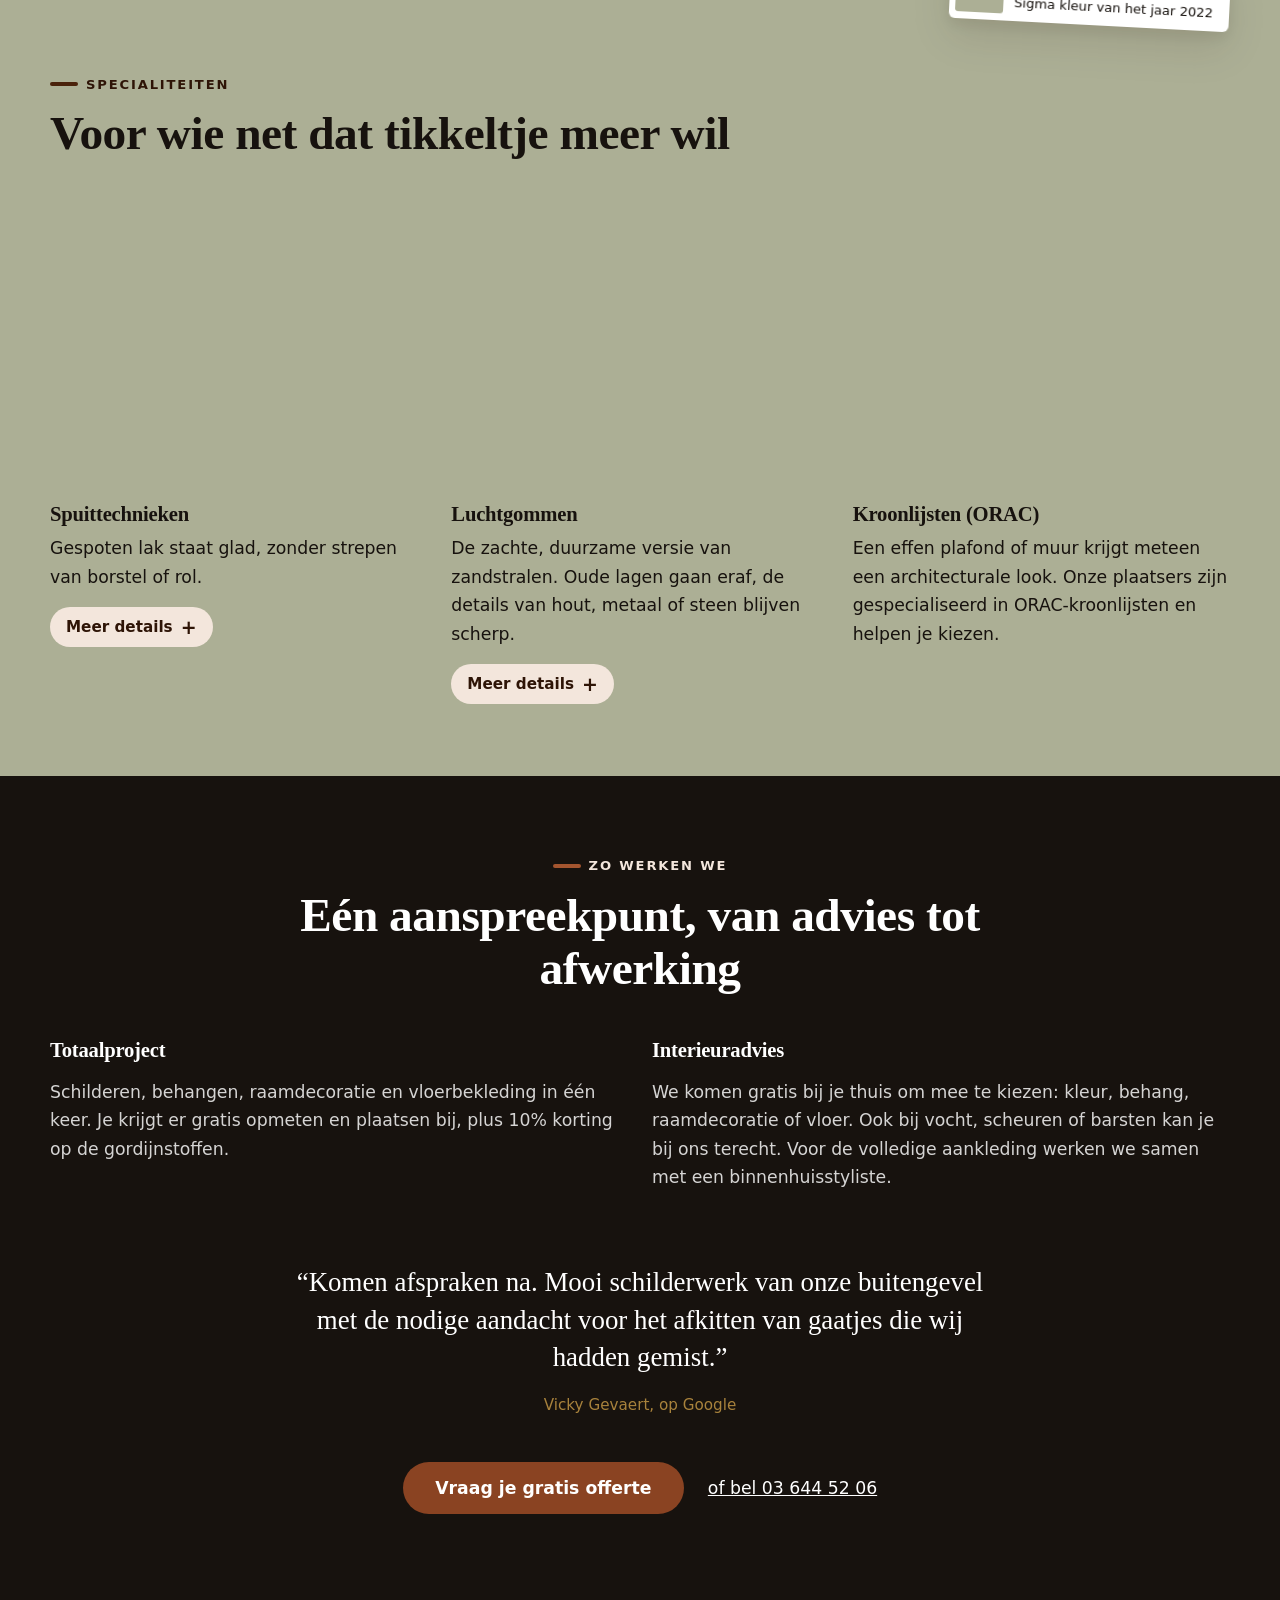
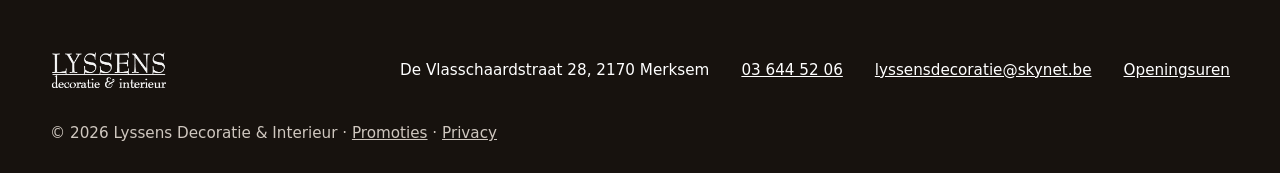
<file: prototype/realisaties.html>
<!DOCTYPE html>
<html lang="nl-BE">
<head>
<meta charset="utf-8">
<meta name="viewport" content="width=device-width, initial-scale=1">
<title>Realisaties | Lyssens Decoratie &amp; Interieur</title>
<meta name="robots" content="noindex, follow">
<!-- Realisaties staat nu bij Wat wij uitvoeren. In WordPress wordt dit een 301-doorverwijzing. -->
<link rel="canonical" href="https://decoratielyssens.be/diensten/uitvoerende-werken/">
<meta http-equiv="refresh" content="0; url=werken.html">
</head>
<body>
<p>Onze realisaties staan nu bij <a href="werken.html">Wat wij uitvoeren</a>.</p>
</body>
</html>
</file>
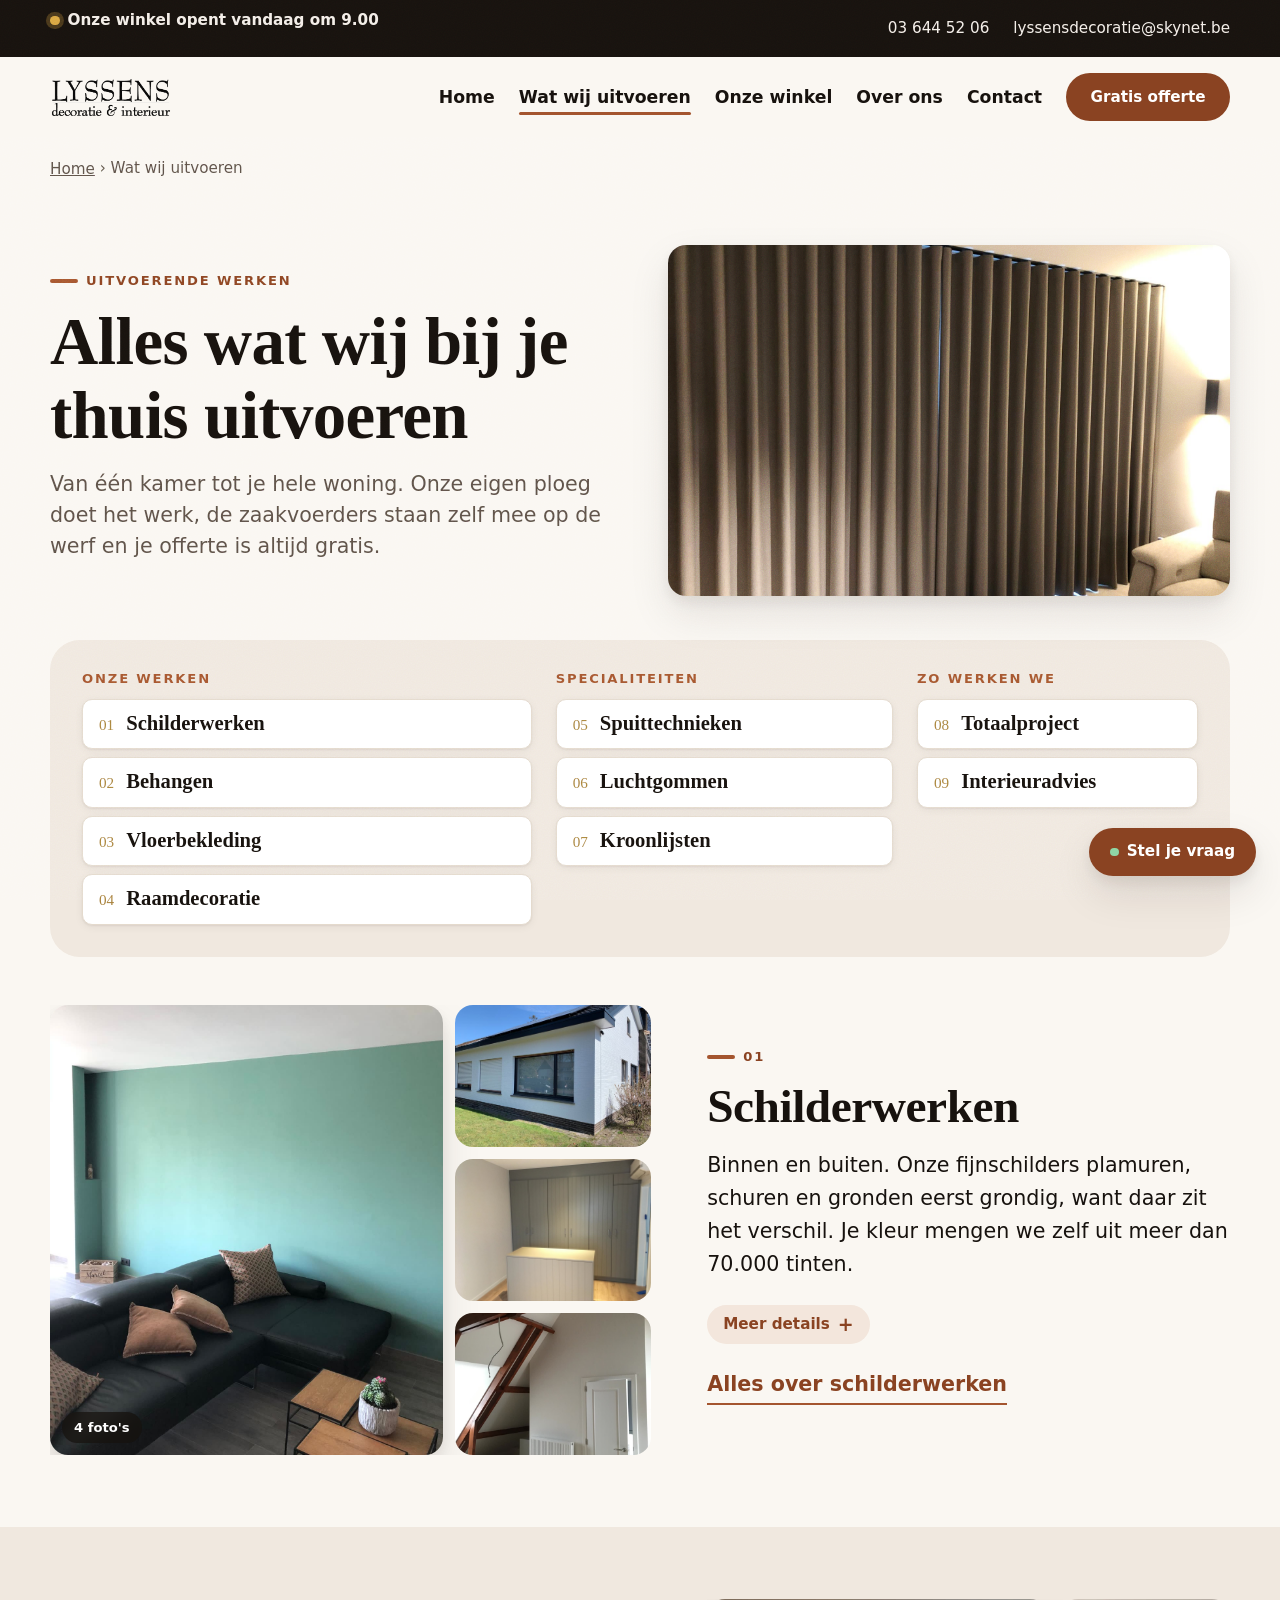
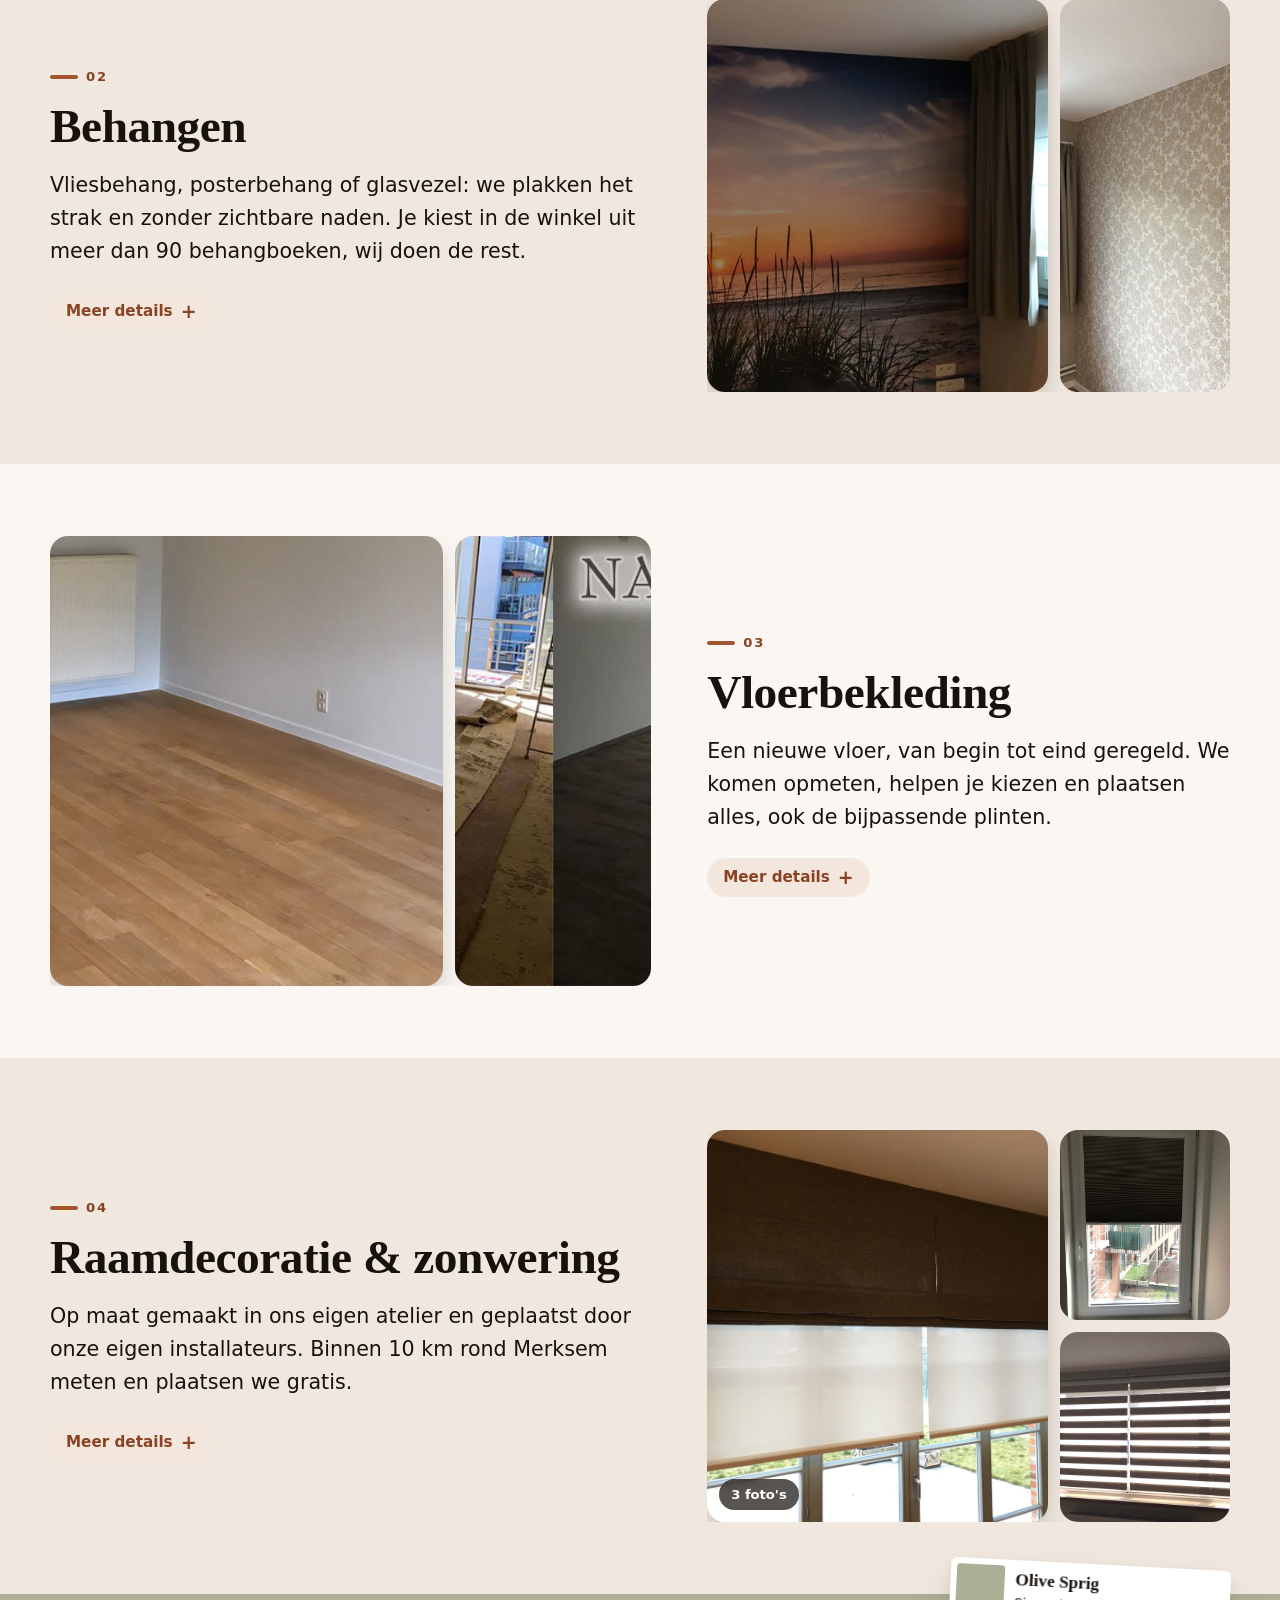
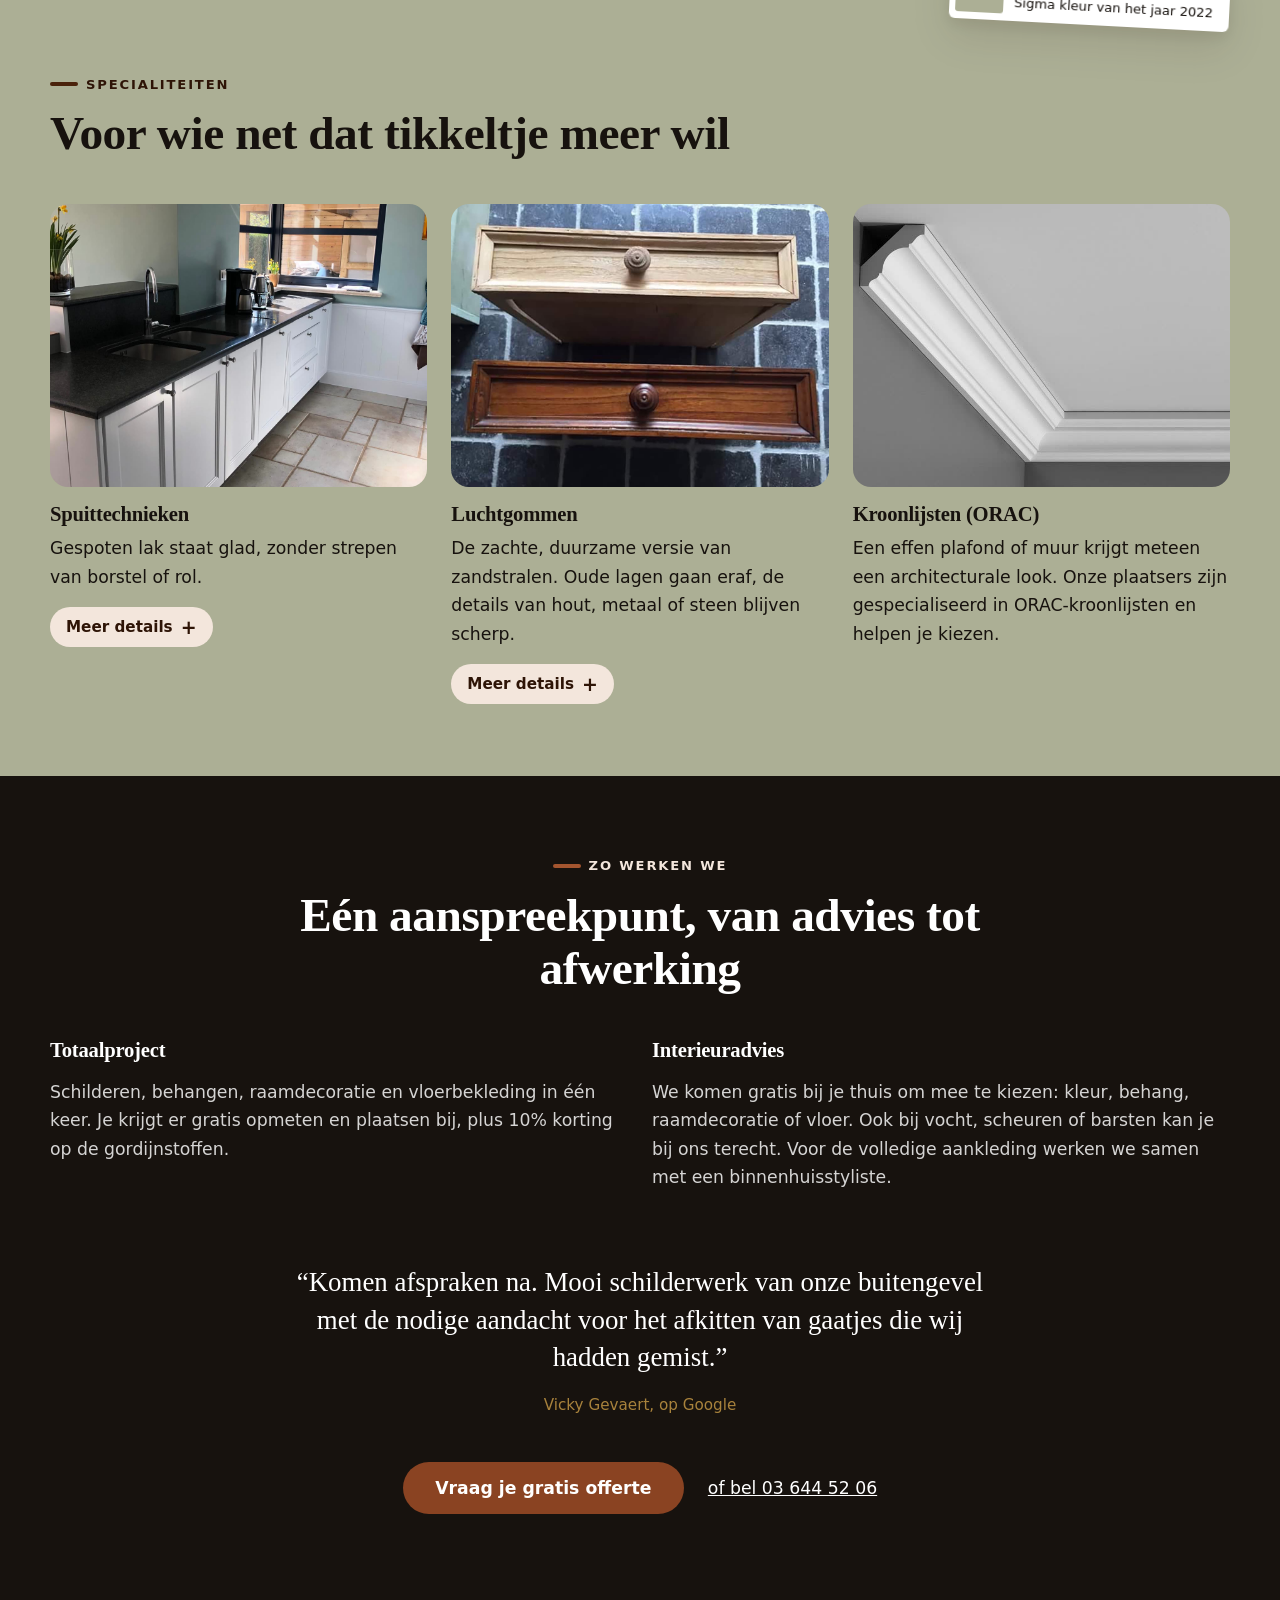
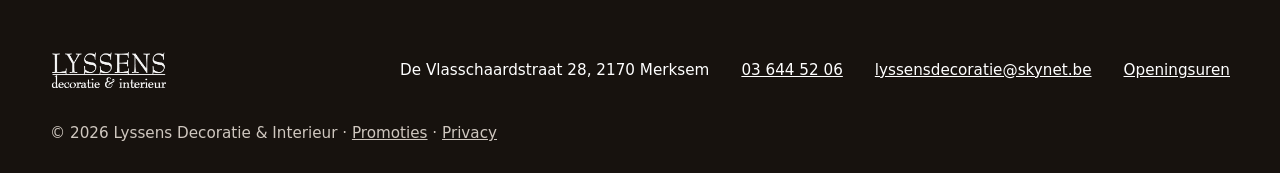
<file: prototype/werken.html>
<!DOCTYPE html>
<html lang="nl-BE" data-theme="klei">
<head>
<meta charset="utf-8">
<meta name="viewport" content="width=device-width, initial-scale=1">
<title>Wat wij voor je doen: schilderen, behangen, vloeren &amp; raamdecoratie | Lyssens</title>
<meta name="description" content="Alle uitvoerende werken van Lyssens Decoratie &amp; Interieur uit Merksem: schilderwerken, behangen, vloerbekleding, raamdecoratie, spuittechnieken, luchtgommen, kroonlijsten, totaalproject en interieuradvies.">
<meta name="robots" content="noindex, nofollow">
<link rel="canonical" href="https://decoratielyssens.be/diensten/uitvoerende-werken/">
<meta name="geo.region" content="BE-VAN">
<meta name="geo.placename" content="Merksem, Antwerpen">
<meta name="geo.position" content="51.2478;4.4386">
<meta name="theme-color" content="#8a4322">
<link rel="stylesheet" href="assets/css/tokens.css">
<link rel="stylesheet" href="assets/css/base.css">
<link rel="stylesheet" href="assets/css/components.css">
<script>
  document.documentElement.classList.add("js");
</script>
<script type="application/ld+json">
{
  "@context": "https://schema.org",
  "@type": "BreadcrumbList",
  "itemListElement": [
    { "@type": "ListItem", "position": 1, "name": "Home", "item": "https://decoratielyssens.be/" },
    { "@type": "ListItem", "position": 2, "name": "Wat wij uitvoeren", "item": "https://decoratielyssens.be/diensten/uitvoerende-werken/" }
  ]
}
</script>
</head>
<body>

<a class="skip-link" href="#hoofdinhoud">Ga meteen naar de inhoud</a>

<div class="topbar">
  <div class="container topbar__inner">
    <p class="topbar__status" data-winkelstatus><span class="topbar__dot" aria-hidden="true"></span> <span data-winkelstatus-tekst>Onze winkel is open van dinsdag tot zaterdag</span></p>
    <div class="topbar__links">
      <a href="tel:+3236445206">03 644 52 06</a>
      <a href="mailto:lyssensdecoratie@skynet.be">lyssensdecoratie@skynet.be</a>
    </div>
  </div>
</div>

<header class="site-header">
  <div class="container site-header__inner">
    <a class="brand" href="index.html">
      <img src="assets/img/lyssens-logo.png" alt="Lyssens decoratie &amp; interieur, naar de startpagina" width="420" height="138">
    </a>

    <button class="nav-toggle" data-nav-toggle aria-expanded="false" aria-controls="hoofdmenu">
      <span aria-hidden="true">&#9776;</span> Menu
    </button>

    <nav class="nav" id="hoofdmenu" data-nav aria-label="Hoofdmenu">
      <ul class="nav__list">
        <li><a class="nav__link" href="index.html">Home</a></li>
        <li><a class="nav__link" href="werken.html" aria-current="page">Wat wij uitvoeren</a></li>
        <li><a class="nav__link" href="winkel.html">Onze winkel</a></li>
        <li><a class="nav__link" href="over.html">Over ons</a></li>
        <li><a class="nav__link" href="contact.html">Contact</a></li>
      </ul>
      <a class="btn btn--primary" href="contact.html#offerte">Gratis offerte</a>
    </nav>
  </div>
</header>

<main id="hoofdinhoud">

  <nav class="breadcrumbs" aria-label="Kruimelpad">
    <div class="container">
      <a href="index.html">Home</a> &rsaquo; <span aria-current="page">Wat wij uitvoeren</span>
    </div>
  </nav>

  <!-- WordPress: zelfde paginabanner als de winkel (Kolommen met tekst en Afbeelding), daaronder Kolommen met drie lijsten. -->
  <section class="page-hero page-hero--banner">
    <div class="container split-2">
      <div>
        <p class="eyebrow">Uitvoerende werken</p>
        <h1>Alles wat wij bij je thuis uitvoeren</h1>
        <p class="lead">Van &eacute;&eacute;n kamer tot je hele woning. Onze eigen ploeg doet het werk, de zaakvoerders staan zelf mee op de werf en je offerte is altijd gratis.</p>
      </div>
      <figure class="photo-card photo-card--wide">
        <img src="assets/img/foto/Gordijnen.jpeg" alt="Gordijnen op maat in warm licht, geplaatst door Lyssens" width="1600" height="1200" fetchpriority="high" decoding="async">
      </figure>
    </div>

    <div class="container">
      <nav class="werk-index" aria-label="Overzicht van de werken">
        <div class="werk-index__groep">
          <h2 class="werk-index__titel">Onze werken</h2>
          <ul>
            <li><a href="#schilderwerken"><span class="werk-index__nr">01</span><strong>Schilderwerken</strong></a></li>
            <li><a href="#behangen"><span class="werk-index__nr">02</span><strong>Behangen</strong></a></li>
            <li><a href="#vloerbekleding"><span class="werk-index__nr">03</span><strong>Vloerbekleding</strong></a></li>
            <li><a href="#raamdecoratie"><span class="werk-index__nr">04</span><strong>Raamdecoratie</strong></a></li>
          </ul>
        </div>
        <div class="werk-index__groep">
          <h2 class="werk-index__titel">Specialiteiten</h2>
          <ul>
            <li><a href="#spuittechnieken"><span class="werk-index__nr">05</span><strong>Spuittechnieken</strong></a></li>
            <li><a href="#luchtgommen"><span class="werk-index__nr">06</span><strong>Luchtgommen</strong></a></li>
            <li><a href="#kroonlijsten"><span class="werk-index__nr">07</span><strong>Kroonlijsten</strong></a></li>
          </ul>
        </div>
        <div class="werk-index__groep">
          <h2 class="werk-index__titel">Zo werken we</h2>
          <ul>
            <li><a href="#totaalproject"><span class="werk-index__nr">08</span><strong>Totaalproject</strong></a></li>
            <li><a href="#interieuradvies"><span class="werk-index__nr">09</span><strong>Interieuradvies</strong></a></li>
          </ul>
        </div>
      </nav>
    </div>
  </section>

  <!-- WordPress: Kolommen 55/45. Links Afbeelding + Galerij (1 kolom), rechts tekst met een Details-blok. -->
  <section class="section werkblok" id="schilderwerken" aria-labelledby="schilderwerken-titel">
    <div class="container werkblok__grid">
      <figure class="collage">
        <img class="collage__groot" src="assets/img/foto/Schilderwerken.jpeg" alt="Woonkamer met een frisgroene muur, geschilderd door Lyssens" width="1200" height="1600" loading="lazy" decoding="async">
        <div class="collage__klein">
          <img src="assets/img/foto/Buitenwerk.jpeg" alt="Buitenschilderwerk aan een gevel" width="1024" height="768" loading="lazy" decoding="async">
          <img src="assets/img/foto/schildere.jpeg" alt="Kastenwand na de schilderwerken" width="1600" height="1200" loading="lazy" decoding="async">
          <img src="assets/img/foto/schild.jpeg" alt="Schilder van Lyssens werkt een muur af met de rol" width="1200" height="1600" loading="lazy" decoding="async">
        </div>
      </figure>

      <div class="werkblok__tekst">
        <p class="eyebrow">01</p>
        <h2 id="schilderwerken-titel">Schilderwerken</h2>
        <p>Binnen en buiten. Onze fijnschilders plamuren, schuren en gronden eerst grondig, want daar zit het verschil. Je kleur mengen we zelf uit meer dan 70.000 tinten.</p>

        <details class="meer">
          <summary>Meer details</summary>
          <div class="meer__inhoud">
            <ul class="checklist">
              <li><strong>Decoratieve structuurverf</strong> zoals Sigmulto Stucco, voor een marmereffect op je muren</li>
              <li><strong>Lakken</strong> van deuren en houtwerk</li>
              <li><strong>Kaleien</strong> van muren, voor een authentieke look</li>
              <li><strong>Advies &amp; vakmanschap</strong>: meer dan 50 jaar ervaring in kleuradvies</li>
            </ul>
            <p>We werken enkel met kwaliteitsverven zoals Sigma, Lucite, CBS, Mathys en Trimetal.</p>
          </div>
        </details>

        <p class="werkblok__links">
          <a class="link-arrow" href="dienst-schilderwerken.html">Alles over schilderwerken</a>
        </p>
      </div>
    </div>
  </section>

  <section class="section section--alt werkblok werkblok--flip" id="behangen" aria-labelledby="behangen-titel">
    <div class="container werkblok__grid">
      <figure class="collage">
        <img class="collage__groot" src="assets/img/foto/Behangen_3.jpg" alt="Behangwerk uitgevoerd door Lyssens" width="960" height="508" loading="lazy" decoding="async">
        <div class="collage__klein">
          <img src="assets/img/foto/Behangen_2.jpg" alt="Behang in een woonkamer" width="381" height="508" loading="lazy" decoding="async">
        </div>
      </figure>

      <div class="werkblok__tekst">
        <p class="eyebrow">02</p>
        <h2 id="behangen-titel">Behangen</h2>
        <p>Vliesbehang, posterbehang of glasvezel: we plakken het strak en zonder zichtbare naden. Je kiest in de winkel uit meer dan 90 behangboeken, wij doen de rest.</p>

        <details class="meer">
          <summary>Meer details</summary>
          <div class="meer__inhoud">
            <p>Al meer dan 20 jaar werken we enkel met kwaliteitsmerken, onder meer:</p>
            <ul class="chiplist">
              <li>Flamant</li>
              <li>Arte</li>
              <li>Living</li>
              <li>Hooked on Walls</li>
              <li>Meister Vlies &amp; glasvezel</li>
              <li>en nog veel meer</li>
            </ul>
          </div>
        </details>
      </div>
    </div>
  </section>

  <section class="section werkblok" id="vloerbekleding" aria-labelledby="vloer-titel">
    <div class="container werkblok__grid">
      <figure class="collage">
        <img class="collage__groot" src="assets/img/foto/Vloerbekleding_3.jpg" alt="Vloerbekleding geplaatst door Lyssens" width="960" height="508" loading="lazy" decoding="async">
        <div class="collage__klein">
          <img src="assets/img/foto/Vloerbekleding_5.jpg" alt="Afgewerkte vloer met plinten" width="960" height="500" loading="lazy" decoding="async">
        </div>
      </figure>

      <div class="werkblok__tekst">
        <p class="eyebrow">03</p>
        <h2 id="vloer-titel">Vloerbekleding</h2>
        <p>Een nieuwe vloer, van begin tot eind geregeld. We komen opmeten, helpen je kiezen en plaatsen alles, ook de bijpassende plinten.</p>

        <details class="meer">
          <summary>Meer details</summary>
          <div class="meer__inhoud">
            <ul class="chiplist">
              <li>Vast tapijt (tapis-plain)</li>
              <li>Vinylvloeren</li>
              <li>Novylon</li>
              <li>LVT-vloeren</li>
              <li>Laminaat</li>
              <li>Tarkett</li>
              <li>Sisal</li>
              <li>en nog veel meer</li>
            </ul>
            <p>Twijfel je wat past bij de rest van je interieur? In de winkel zoeken we samen de mooiste oplossing.</p>
          </div>
        </details>
      </div>
    </div>
  </section>

  <section class="section section--alt werkblok werkblok--flip" id="raamdecoratie" aria-labelledby="raam-titel">
    <div class="container werkblok__grid">
      <figure class="collage">
        <img class="collage__groot" src="assets/img/foto/Lyssens-Raamdecoratie_3.jpg" alt="Raamdecoratie op maat geplaatst door Lyssens" width="1139" height="854" loading="lazy" decoding="async">
        <div class="collage__klein">
          <img src="assets/img/foto/Raamdeco-1.jpeg" alt="Raamdecoratie in een woning" width="1200" height="1600" loading="lazy" decoding="async">
          <img src="assets/img/foto/Raamdecoratie_6.jpg" alt="Raamdecoratie met lamellen" width="960" height="508" loading="lazy" decoding="async">
        </div>
      </figure>

      <div class="werkblok__tekst">
        <p class="eyebrow">04</p>
        <h2 id="raam-titel">Raamdecoratie &amp; zonwering</h2>
        <p>Op maat gemaakt in ons eigen atelier en geplaatst door onze eigen installateurs. Binnen 10 km rond Merksem meten en plaatsen we gratis.</p>

        <details class="meer">
          <summary>Meer details</summary>
          <div class="meer__inhoud">
            <ul class="chiplist">
              <li>Gordijnen en overgordijnen</li>
              <li>Rolgordijnen</li>
              <li>Verticale &amp; horizontale lamellen</li>
              <li>Japanse panelen</li>
              <li>American stores</li>
              <li>Screens</li>
              <li>Vouwgordijnen</li>
              <li>Jaloezie&euml;n in hout of aluminium</li>
              <li>en nog veel meer</li>
            </ul>
            <p>We werken met merken als Loft79, Kob&eacute;, Flamant, Art&eacute;, Hooked On Walls, Vriesco, Oer en Unland.</p>
          </div>
        </details>
      </div>
    </div>
  </section>

  <!-- WordPress: Kolommen met drie Groepen, elk Afbeelding + Kop + Paragraaf + Details. -->
  <section class="section muur section--olive-sprig" aria-labelledby="specials-titel">
    <p class="kleurstaal" aria-hidden="true"><strong>Olive Sprig</strong>Sigma kleur van het jaar 2022</p>
    <div class="container">
      <div class="section__head">
        <p class="eyebrow">Specialiteiten</p>
        <h2 id="specials-titel">Voor wie net dat tikkeltje meer wil</h2>
      </div>

      <div class="specials">
        <article class="special" id="spuittechnieken">
          <img src="assets/img/foto/Spuitwerken.jpeg" alt="Spuitwerk door Lyssens" width="1200" height="1600" loading="lazy" decoding="async">
          <div class="special__body">
            <h3>Spuittechnieken</h3>
            <p>Gespoten lak staat glad, zonder strepen van borstel of rol.</p>
            <details class="meer">
              <summary>Meer details</summary>
              <div class="meer__inhoud">
                <p>Watergedragen lakken zijn even krasvast als synthetische, bijna geurloos en drogen snel, dus er komt minder stof op. Liever synthetische lak? Dat kan ook.</p>
                <ul class="chiplist">
                  <li>Keukenkasten</li>
                  <li>Nieuwbouw</li>
                  <li>Ingebouwde kasten</li>
                  <li>Plafonds en muren</li>
                </ul>
              </div>
            </details>
          </div>
        </article>

        <article class="special" id="luchtgommen">
          <img src="assets/img/foto/Lyssens-Luchtgommen_1.jpg" alt="Luchtgommen van een houten oppervlak" width="1139" height="854" loading="lazy" decoding="async">
          <div class="special__body">
            <h3>Luchtgommen</h3>
            <p>De zachte, duurzame versie van zandstralen. Oude lagen gaan eraf, de details van hout, metaal of steen blijven scherp.</p>
            <details class="meer">
              <summary>Meer details</summary>
              <div class="meer__inhoud">
                <p>Het gebeurt onder lage druk met een keramische korrel.</p>
                <p>Geschikt voor meubels, trappen, deuren, plafondbalken, lambrisering en houten vloeren.</p>
              </div>
            </details>
          </div>
        </article>

        <article class="special" id="kroonlijsten">
          <img src="assets/img/foto/Kroonlijsten_1.jpg" alt="ORAC kroonlijsten geplaatst door Lyssens" width="960" height="508" loading="lazy" decoding="async">
          <div class="special__body">
            <h3>Kroonlijsten (ORAC)</h3>
            <p>Een effen plafond of muur krijgt meteen een architecturale look. Onze plaatsers zijn gespecialiseerd in ORAC-kroonlijsten en helpen je kiezen.</p>
          </div>
        </article>
      </div>
    </div>
  </section>

  <!-- WordPress: Groep met donkere achtergrond, Kolommen, Citaat en Knoppen. -->
  <section class="section section--ink grain" aria-labelledby="aanpak-titel">
    <div class="container">
      <div class="section__head section__head--center">
        <p class="eyebrow">Zo werken we</p>
        <h2 id="aanpak-titel">E&eacute;n aanspreekpunt, van advies tot afwerking</h2>
      </div>

      <div class="aanpak">
        <article class="aanpak__kaart" id="totaalproject">
          <h3>Totaalproject</h3>
          <p>Schilderen, behangen, raamdecoratie en vloerbekleding in &eacute;&eacute;n keer. Je krijgt er gratis opmeten en plaatsen bij, plus 10% korting op de gordijnstoffen.</p>
        </article>
        <article class="aanpak__kaart" id="interieuradvies">
          <h3>Interieuradvies</h3>
          <p>We komen gratis bij je thuis om mee te kiezen: kleur, behang, raamdecoratie of vloer. Ook bij vocht, scheuren of barsten kan je bij ons terecht. Voor de volledige aankleding werken we samen met een binnenhuisstyliste.</p>
        </article>
      </div>

      <blockquote class="aanpak__citaat">
        <p>&ldquo;Komen afspraken na. Mooi schilderwerk van onze buitengevel met de nodige aandacht voor het afkitten van gaatjes die wij hadden gemist.&rdquo;</p>
        <footer>Vicky Gevaert, op Google</footer>
      </blockquote>

      <p class="aanpak__actie">
        <a class="btn btn--primary btn--large" href="contact.html#offerte">Vraag je gratis offerte</a>
        <a class="link-on-ink" href="tel:+3236445206">of bel 03 644 52 06</a>
      </p>
    </div>
  </section>

</main>

<footer class="site-footer">
  <div class="container voet">
    <a class="brand voet__merk" href="index.html">
      <img src="assets/img/lyssens-logo.png" alt="Lyssens decoratie &amp; interieur, naar de startpagina" width="420" height="138">
    </a>

    <ul class="voet__info">
      <li>De Vlasschaardstraat 28, 2170 Merksem</li>
      <li><a href="tel:+3236445206">03 644 52 06</a></li>
      <li><a href="mailto:lyssensdecoratie@skynet.be">lyssensdecoratie@skynet.be</a></li>
      <li><a href="winkel.html#openingsuren">Openingsuren</a></li>
    </ul>

    <p class="voet__onder">&copy; 2026 Lyssens Decoratie &amp; Interieur &middot; <a href="promotie.html">Promoties</a> &middot; <a href="privacy.html">Privacy</a></p>
  </div>
</footer>

<div class="call-bar">
  <a class="btn btn--ghost" href="tel:+3236445206"><span class="ico ico--tel" aria-hidden="true"></span> Bellen</a>
  <a class="btn btn--primary" href="contact.html#offerte">Gratis offerte</a>
</div>

<script src="assets/js/main.js"></script>
<script src="assets/js/vragen.js"></script>
</body>
</html>
</file>
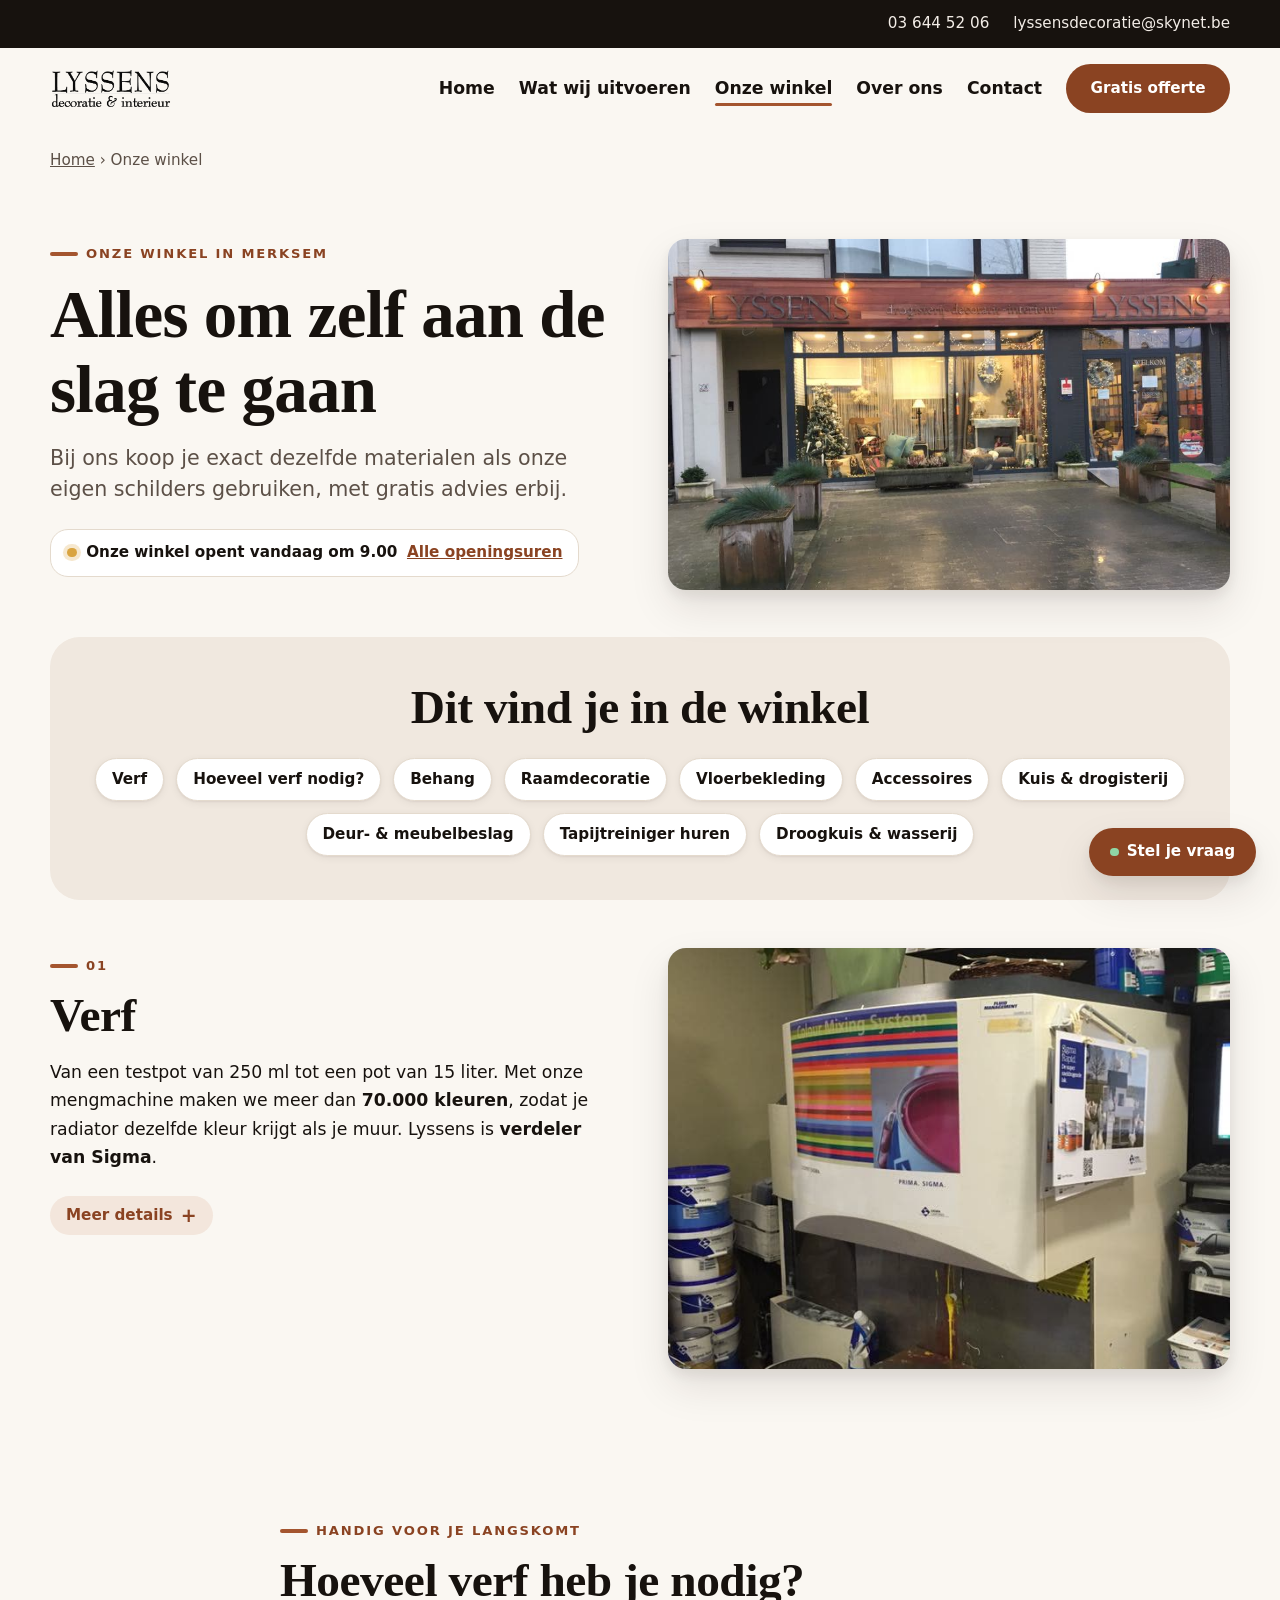
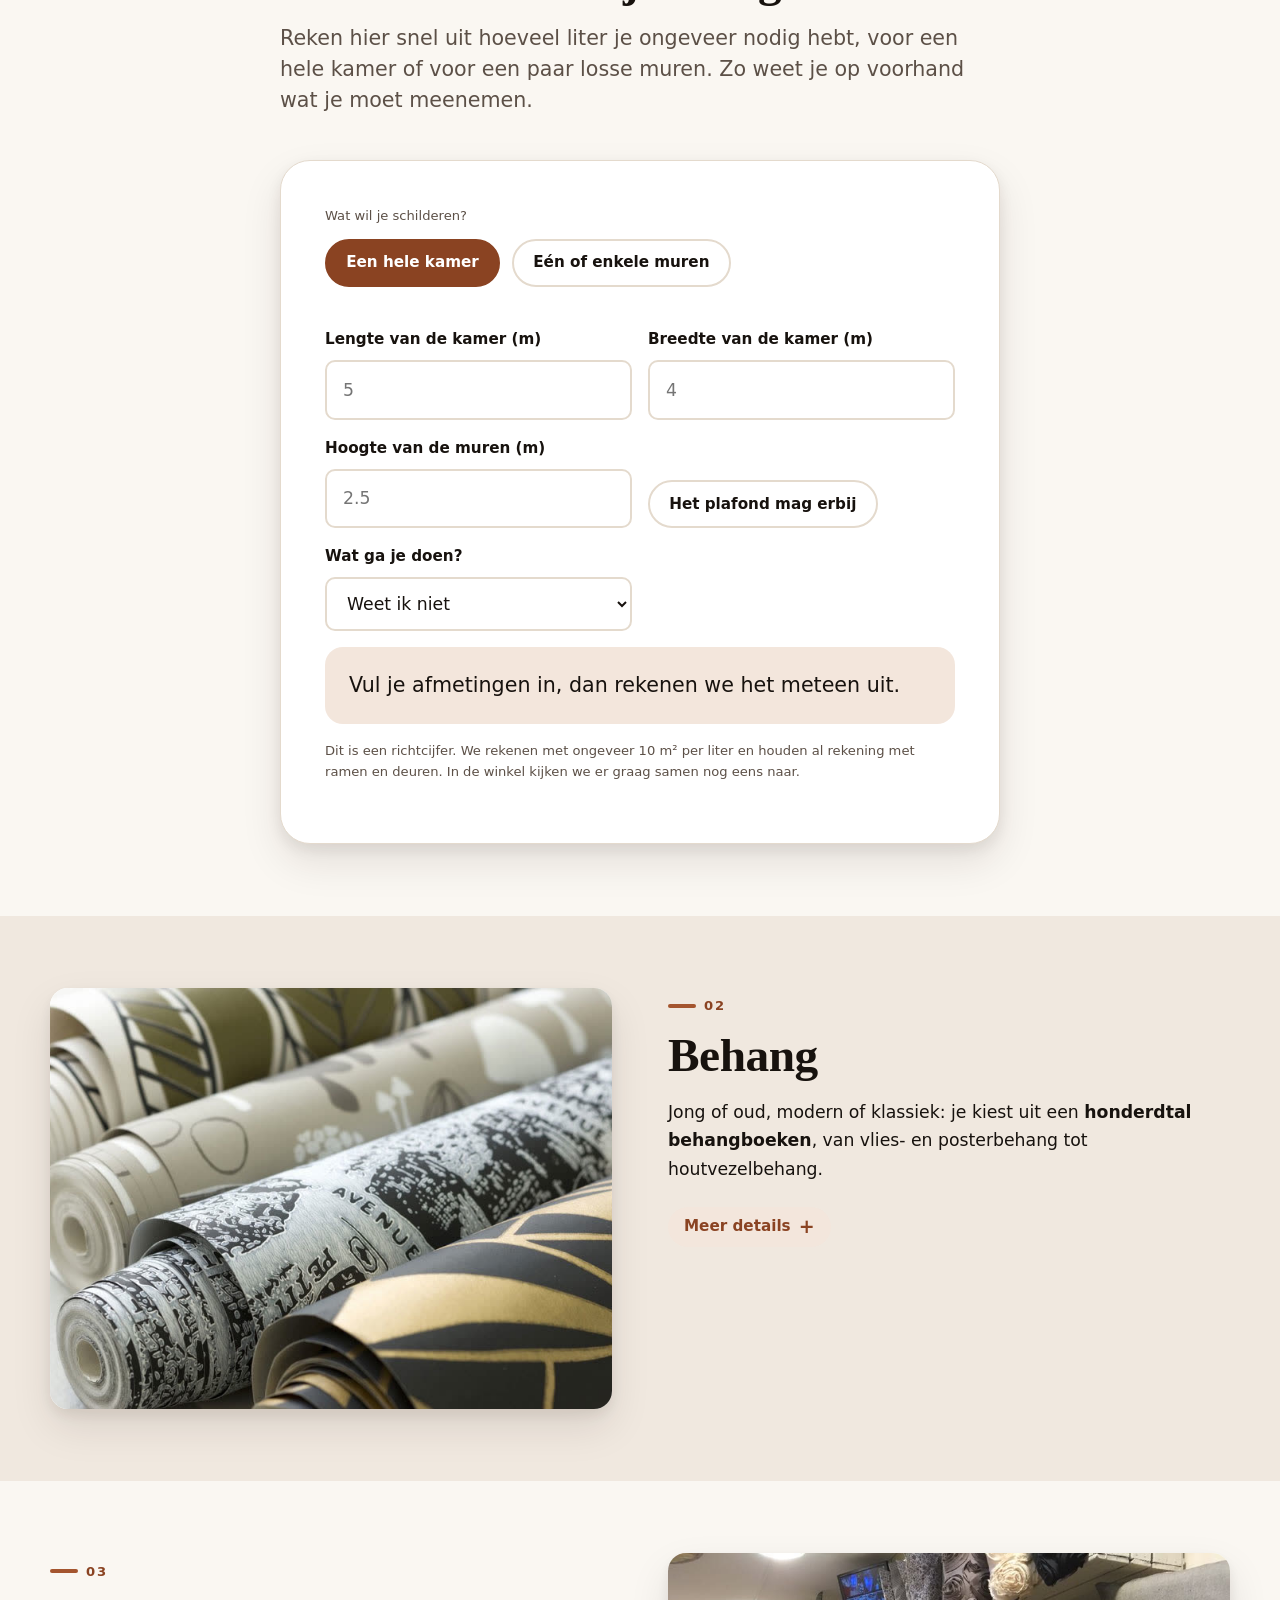
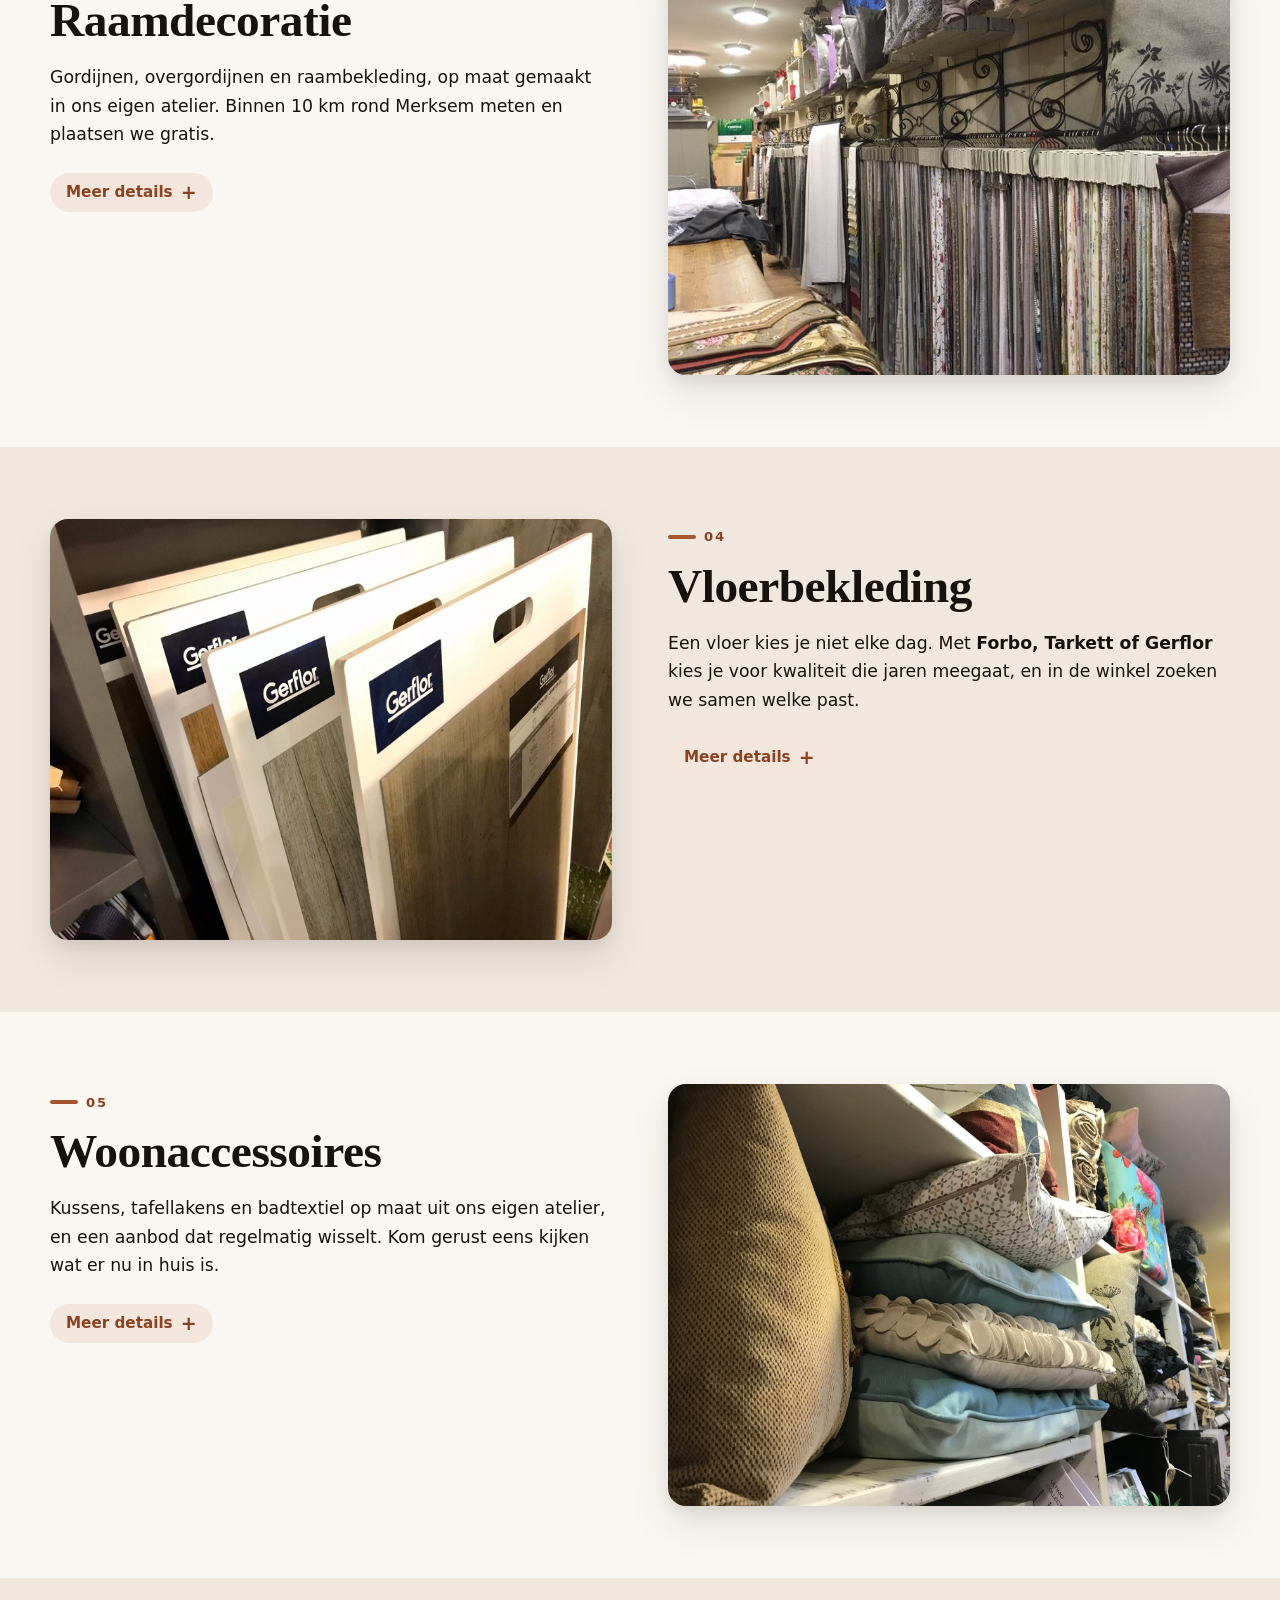
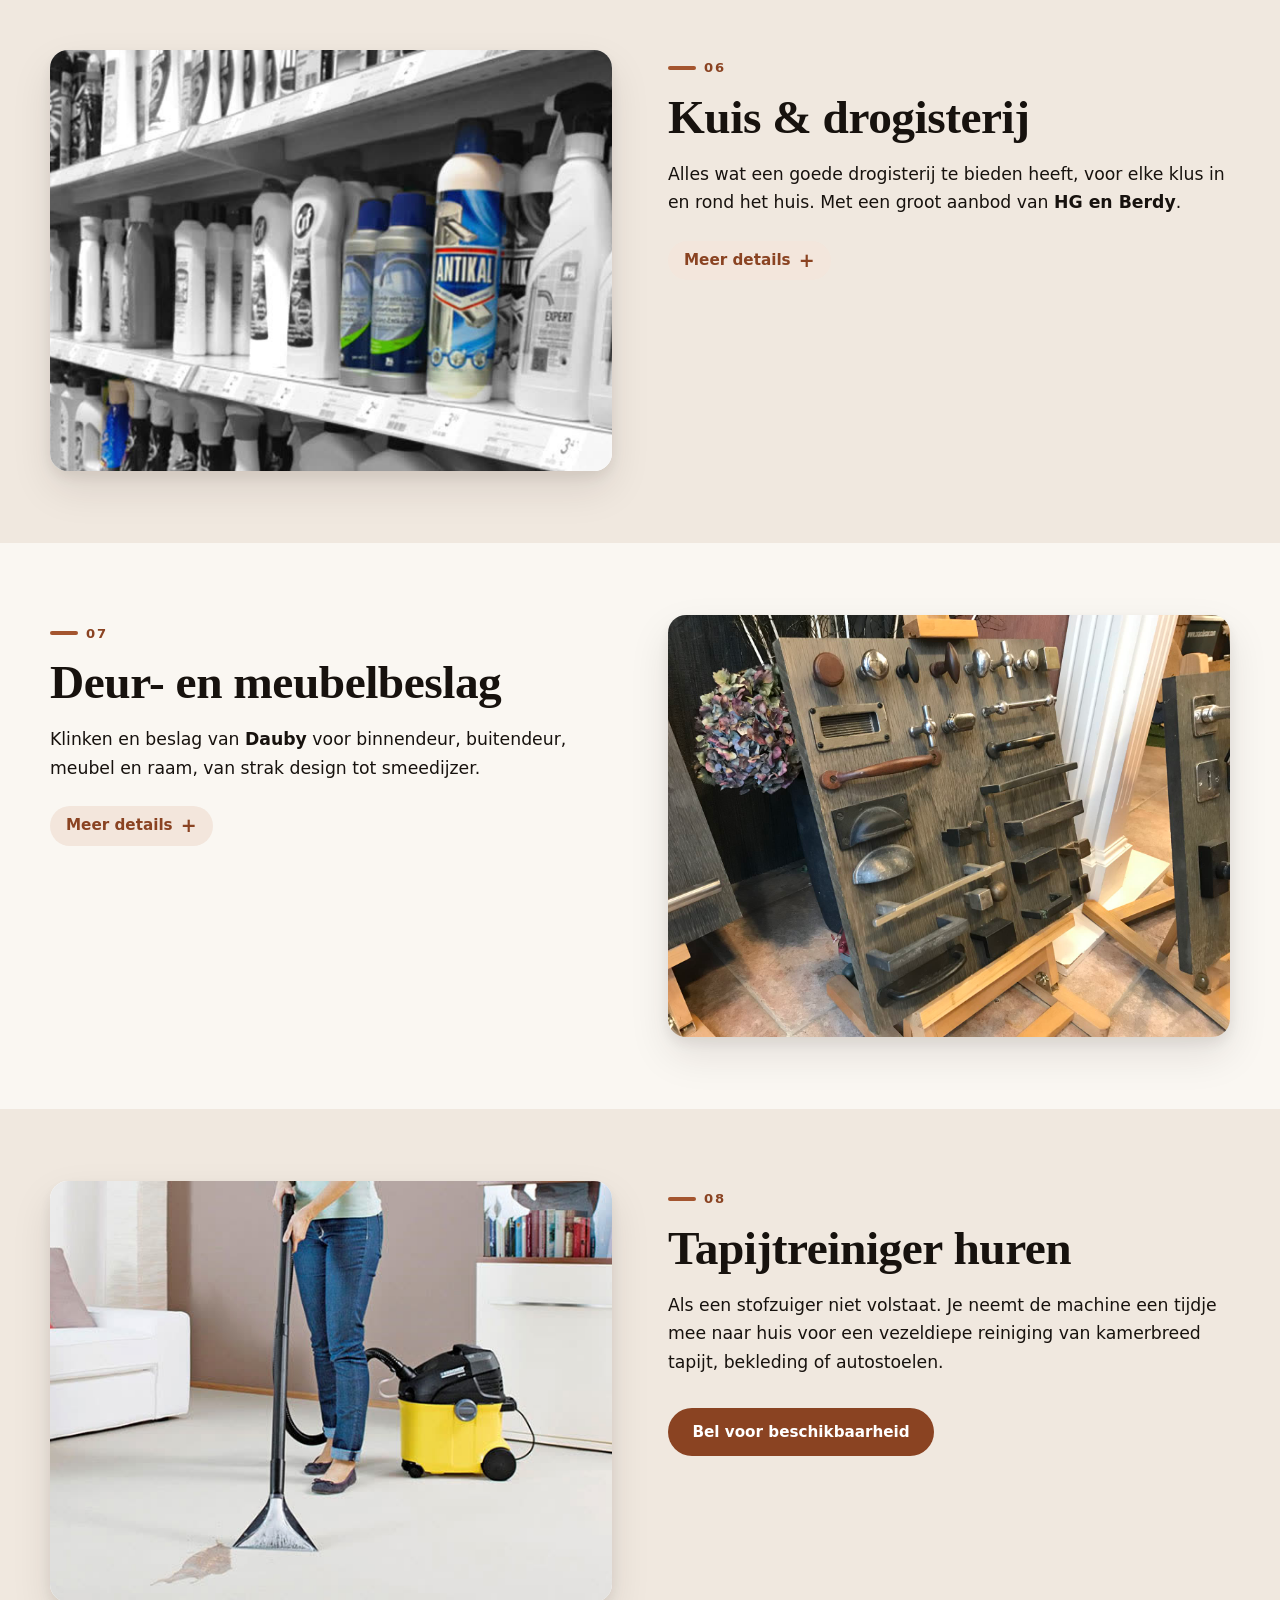
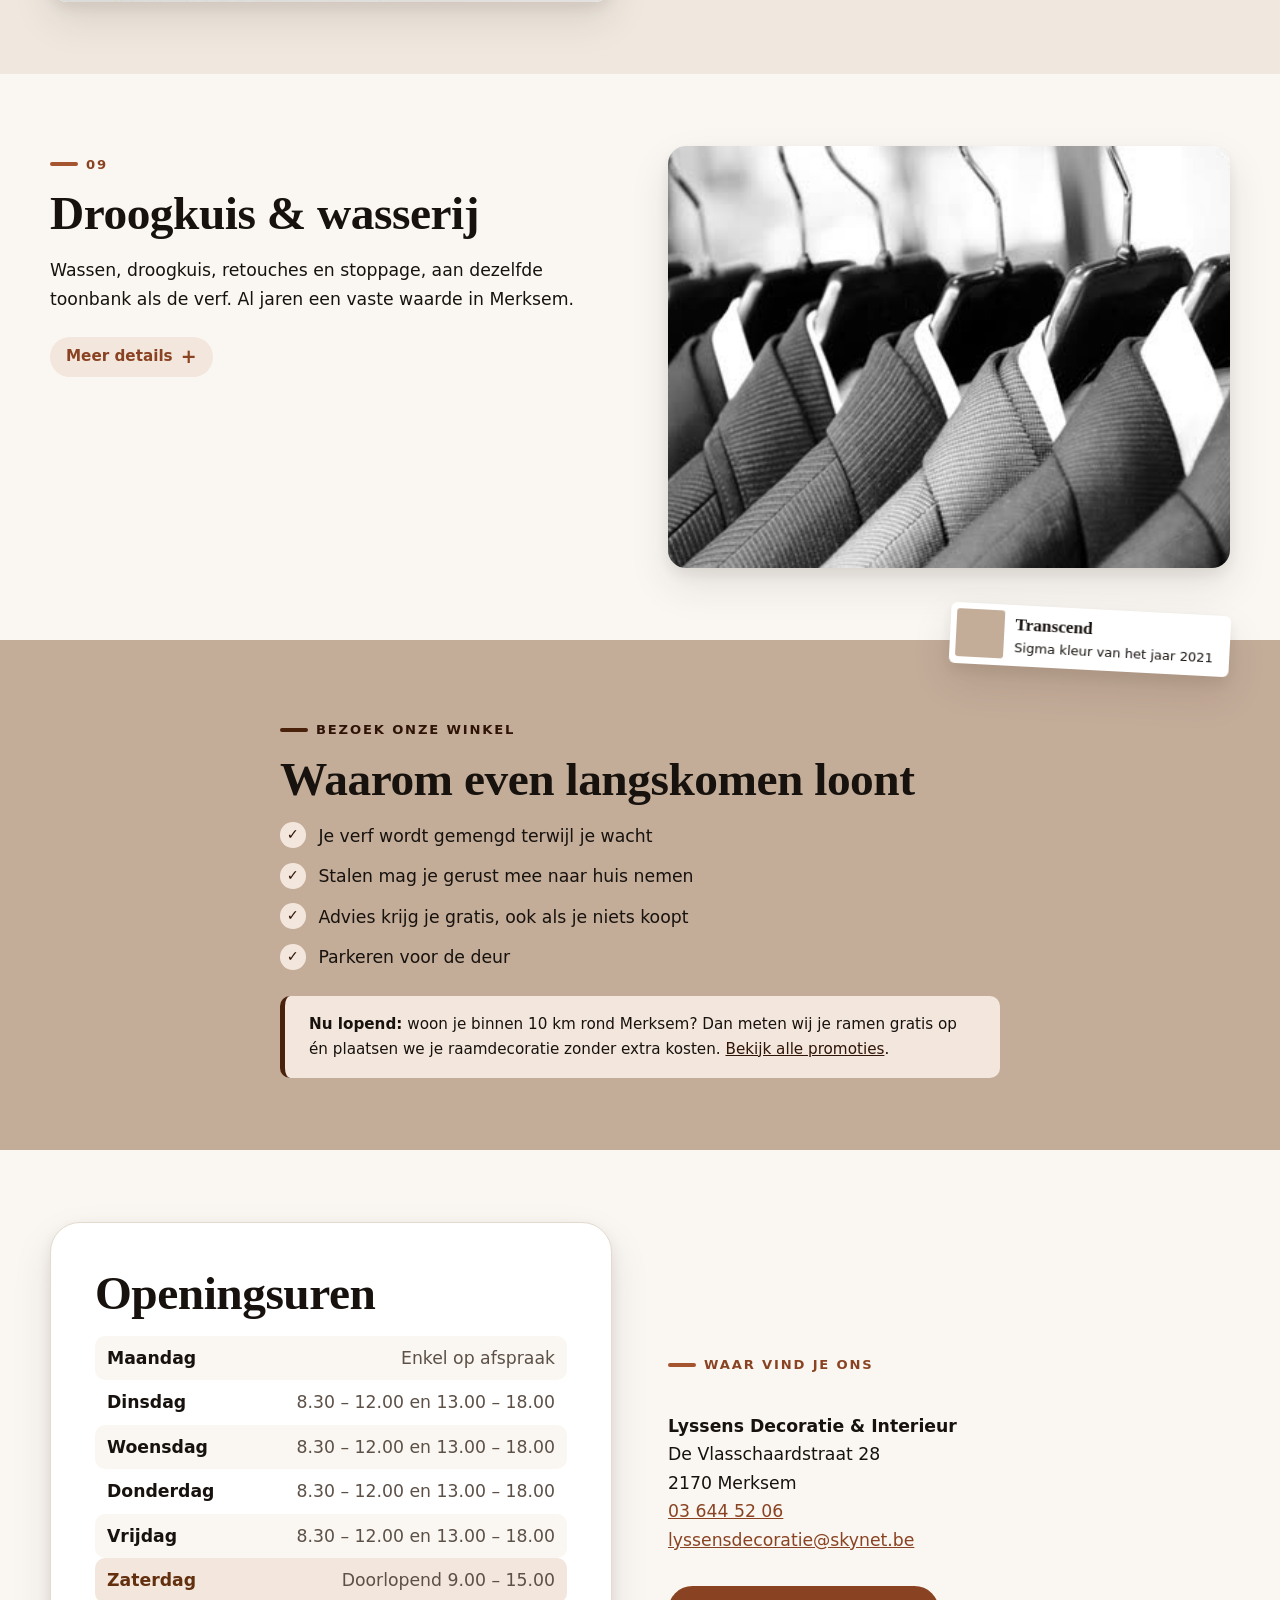
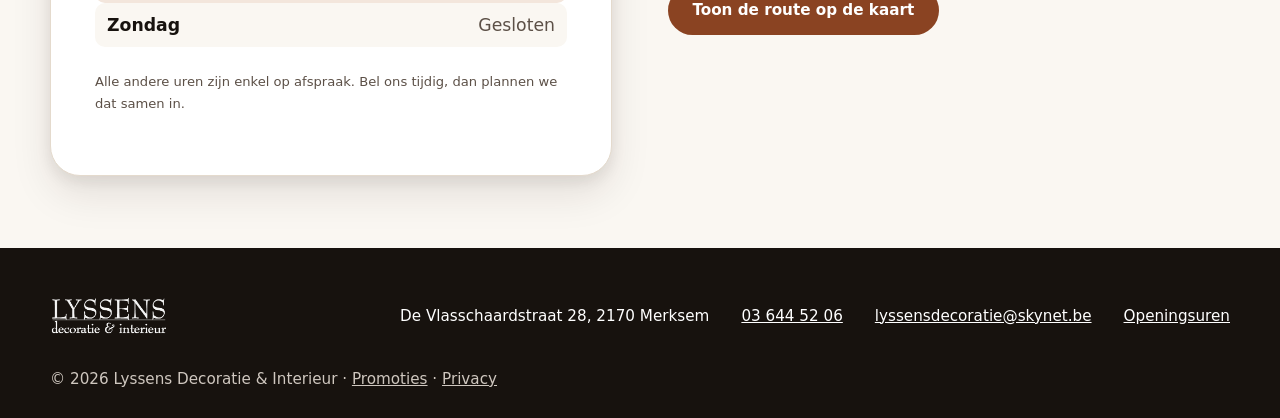
<file: prototype/winkel.html>
<!DOCTYPE html>
<html lang="nl-BE" data-theme="klei">
<head>
<meta charset="utf-8">
<meta name="viewport" content="width=device-width, initial-scale=1">
<title>Onze winkel in Merksem: verf, behang, vloeren &amp; drogisterij | Lyssens</title>
<meta name="description" content="De winkel van Lyssens Decoratie &amp; Interieur in Merksem: verf in 70.000 kleuren, behang, vloeren, raamdecoratie, accessoires, kuisproducten, deurbeslag, tapijtreiniger te huur en droogkuis. Openingsuren en adres.">
<meta name="robots" content="noindex, nofollow">
<link rel="canonical" href="https://decoratielyssens.be/diensten/doe-het-zelf/">
<meta name="geo.region" content="BE-VAN">
<meta name="geo.placename" content="Merksem, Antwerpen">
<meta name="geo.position" content="51.2478;4.4386">
<meta name="theme-color" content="#8a4322">
<link rel="stylesheet" href="assets/css/tokens.css">
<link rel="stylesheet" href="assets/css/base.css">
<link rel="stylesheet" href="assets/css/components.css">
<script>
  document.documentElement.classList.add("js");
</script>
<script type="application/ld+json">
{
  "@context": "https://schema.org",
  "@type": "BreadcrumbList",
  "itemListElement": [
    { "@type": "ListItem", "position": 1, "name": "Home", "item": "https://decoratielyssens.be/" },
    { "@type": "ListItem", "position": 2, "name": "Winkel", "item": "https://decoratielyssens.be/diensten/doe-het-zelf/" }
  ]
}
</script>
</head>
<body>

<a class="skip-link" href="#hoofdinhoud">Ga meteen naar de inhoud</a>

<div class="topbar">
  <div class="container topbar__inner">
    <p class="topbar__status" data-winkelstatus><span class="topbar__dot" aria-hidden="true"></span> <span data-winkelstatus-tekst>Onze winkel is open van dinsdag tot zaterdag</span></p>
    <div class="topbar__links">
      <a href="tel:+3236445206">03 644 52 06</a>
      <a href="mailto:lyssensdecoratie@skynet.be">lyssensdecoratie@skynet.be</a>
    </div>
  </div>
</div>

<header class="site-header">
  <div class="container site-header__inner">
    <a class="brand" href="index.html">
      <img src="assets/img/lyssens-logo.png" alt="Lyssens decoratie &amp; interieur, naar de startpagina" width="420" height="138">
    </a>

    <button class="nav-toggle" data-nav-toggle aria-expanded="false" aria-controls="hoofdmenu">
      <span aria-hidden="true">&#9776;</span> Menu
    </button>

    <nav class="nav" id="hoofdmenu" data-nav aria-label="Hoofdmenu">
      <ul class="nav__list">
        <li><a class="nav__link" href="index.html">Home</a></li>
        <li><a class="nav__link" href="werken.html">Wat wij uitvoeren</a></li>
        <li><a class="nav__link" href="winkel.html" aria-current="page">Onze winkel</a></li>
        <li><a class="nav__link" href="over.html">Over ons</a></li>
        <li><a class="nav__link" href="contact.html">Contact</a></li>
      </ul>
      <a class="btn btn--primary" href="contact.html#offerte">Gratis offerte</a>
    </nav>
  </div>
</header>

<main id="hoofdinhoud">

  <nav class="breadcrumbs" aria-label="Kruimelpad">
    <div class="container">
      <a href="index.html">Home</a> &rsaquo; <span aria-current="page">Onze winkel</span>
    </div>
  </nav>

  <section class="page-hero page-hero--banner">
    <div class="container split-2">
      <div>
        <p class="eyebrow">Onze winkel in Merksem</p>
        <h1>Alles om zelf aan de slag te gaan</h1>
        <p class="lead">Bij ons koop je exact dezelfde materialen als onze eigen schilders gebruiken, met gratis advies erbij.</p>
        <p class="winkel-vandaag" data-winkelstatus><span class="topbar__dot" aria-hidden="true"></span> <span data-winkelstatus-tekst>Onze winkel is open van dinsdag tot zaterdag</span> <a href="#openingsuren">Alle openingsuren</a></p>
      </div>
      <figure class="photo-card photo-card--wide">
        <img src="assets/img/foto/Lyssens_Winkel1.jpeg" alt="De winkel van Lyssens Decoratie en Interieur in Merksem" width="854" height="640" fetchpriority="high" decoding="async">
      </figure>
    </div>

    <nav class="container winkel-aanbod" aria-labelledby="aanbod-titel">
      <h2 id="aanbod-titel">Dit vind je in de winkel</h2>
      <ul class="jumpnav jumpnav--center">
        <li><a href="#verf">Verf</a></li>
        <li><a href="#hoeveel-verf">Hoeveel verf nodig?</a></li>
        <li><a href="#behang">Behang</a></li>
        <li><a href="#raamdecoratie">Raamdecoratie</a></li>
        <li><a href="#vloerbekleding">Vloerbekleding</a></li>
        <li><a href="#accessoires">Accessoires</a></li>
        <li><a href="#kuisproducten">Kuis &amp; drogisterij</a></li>
        <li><a href="#beslag">Deur- &amp; meubelbeslag</a></li>
        <li><a href="#tapijtreiniger">Tapijtreiniger huren</a></li>
        <li><a href="#droogkuis">Droogkuis &amp; wasserij</a></li>
      </ul>
    </nav>
  </section>

  <section class="section" id="verf" aria-labelledby="verf-titel">
    <div class="container split-2">
      <div>
        <p class="eyebrow">01</p>
        <h2 id="verf-titel">Verf</h2>
        <p>Van een testpot van 250 ml tot een pot van 15 liter. Met onze mengmachine maken we meer dan <strong>70.000 kleuren</strong>, zodat je radiator dezelfde kleur krijgt als je muur. Lyssens is <strong>verdeler van Sigma</strong>.</p>

        <details class="meer">
          <summary>Meer details</summary>
          <div class="meer__inhoud">
            <h3>Ook verkrijgbaar</h3>
            <ul class="chiplist">
              <li>Mathys</li>
              <li>Histor</li>
              <li>Histor One</li>
              <li>Trimetal</li>
              <li>Lucite</li>
              <li>CBS</li>
              <li>en nog veel meer</li>
            </ul>
            <h3>Schildersmateriaal en toebehoren</h3>
            <ul class="chiplist">
              <li>Plamuur</li>
              <li>Verfborstels groot en klein</li>
              <li>Schuurmiddelen</li>
              <li>Afplaktape &amp; afdekmateriaal</li>
              <li>Verfbakken</li>
              <li>Handschoenen</li>
              <li>Siliconen en schilderskit</li>
            </ul>
            <p>Vaak gebruikte merken zijn Storch, Progold, 3M, Sia en Tesa.</p>
          </div>
        </details>
      </div>
      <figure class="photo-card photo-card--wide">
        <img src="assets/img/foto/Lyssens_Winkel4.jpeg" alt="Verfrekken in de winkel van Lyssens" width="640" height="854" loading="lazy" decoding="async">
      </figure>
    </div>
  </section>

  <section class="section" id="hoeveel-verf" aria-labelledby="calc-titel">
    <div class="container container--narrow">
      <div class="section__head">
        <p class="eyebrow">Handig voor je langskomt</p>
        <h2 id="calc-titel">Hoeveel verf heb je nodig?</h2>
        <p class="lead">Reken hier snel uit hoeveel liter je ongeveer nodig hebt, voor een hele kamer of voor een paar losse muren. Zo weet je op voorhand wat je moet meenemen.</p>
      </div>

      <form class="panel calc" data-calc novalidate>
        <fieldset class="fieldset-reset field--full">
          <legend class="field__hint">Wat wil je schilderen?</legend>
          <div class="choice-row">
            <label class="choice"><input type="radio" name="soort" value="kamer" checked><span>Een hele kamer</span></label>
            <label class="choice"><input type="radio" name="soort" value="muren"><span>E&eacute;n of enkele muren</span></label>
          </div>
        </fieldset>

        <div class="calc__deel" data-soort="kamer">
          <div class="field">
            <label for="lengte">Lengte van de kamer (m)</label>
            <input id="lengte" name="lengte" type="number" min="0" step="0.1" inputmode="decimal" placeholder="5">
          </div>
          <div class="field">
            <label for="breedte">Breedte van de kamer (m)</label>
            <input id="breedte" name="breedte" type="number" min="0" step="0.1" inputmode="decimal" placeholder="4">
          </div>
          <div class="field">
            <label for="hoogte">Hoogte van de muren (m)</label>
            <input id="hoogte" name="hoogte" type="number" min="0" step="0.1" inputmode="decimal" placeholder="2.5">
          </div>
          <div class="choice-row">
            <label class="choice"><input type="checkbox" name="plafond"><span>Het plafond mag erbij</span></label>
          </div>
        </div>

        <div class="calc__deel" data-soort="muren" hidden>
          <div class="calc__muren" data-muren>
            <div class="calc__muur" data-muur role="group" aria-labelledby="muur1-naam">
              <div class="calc__muurkop"><span id="muur1-naam" data-muur-naam>Muur 1</span></div>
              <div class="field">
                <label for="muur1-breedte">Breedte (m)</label>
                <input id="muur1-breedte" data-muur-breedte type="number" min="0" step="0.1" inputmode="decimal" placeholder="4">
              </div>
              <div class="field">
                <label for="muur1-hoogte">Hoogte (m)</label>
                <input id="muur1-hoogte" data-muur-hoogte type="number" min="0" step="0.1" inputmode="decimal" placeholder="2.5">
              </div>
            </div>
          </div>
          <p class="flush"><button class="btn btn--ghost" type="button" data-muur-erbij>Nog een muur</button></p>
        </div>

        <div class="field">
          <label for="klus">Wat ga je doen?</label>
          <select id="klus" name="klus">
            <option value="weet" selected>Weet ik niet</option>
            <option value="zelfde">Opfrissen in dezelfde kleur</option>
            <option value="anders">Een andere kleur</option>
            <option value="nieuw">Nog nooit geschilderd</option>
          </select>
        </div>

        <p class="calc__result" data-calc-result role="status">Vul je afmetingen in, dan rekenen we het meteen uit.</p>
        <p class="field__hint field--full" data-calc-uitleg>Dit is een richtcijfer. We rekenen met ongeveer 10 m&sup2; per liter en houden al rekening met ramen en deuren. In de winkel kijken we er graag samen nog eens naar.</p>
      </form>
    </div>
  </section>

  <section class="section section--alt" id="behang" aria-labelledby="behang-titel">
    <div class="container split-2 split-2--flip">
      <div>
        <p class="eyebrow">02</p>
        <h2 id="behang-titel">Behang</h2>
        <p>Jong of oud, modern of klassiek: je kiest uit een <strong>honderdtal behangboeken</strong>, van vlies- en posterbehang tot houtvezelbehang.</p>

        <details class="meer">
          <summary>Meer details</summary>
          <div class="meer__inhoud">
            <h3>Merken</h3>
            <ul class="chiplist">
              <li>Arte</li>
              <li>Flamant</li>
              <li>Hooked On Walls</li>
              <li>Live In</li>
              <li>Meistervlies</li>
              <li>Komar</li>
              <li>en nog veel meer</li>
            </ul>
          </div>
        </details>
      </div>
      <figure class="photo-card photo-card--wide">
        <img src="assets/img/foto/Behang.jpg" alt="Behangcollectie in de winkel van Lyssens" width="960" height="529" loading="lazy" decoding="async">
      </figure>
    </div>
  </section>

  <section class="section" id="raamdecoratie" aria-labelledby="raam-titel">
    <div class="container split-2">
      <div>
        <p class="eyebrow">03</p>
        <h2 id="raam-titel">Raamdecoratie</h2>
        <p>Gordijnen, overgordijnen en raambekleding, op maat gemaakt in ons eigen atelier. Binnen 10 km rond Merksem meten en plaatsen we gratis.</p>

        <details class="meer">
          <summary>Meer details</summary>
          <div class="meer__inhoud">
            <h3>Gordijnen, overgordijnen en meubelstoffen</h3>
            <ul class="chiplist">
              <li>Kob&eacute;</li>
              <li>Essente</li>
              <li>Unland</li>
              <li>Loft 79</li>
              <li>Oer</li>
              <li>Vriesco International</li>
              <li>Live In</li>
              <li>Drapilux</li>
            </ul>
            <h3>Raambekleding</h3>
            <p>Rolgordijnen, zonwering, vouwgordijnen, Japanse panelen, jaloezie&euml;n in hout of aluminium en lamellen, onder meer van Copa en Lecluyse.</p>
          </div>
        </details>
      </div>
      <figure class="photo-card photo-card--wide">
        <img src="assets/img/foto/Lyssens_Winkel2.jpeg" alt="Raamdecoratie en stoffen in de winkel van Lyssens" width="854" height="640" loading="lazy" decoding="async">
      </figure>
    </div>
  </section>

  <section class="section section--alt" id="vloerbekleding" aria-labelledby="vloer-titel">
    <div class="container split-2 split-2--flip">
      <div>
        <p class="eyebrow">04</p>
        <h2 id="vloer-titel">Vloerbekleding</h2>
        <p>Een vloer kies je niet elke dag. Met <strong>Forbo, Tarkett of Gerflor</strong> kies je voor kwaliteit die jaren meegaat, en in de winkel zoeken we samen welke past.</p>

        <details class="meer">
          <summary>Meer details</summary>
          <div class="meer__inhoud">
            <ul class="chiplist">
              <li>Vinylvloeren</li>
              <li>LVT-vloeren</li>
              <li>Parket (massief hout)</li>
              <li>Laminaat</li>
              <li>Tapijt</li>
              <li>en nog veel meer</li>
            </ul>
          </div>
        </details>
      </div>
      <figure class="photo-card photo-card--wide">
        <img src="assets/img/foto/WhatsApp-Image-2021-01-18-at-22.55.25.jpeg" alt="Vloerstalen in de winkel van Lyssens" width="1600" height="1200" loading="lazy" decoding="async">
      </figure>
    </div>
  </section>

  <section class="section" id="accessoires" aria-labelledby="acc-titel">
    <div class="container split-2">
      <div>
        <p class="eyebrow">05</p>
        <h2 id="acc-titel">Woonaccessoires</h2>
        <p>Kussens, tafellakens en badtextiel op maat uit ons eigen atelier, en een aanbod dat regelmatig wisselt. Kom gerust eens kijken wat er nu in huis is.</p>

        <details class="meer">
          <summary>Meer details</summary>
          <div class="meer__inhoud">
            <h3>Op maat</h3>
            <p>(Sier)kussens en tafellakens in alle maten en kleuren. Badmatten, handdoeken en wc-matten van <strong>Rhomtuft</strong> kies je zelf in vorm, maat en materiaal, uit 45 collecties en 99 kleuren. Ook theenappen, sier- en tafellopers laten we op maat maken.</p>
            <h3>Een greep uit ons aanbod</h3>
            <ul class="chiplist">
              <li>Handgemaakte kaarsen</li>
              <li>Kussens met dieren</li>
              <li>Windlichten</li>
              <li>Vazen</li>
              <li>Bloempotten</li>
              <li>Fotokaders</li>
              <li>Dekens</li>
              <li>en nog veel meer</li>
            </ul>
          </div>
        </details>
      </div>
      <figure class="photo-card photo-card--wide">
        <img src="assets/img/foto/Accessoires-1.jpeg" alt="Woonaccessoires in de winkel van Lyssens" width="1600" height="1200" loading="lazy" decoding="async">
      </figure>
    </div>
  </section>

  <section class="section section--alt" id="kuisproducten" aria-labelledby="kuis-titel">
    <div class="container split-2 split-2--flip">
      <div>
        <p class="eyebrow">06</p>
        <h2 id="kuis-titel">Kuis &amp; drogisterij</h2>
        <p>Alles wat een goede drogisterij te bieden heeft, voor elke klus in en rond het huis. Met een groot aanbod van <strong>HG en Berdy</strong>.</p>

        <details class="meer">
          <summary>Meer details</summary>
          <div class="meer__inhoud">
            <h3>Voor elke klus</h3>
            <ul class="chiplist">
              <li>Vloeren</li>
              <li>Plastic reinigen</li>
              <li>Aluminium reinigen</li>
              <li>Onkruid verdelgen</li>
              <li>Wasmachines</li>
              <li>Antivries</li>
              <li>Kleding ontvlekken</li>
              <li>Ontgeuren</li>
              <li>Mierenverdelging</li>
            </ul>
            <h3>Ook te verkrijgen</h3>
            <ul class="chiplist">
              <li>White spirit</li>
              <li>Ammoniak</li>
              <li>Gedemineraliseerd water</li>
              <li>Azijnzuur</li>
              <li>Lampenolie</li>
            </ul>
            <p>Naast HG en Berdy ook Lamont, RS en Riem.</p>
          </div>
        </details>
      </div>
      <figure class="photo-card photo-card--wide">
        <img src="assets/img/foto/Kuisproducten.jpg" alt="Kuis- en drogisterijproducten in de winkel van Lyssens" width="960" height="462" loading="lazy" decoding="async">
      </figure>
    </div>
  </section>

  <section class="section" id="beslag" aria-labelledby="beslag-titel">
    <div class="container split-2">
      <div>
        <p class="eyebrow">07</p>
        <h2 id="beslag-titel">Deur- en meubelbeslag</h2>
        <p>Klinken en beslag van <strong>Dauby</strong> voor binnendeur, buitendeur, meubel en raam, van strak design tot smeedijzer.</p>

        <details class="meer">
          <summary>Meer details</summary>
          <div class="meer__inhoud">
            <ul class="checklist">
              <li>Designerklinken</li>
              <li>Een groot assortiment binnen- en buitendeurbeslag</li>
              <li>Materialen: zwart, roest, smeedijzer, roest epoxy, ijzer en meer</li>
            </ul>
          </div>
        </details>
      </div>
      <figure class="photo-card photo-card--wide">
        <img src="assets/img/foto/Meubebeslag-1.jpeg" alt="Deur- en meubelbeslag van Dauby bij Lyssens" width="1600" height="1200" loading="lazy" decoding="async">
      </figure>
    </div>
  </section>

  <section class="section section--alt" id="tapijtreiniger" aria-labelledby="tapijt-titel">
    <div class="container split-2 split-2--flip">
      <div>
        <p class="eyebrow">08</p>
        <h2 id="tapijt-titel">Tapijtreiniger huren</h2>
        <p>Als een stofzuiger niet volstaat. Je neemt de machine een tijdje mee naar huis voor een vezeldiepe reiniging van kamerbreed tapijt, bekleding of autostoelen.</p>
        <p class="section__more section__more--left">
          <a class="btn btn--primary" href="tel:+3236445206">Bel voor beschikbaarheid</a>
        </p>
      </div>
      <figure class="photo-card photo-card--wide">
        <img src="assets/img/foto/Tapijtreiniger.jpg" alt="Tapijtreiniger die je kan huren bij Lyssens" width="960" height="466" loading="lazy" decoding="async">
      </figure>
    </div>
  </section>

  <section class="section" id="droogkuis" aria-labelledby="droog-titel">
    <div class="container split-2">
      <div>
        <p class="eyebrow">09</p>
        <h2 id="droog-titel">Droogkuis &amp; wasserij</h2>
        <p>Wassen, droogkuis, retouches en stoppage, aan dezelfde toonbank als de verf. Al jaren een vaste waarde in Merksem.</p>

        <details class="meer">
          <summary>Meer details</summary>
          <div class="meer__inhoud">
            <h3>Dit mag je gerust binnenbrengen</h3>
            <ul class="chiplist">
              <li>Lakens</li>
              <li>Beddengoed</li>
              <li>Hemden op kapstok of geplooid</li>
              <li>Lederen vesten en jassen</li>
              <li>Bruidskledij en communiekleding</li>
              <li>Muur- en vloertapijten</li>
              <li>en nog veel meer</li>
            </ul>
          </div>
        </details>
      </div>
      <figure class="photo-card photo-card--wide">
        <img src="assets/img/foto/Droogkuis.jpg" alt="Droogkuis en wasserij bij Lyssens" width="960" height="290" loading="lazy" decoding="async">
      </figure>
    </div>
  </section>

  <section class="section muur section--transcend" id="waarom" aria-labelledby="waarom-titel">
    <p class="kleurstaal" aria-hidden="true"><strong>Transcend</strong>Sigma kleur van het jaar 2021</p>
    <div class="container container--narrow">
      <p class="eyebrow">Bezoek onze winkel</p>
      <h2 id="waarom-titel">Waarom even langskomen loont</h2>
      <ul class="checklist">
        <li>Je verf wordt gemengd terwijl je wacht</li>
        <li>Stalen mag je gerust mee naar huis nemen</li>
        <li>Advies krijg je gratis, ook als je niets koopt</li>
        <li>Parkeren voor de deur</li>
      </ul>
      <p class="note"><strong>Nu lopend:</strong> woon je binnen 10 km rond Merksem? Dan meten wij je ramen gratis op &eacute;n plaatsen we je raamdecoratie zonder extra kosten. <a href="promotie.html">Bekijk alle promoties</a>.</p>
    </div>
  </section>

  <section class="section" id="openingsuren" aria-labelledby="uren-titel">
    <div class="container split-2 split-2--middle">
      <div class="panel">
        <h2 id="uren-titel">Openingsuren</h2>
        <ul class="hours">
          <li data-day="1"><span class="hours__day">Maandag</span> <span class="hours__time">Enkel op afspraak</span></li>
          <li data-day="2"><span class="hours__day">Dinsdag</span> <span class="hours__time">8.30 &ndash; 12.00 en 13.00 &ndash; 18.00</span></li>
          <li data-day="3"><span class="hours__day">Woensdag</span> <span class="hours__time">8.30 &ndash; 12.00 en 13.00 &ndash; 18.00</span></li>
          <li data-day="4"><span class="hours__day">Donderdag</span> <span class="hours__time">8.30 &ndash; 12.00 en 13.00 &ndash; 18.00</span></li>
          <li data-day="5"><span class="hours__day">Vrijdag</span> <span class="hours__time">8.30 &ndash; 12.00 en 13.00 &ndash; 18.00</span></li>
          <li data-day="6"><span class="hours__day">Zaterdag</span> <span class="hours__time">Doorlopend 9.00 &ndash; 15.00</span></li>
          <li data-day="0"><span class="hours__day">Zondag</span> <span class="hours__time">Gesloten</span></li>
        </ul>
        <p class="field__hint">Alle andere uren zijn enkel op afspraak. Bel ons tijdig, dan plannen we dat samen in.</p>
      </div>

      <div>
        <p class="eyebrow">Waar vind je ons</p>
        <address class="address">
          <strong>Lyssens Decoratie &amp; Interieur</strong><br>
          De Vlasschaardstraat 28<br>
          2170 Merksem<br>
          <a href="tel:+3236445206">03 644 52 06</a><br>
          <a href="mailto:lyssensdecoratie@skynet.be">lyssensdecoratie@skynet.be</a>
        </address>
        <p class="stack--lg">
          <a class="btn btn--primary" href="https://www.google.com/maps/search/?api=1&amp;query=De+Vlasschaardstraat+28+2170+Merksem" target="_blank" rel="noopener">Toon de route op de kaart</a>
        </p>
      </div>
    </div>
  </section>

</main>

<footer class="site-footer">
  <div class="container voet">
    <a class="brand voet__merk" href="index.html">
      <img src="assets/img/lyssens-logo.png" alt="Lyssens decoratie &amp; interieur, naar de startpagina" width="420" height="138">
    </a>

    <ul class="voet__info">
      <li>De Vlasschaardstraat 28, 2170 Merksem</li>
      <li><a href="tel:+3236445206">03 644 52 06</a></li>
      <li><a href="mailto:lyssensdecoratie@skynet.be">lyssensdecoratie@skynet.be</a></li>
      <li><a href="winkel.html#openingsuren">Openingsuren</a></li>
    </ul>

    <p class="voet__onder">&copy; 2026 Lyssens Decoratie &amp; Interieur &middot; <a href="promotie.html">Promoties</a> &middot; <a href="privacy.html">Privacy</a></p>
  </div>
</footer>

<div class="call-bar">
  <a class="btn btn--ghost" href="tel:+3236445206"><span class="ico ico--tel" aria-hidden="true"></span> Bellen</a>
  <a class="btn btn--primary" href="contact.html#offerte">Gratis offerte</a>
</div>

<script src="assets/js/main.js"></script>
<script src="assets/js/vragen.js"></script>
</body>
</html>
</file>
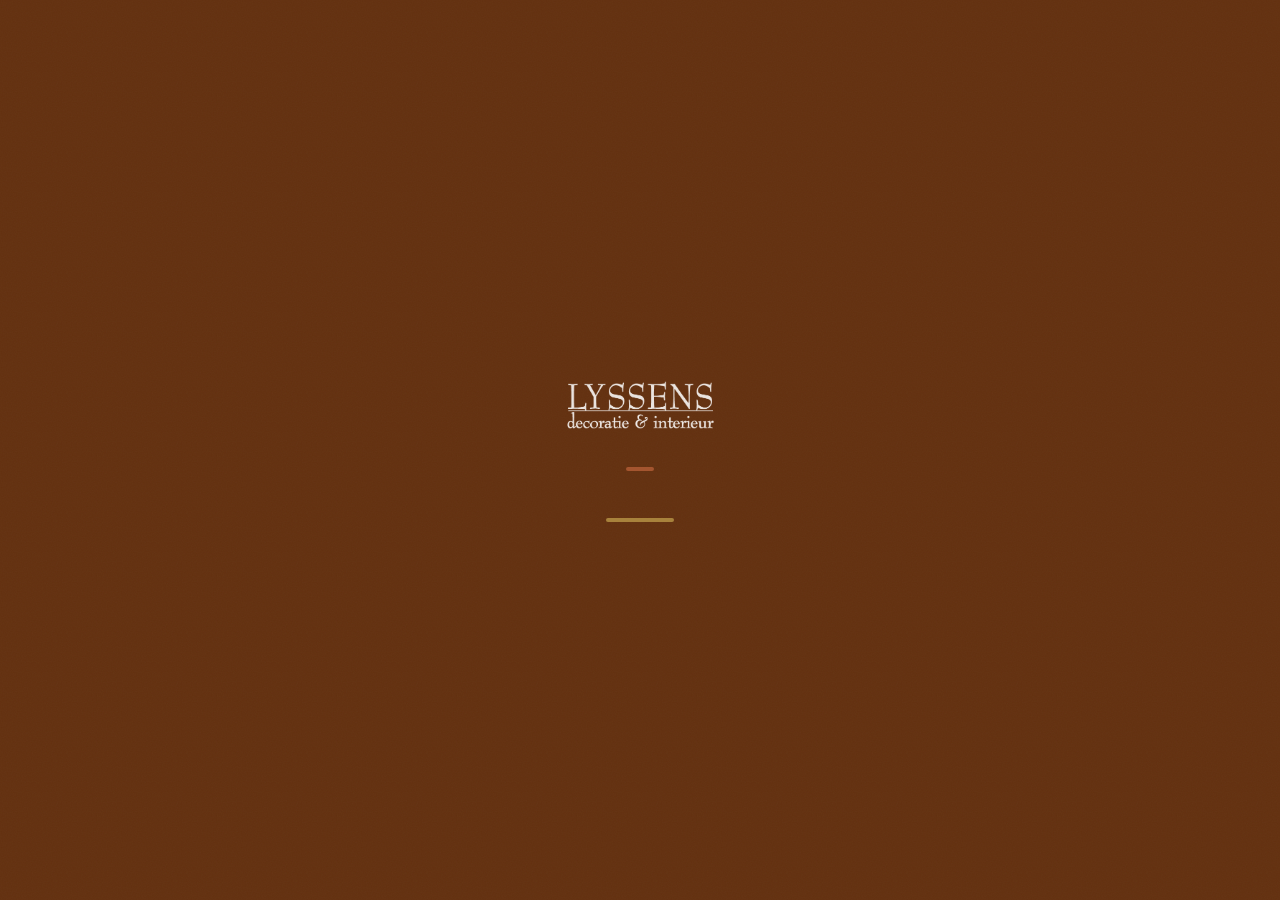
<file: video/card.html>
<!DOCTYPE html>
<html lang="nl" data-theme="klei">
<head>
<meta charset="utf-8">
<title>Tussentitel</title>
<link rel="stylesheet" href="../prototype/assets/css/tokens.css">
<link rel="stylesheet" href="../prototype/assets/css/base.css">
<style>
  html, body { margin: 0; height: 100%; overflow: hidden; }
  body {
    display: flex;
    align-items: center;
    justify-content: center;
    padding: 0 !important;
    background: var(--accent-deep);
    color: #fff;
    text-align: center;
  }
  body::before {
    content: "";
    position: absolute;
    inset: 0;
    background-image: url("data:image/svg+xml,%3Csvg xmlns='http://www.w3.org/2000/svg' width='120' height='120'%3E%3Cfilter id='n'%3E%3CfeTurbulence type='fractalNoise' baseFrequency='0.8' numOctaves='3'/%3E%3C/filter%3E%3Crect width='120' height='120' filter='url(%23n)' opacity='0.5'/%3E%3C/svg%3E");
    opacity: .07;
  }
  .card { position: relative; max-width: 60rem; padding: 0 4rem; }
  .card img { display: block; width: 150px; height: auto; margin: 0 auto; filter: brightness(0) invert(1); opacity: .9; }
  .card .eyebrow { color: var(--metal); margin: 2.2rem 0 .9rem; letter-spacing: .16em; }
  .card h2 {
    font-size: clamp(2.4rem, 1.6rem + 2.6vw, 3.6rem);
    line-height: 1.08;
    margin: 0 0 1.1rem;
    color: #fff;
  }
  .card p { font-size: 1.35rem; line-height: 1.5; color: rgba(255,255,255,.82); margin: 0; }
  .rule { width: 68px; height: 4px; border-radius: 2px; background: var(--metal); margin: 2rem auto 0; }
</style>
</head>
<body>
  <div class="card">
    <img src="../prototype/assets/img/lyssens-logo.png" alt="">
    <p class="eyebrow" id="eyebrow"></p>
    <h2 id="title"></h2>
    <p id="sub"></p>
    <div class="rule"></div>
  </div>
<script>
  var q = new URLSearchParams(location.search);
  document.getElementById('eyebrow').textContent = q.get('e') || '';
  document.getElementById('title').textContent = q.get('t') || '';
  document.getElementById('sub').textContent = q.get('s') || '';
</script>
</body>
</html>
</file>
<file: prototype/assets/css/tokens.css>
/* Designsysteem: typografie, ruimte en de drie kleurvarianten. */

:root {
  /* In het WordPress-thema worden deze vervangen door meegeleverde webfonts. */
  --font-display: "Iowan Old Style", "Palatino Linotype", Palatino, "Book Antiqua", Georgia, serif;
  --font-body: "Segoe UI", system-ui, -apple-system, "Helvetica Neue", Arial, sans-serif;

  --step-xs: clamp(0.78rem, 0.76rem + 0.08vw, 0.82rem);
  --step-s: clamp(0.9rem, 0.88rem + 0.1vw, 0.95rem);
  --step-0: clamp(1rem, 0.97rem + 0.15vw, 1.08rem);
  --step-1: clamp(1.1rem, 1.05rem + 0.3vw, 1.3rem);
  --step-2: clamp(1.35rem, 1.2rem + 0.6vw, 1.7rem);
  --step-3: clamp(1.65rem, 1.2rem + 2.2vw, 3rem);
  --step-4: clamp(2.05rem, 1.3rem + 3.6vw, 4.3rem);

  --space-1: 0.25rem;
  --space-2: 0.5rem;
  --space-3: 0.75rem;
  --space-4: 1rem;
  --space-5: 1.5rem;
  --space-6: 2rem;
  --space-7: 2.75rem;
  --space-8: 3.5rem;
  --space-9: 4.5rem;
  --space-10: 6rem;

  --radius-s: 10px;
  --radius-m: 18px;
  --radius-l: 30px;
  --radius-pill: 999px;

  --shadow-s: 0 1px 2px rgb(40 24 18 / 6%), 0 2px 8px rgb(40 24 18 / 6%);
  --shadow-m: 0 6px 14px rgb(40 24 18 / 8%), 0 18px 40px rgb(40 24 18 / 10%);
  --shadow-l: 0 20px 50px rgb(40 24 18 / 16%), 0 40px 90px rgb(40 24 18 / 12%);

  --container: 1180px;
  --container-narrow: 720px;

  --photo-tilt: 2deg;
  --transition: 200ms ease;

  /* Ruwe kwaststreek, als achtergrond onder de titel. */
  --brush: url("data:image/svg+xml,%3Csvg xmlns='http://www.w3.org/2000/svg' viewBox='0 0 300 24' preserveAspectRatio='none'%3E%3Cpath d='M3 15c36-6 74-9 114-8 42 1 84 5 126 2 16-1 30-3 45-7-3 9-9 14-20 16-40 7-83 4-124 2-37-2-74-1-109 6-12 2-23 1-32-3-2-3 0-6 0-8z' fill='%23a4552f'/%3E%3C/svg%3E");
}

/* Een rustige, warme basis. De kleur op de site komt van de verf die de bezoeker kiest,
   niet van een vaste merkkleur. Deze drie sferen bepalen enkel de grondtoon. */

/* Antraciet & messing - galerij-achtig, laat de foto's het werk doen. */
[data-theme="antraciet"] {
  --ink: #15120f;
  --ink-soft: #5a5048;
  --paper: #faf7f2;
  --paper-alt: #efe9e0;
  --surface: #ffffff;
  --line: #e3dbd0;
  --accent: #3a3a40;
  --accent-deep: #1e1e22;
  --accent-strong: #2a2a2f;
  --accent-soft: #eceae6;
  --metal: #a8823c;
  --highlight: #2f6b5f;
  --highlight-soft: #dcebe7;
}

/* Klei - warme aardetint, zacht en huiselijk. */
[data-theme="klei"] {
  --ink: #17120e;
  --ink-soft: #5c5047;
  --paper: #faf7f2;
  --paper-alt: #f0e8df;
  --surface: #ffffff;
  --line: #e4dacd;
  --accent: #a4552f;
  --accent-deep: #63300f;
  --accent-strong: #8a4322;
  --accent-soft: #f3e6dc;
  --metal: #a8823c;
  --highlight: #2f6b5f;
  --highlight-soft: #dcebe7;
}

/* Olijf - gedempt groen, rustig en hedendaags. */
[data-theme="olijf"] {
  --ink: #14160f;
  --ink-soft: #545a49;
  --paper: #faf8f3;
  --paper-alt: #eaece1;
  --surface: #ffffff;
  --line: #dfe0d3;
  --accent: #5c6b4a;
  --accent-deep: #333d27;
  --accent-strong: #445134;
  --accent-soft: #e9ede2;
  --metal: #a8823c;
  --highlight: #8a4322;
  --highlight-soft: #f3e6dc;
}
</file>
<file: prototype/assets/css/base.css>
*,
*::before,
*::after {
  box-sizing: border-box;
}

html {
  scroll-behavior: smooth;
  /* Wat focus krijgt, schuift nooit onder het vaste menu of de belbalk. */
  scroll-padding-block: 6rem 1rem;
}

@media (max-width: 45rem) {
  html {
    scroll-padding-block: 6rem 5.5rem;
  }
}

body {
  margin: 0;
  /* Vangnet: wat toch uitsteekt, mag de gsm nooit doen uitzoomen. */
  overflow-x: clip;
  font-family: var(--font-body);
  font-size: var(--step-0);
  line-height: 1.65;
  color: var(--ink);
  background: var(--paper);
  -webkit-font-smoothing: antialiased;
}

img {
  max-width: 100%;
  height: auto;
  display: block;
}

h1,
h2,
h3,
h4 {
  font-family: var(--font-display);
  line-height: 1.12;
  margin: 0 0 var(--space-4);
  font-weight: 600;
  letter-spacing: -0.01em;
  /* Vangnet: een te lang woord mag nooit buiten het scherm lopen. */
  overflow-wrap: break-word;
}

h1 {
  font-size: var(--step-4);
}

h2 {
  font-size: var(--step-3);
}

h3 {
  font-size: var(--step-1);
}

p {
  margin: 0 0 var(--space-4);
}

a {
  color: var(--accent-strong);
}

ul {
  padding-left: 1.1em;
}

:focus-visible {
  outline: 3px solid var(--highlight);
  outline-offset: 3px;
  border-radius: 4px;
}

.skip-link {
  position: absolute;
  left: var(--space-4);
  top: -100px;
  z-index: 100;
  background: var(--ink);
  color: #fff;
  padding: var(--space-3) var(--space-5);
  border-radius: var(--radius-pill);
  text-decoration: none;
  transition: top var(--transition);
}

.skip-link:focus {
  top: var(--space-4);
}

.container {
  width: min(100% - 2.5rem, var(--container));
  margin-inline: auto;
}

.container--narrow {
  width: min(100% - 2.5rem, var(--container-narrow));
}

.section {
  padding-block: var(--space-9);
}

/* Houdt de titel vrij van het vastgezette menu bij het springen naar een anker. */
[id] {
  scroll-margin-top: 7rem;
}

.section--tight {
  padding-block: var(--space-7);
}

.section--alt {
  background: var(--paper-alt);
}

.section--ink {
  background: var(--ink);
  color: var(--paper);
}

.section--ink h2,
.section--ink h3 {
  color: #fff;
}

.section__head {
  max-width: 46rem;
  margin-bottom: var(--space-7);
}

.section__head--center {
  margin-inline: auto;
  text-align: center;
}

.eyebrow {
  display: inline-flex;
  align-items: center;
  gap: var(--space-2);
  font-size: var(--step-xs);
  font-weight: 700;
  letter-spacing: 0.14em;
  text-transform: uppercase;
  color: var(--accent-strong);
  margin-bottom: var(--space-3);
}

.eyebrow::before {
  content: "";
  width: 1.75rem;
  height: 4px;
  border-radius: var(--radius-pill);
  background: var(--accent);
}

.section--ink .eyebrow {
  color: var(--accent-soft);
}

.lead {
  font-size: var(--step-1);
  line-height: 1.5;
  color: var(--ink-soft);
}

.section--ink .lead {
  color: #e8e2db;
}

.btn {
  display: inline-flex;
  align-items: center;
  justify-content: center;
  gap: var(--space-3);
  min-height: 2.9rem;
  padding: 0.6rem 1.4rem;
  border: 2px solid transparent;
  border-radius: var(--radius-pill);
  font: inherit;
  font-size: var(--step-s);
  font-weight: 700;
  text-decoration: none;
  cursor: pointer;
  transition: transform var(--transition), background var(--transition), color var(--transition);
}

.btn:hover {
  transform: translateY(-2px);
}

.btn--primary {
  background: var(--accent-strong);
  color: #fff;
}

.btn--primary:hover {
  background: var(--ink);
}

.btn--ghost {
  background: transparent;
  color: var(--ink);
  border-color: var(--ink);
}

.btn--ghost:hover {
  background: var(--ink);
  color: var(--paper);
}

.btn--light {
  background: #fff;
  color: var(--ink);
}

.btn--large {
  min-height: 3.25rem;
  font-size: var(--step-0);
  padding-inline: 1.9rem;
}

.btn--block {
  width: 100%;
}

/* Eén dun lijnicoon, enkel op de belknop van de gsm-balk: daar helpt het om snel te tikken. */
.ico {
  display: inline-block;
  flex: none;
  width: 1.1em;
  height: 1.1em;
  vertical-align: -0.18em;
  background-color: currentColor;
  -webkit-mask: var(--ico) center / contain no-repeat;
  mask: var(--ico) center / contain no-repeat;
}

.ico--tel {
  --ico: url("data:image/svg+xml,%3Csvg xmlns=%22http://www.w3.org/2000/svg%22 viewBox=%220 0 24 24%22 fill=%22none%22 stroke=%22%23000%22 stroke-width=%222%22 stroke-linecap=%22round%22 stroke-linejoin=%22round%22%3E%3Cpath d=%22M22 16.92v3a2 2 0 0 1-2.18 2 19.79 19.79 0 0 1-8.63-3.07 19.5 19.5 0 0 1-6-6 19.79 19.79 0 0 1-3.07-8.67A2 2 0 0 1 4.11 2h3a2 2 0 0 1 2 1.72c.13.96.36 1.9.7 2.81a2 2 0 0 1-.45 2.11L8.09 9.91a16 16 0 0 0 6 6l1.27-1.27a2 2 0 0 1 2.11-.45c.91.34 1.85.57 2.81.7A2 2 0 0 1 22 16.92z%22/%3E%3C/svg%3E");
}

.link-arrow {
  display: inline-flex;
  align-items: center;
  gap: var(--space-2);
  font-weight: 700;
  text-decoration: none;
  border-bottom: 2px solid var(--accent);
  padding-bottom: 2px;
  transition: color var(--transition), border-color var(--transition);
}

.link-arrow:hover,
.link-arrow:focus-visible {
  color: var(--accent-strong);
  border-bottom-color: var(--accent-strong);
}

/* Alleen verbergen wanneer JavaScript draait, zodat inhoud altijd leesbaar blijft. */
.js .reveal {
  opacity: 0;
  transform: translateY(18px);
  transition: opacity 600ms ease, transform 600ms ease;
}

.js .reveal.is-visible {
  opacity: 1;
  transform: none;
}

@media (prefers-reduced-motion: reduce) {
  html {
    scroll-behavior: auto;
  }

  *,
  *::before,
  *::after {
    animation-duration: 0.001ms !important;
    transition-duration: 0.001ms !important;
  }

  .js .reveal {
    opacity: 1;
    transform: none;
  }
}

.visually-hidden {
  position: absolute;
  width: 1px;
  height: 1px;
  overflow: hidden;
  clip: rect(0 0 0 0);
  white-space: nowrap;
}

.stack {
  margin-top: var(--space-5);
}

.stack--sm {
  margin-top: var(--space-4);
}

.stack--lg {
  margin-top: var(--space-6);
}

.gap-after {
  margin-bottom: var(--space-5);
}

.flush {
  margin: 0;
}

.text-center {
  text-align: center;
}

/* Houdt gecentreerde inleidingen op een leesbare regellengte. */
.text-center .lead {
  max-width: 46ch;
  margin-inline: auto;
}

.fieldset-reset {
  border: 0;
  padding: 0;
  margin: 0 0 var(--space-5);
}

.fieldset-reset legend {
  padding: 0;
  margin-bottom: var(--space-3);
}
</file>
<file: prototype/assets/css/components.css>
/* ---------- Stijl- en kleurkiezer (alleen in het prototype) ---------- */

.prototype-bar {
  position: fixed;
  right: var(--space-4);
  bottom: var(--space-4);
  z-index: 60;
  display: grid;
  gap: var(--space-3);
  padding: var(--space-4);
  background: var(--surface);
  border: 1px solid var(--line);
  border-radius: var(--radius-m);
  box-shadow: var(--shadow-m);
}

.prototype-bar__row {
  display: flex;
  align-items: center;
  gap: var(--space-3);
}

.prototype-bar__label {
  flex: 0 0 2.5rem;
  font-size: var(--step-xs);
  font-weight: 700;
  text-transform: uppercase;
  letter-spacing: 0.1em;
  color: var(--ink-soft);
}

.prototype-bar__options {
  display: flex;
  gap: var(--space-2);
}

.chip {
  font: inherit;
  font-size: var(--step-xs);
  font-weight: 700;
  padding: 0.4rem 0.85rem;
  border: 2px solid var(--line);
  border-radius: var(--radius-pill);
  background: transparent;
  color: var(--ink-soft);
  text-decoration: none;
  cursor: pointer;
}

.chip[aria-pressed="true"],
.chip[aria-current="page"] {
  background: var(--ink);
  border-color: var(--ink);
  color: #fff;
}

/* Witte rand rond een uitgeknipte foto, zodat die los van de achtergrond komt. */
.cutout {
  filter:
    drop-shadow(3px 0 0 #fff) drop-shadow(-3px 0 0 #fff)
    drop-shadow(0 3px 0 #fff) drop-shadow(0 -3px 0 #fff)
    drop-shadow(0 20px 26px rgb(0 0 0 / 28%));
}

.swatch {
  width: 2rem;
  height: 2rem;
  border-radius: 50%;
  border: 2px solid var(--line);
  cursor: pointer;
  padding: 0;
}

.swatch[aria-pressed="true"] {
  border-color: var(--ink);
  box-shadow: 0 0 0 3px var(--paper), 0 0 0 5px var(--ink);
}

.swatch--antraciet {
  background: linear-gradient(135deg, #3a3a40 60%, #a8823c 60%);
}

.swatch--klei {
  background: linear-gradient(135deg, #a4552f, #63300f);
}

.swatch--olijf {
  background: linear-gradient(135deg, #5c6b4a, #333d27);
}

/* ---------- Kop van de site ---------- */

.topbar {
  background: var(--ink);
  color: #f3ede7;
  font-size: var(--step-s);
}

.topbar__inner {
  display: flex;
  flex-wrap: wrap;
  gap: var(--space-2) var(--space-6);
  align-items: center;
  justify-content: space-between;
  padding-block: var(--space-2);
}

.topbar__status {
  display: inline-flex;
  align-items: center;
  gap: var(--space-2);
  font-weight: 600;
}

.topbar__dot {
  width: 0.6rem;
  height: 0.6rem;
  border-radius: 50%;
  background: #6ec28a;
  box-shadow: 0 0 0 4px rgb(110 194 138 / 25%);
}

[data-winkelstatus="straks"] .topbar__dot {
  background: #d9a441;
  box-shadow: 0 0 0 4px rgb(217 164 65 / 25%);
}

[data-winkelstatus="gesloten"] .topbar__dot {
  background: #e4584a;
  box-shadow: 0 0 0 4px rgb(228 88 74 / 25%);
}

.topbar__links {
  display: flex;
  flex-wrap: wrap;
  gap: var(--space-5);
}

.topbar a {
  display: inline-block;
  padding-block: 0.2rem;
  color: inherit;
  text-decoration: none;
  border-bottom: 1px solid transparent;
}

.topbar a:hover {
  border-bottom-color: currentColor;
}

.site-header {
  position: sticky;
  top: 0;
  z-index: 50;
  background: var(--paper);
  transition: box-shadow 250ms ease;
}

/* Pas als je scrollt, zweeft de menubalk met een zachte schaduw boven de inhoud. */
.site-header[data-gescrold] {
  box-shadow: 0 8px 28px rgb(40 24 18 / 9%);
}

.site-header__inner {
  display: flex;
  align-items: center;
  justify-content: space-between;
  gap: var(--space-5);
  padding-block: var(--space-4);
}

.brand {
  display: inline-block;
  text-decoration: none;
  color: var(--ink);
  line-height: 1;
}

.brand img {
  display: block;
  width: auto;
  height: clamp(2.2rem, 1.9rem + 1vw, 2.9rem);
}

.site-footer .brand img {
  filter: brightness(0) invert(1);
}

.brand__name {
  display: block;
  font-family: var(--font-display);
  font-size: clamp(1.5rem, 1.2rem + 1.1vw, 2.1rem);
  letter-spacing: 0.06em;
  border-bottom: 2px solid currentColor;
  padding-bottom: 0.15em;
}

.brand__tagline {
  display: block;
  font-family: var(--font-display);
  font-size: clamp(0.72rem, 0.6rem + 0.45vw, 0.95rem);
  letter-spacing: 0.02em;
  margin-top: 0.3em;
}

.nav {
  display: flex;
  align-items: center;
  gap: var(--space-5);
}

.nav__list {
  display: flex;
  align-items: center;
  gap: var(--space-5);
  list-style: none;
  margin: 0;
  padding: 0;
}

.nav__link {
  position: relative;
  text-decoration: none;
  color: var(--ink);
  font-weight: 600;
  padding-block: var(--space-2);
}

.nav__link::after {
  content: "";
  position: absolute;
  left: 0;
  right: 100%;
  bottom: 0;
  height: 3px;
  border-radius: var(--radius-pill);
  background: var(--accent);
  transition: right var(--transition);
}

.nav__link:hover::after,
.nav__link[aria-current="page"]::after {
  right: 0;
}

.nav-toggle {
  display: none;
  align-items: center;
  gap: var(--space-2);
  background: var(--ink);
  color: #fff;
  border: 0;
  border-radius: var(--radius-pill);
  padding: 0.7rem 1.2rem;
  font: inherit;
  font-weight: 700;
  cursor: pointer;
}

@media (max-width: 62rem) {
  .nav-toggle {
    display: inline-flex;
  }

  .nav {
    position: absolute;
    left: 0;
    right: 0;
    top: 100%;
    flex-direction: column;
    align-items: stretch;
    gap: var(--space-4);
    padding: var(--space-5);
    background: var(--paper);
    box-shadow: var(--shadow-m);
  }

  .nav[hidden] {
    display: none;
  }

  .nav__list {
    flex-direction: column;
    align-items: stretch;
    gap: var(--space-1);
  }

  .nav__link {
    display: block;
    padding: var(--space-3) var(--space-4);
    border-radius: var(--radius-s);
  }

  .nav__link[aria-current="page"] {
    background: var(--accent-soft);
    color: var(--accent-strong);
  }

  .nav__link::after {
    display: none;
  }
}

/* ---------- Hero ---------- */

.hero {
  position: relative;
  overflow: hidden;
  background: var(--paper-alt);
  padding-block: var(--space-9) var(--space-10);
}

.hero::after {
  content: "";
  position: absolute;
  inset-inline: 0;
  bottom: -1px;
  height: 46px;
  background: var(--paper);
  clip-path: polygon(0 100%, 100% 100%, 100% 0, 75% 46%, 50% 8%, 25% 52%, 0 12%);
}

.hero__grid {
  display: grid;
  grid-template-columns: minmax(0, 1.05fr) minmax(0, 1fr);
  gap: var(--space-8);
  align-items: center;
}

/* Ruimere regelafstand: op een iPhone is de letter hoger en raakte de streek anders de volgende regel. */
.hero h1 {
  margin-bottom: var(--space-5);
  line-height: 1.25;
}

/* Onderstreping die zich als een kwaststreek uitschildert. Clone zorgt dat elke
   regel zijn eigen streek krijgt wanneer de titel afbreekt. */
.hero__accent {
  color: var(--accent-strong);
  padding-bottom: 0.04em;
  background-image: var(--brush);
  background-repeat: no-repeat;
  background-position: 0 100%;
  background-size: 0 0.18em;
  animation: brush-in 800ms 250ms cubic-bezier(0.22, 0.75, 0.3, 1) forwards;
  -webkit-box-decoration-break: clone;
  box-decoration-break: clone;
}

@keyframes brush-in {
  to {
    background-size: 100% 0.18em;
  }
}

.hero__actions {
  display: flex;
  flex-wrap: wrap;
  gap: var(--space-4);
  margin-block: var(--space-6);
}

.trust {
  display: flex;
  flex-wrap: wrap;
  align-items: center;
  gap: var(--space-4);
}

.trust__seal {
  display: grid;
  place-content: center;
  text-align: center;
  flex: 0 0 auto;
  width: 3.75rem;
  height: 3.75rem;
  border-radius: 50%;
  border: 2px solid var(--accent);
  color: var(--accent-strong);
  font-family: var(--font-display);
  font-size: var(--step-s);
  font-weight: 700;
  line-height: 1.05;
}

.trust__stars {
  color: var(--accent);
  letter-spacing: 0.1em;
}

.trust__text {
  font-size: var(--step-s);
  color: var(--ink-soft);
  margin: 0;
}

.trust__faces {
  display: flex;
  flex: 0 0 auto;
}

.trust__face {
  width: 3rem;
  height: 3rem;
  border-radius: 50%;
  object-fit: cover;
  border: 3px solid var(--paper-alt);
  margin-left: -1rem;
}

.trust__face:first-child {
  margin-left: 0;
}

.perks {
  display: flex;
  flex-wrap: wrap;
  gap: var(--space-2) var(--space-4);
  list-style: none;
  padding: 0;
  margin: 0 0 var(--space-6);
}

.perks li {
  display: flex;
  align-items: center;
  gap: var(--space-2);
  font-size: var(--step-s);
  font-weight: 600;
}

.perks li::before {
  content: "\2713";
  display: grid;
  place-content: center;
  width: 1.5rem;
  height: 1.5rem;
  border-radius: 50%;
  background: var(--accent-soft);
  color: var(--accent-strong);
  font-size: 0.85rem;
}

.hero__figure {
  position: relative;
  display: grid;
  gap: var(--space-4);
}

.hero__stage {
  position: relative;
  width: 100%;
  aspect-ratio: 4 / 3.4;
  border-radius: var(--radius-l);
  background: linear-gradient(158deg, var(--accent) 0%, var(--accent-deep) 100%);
}

/* Fijne korrel over grote kleurvlakken, zoals verf op een muur. */
.grain::after {
  content: "";
  position: absolute;
  inset: 0;
  pointer-events: none;
  opacity: 0.3;
  mix-blend-mode: overlay;
  border-radius: inherit;
  background-image: url("data:image/svg+xml,%3Csvg xmlns='http://www.w3.org/2000/svg' width='180' height='180'%3E%3Cfilter id='n'%3E%3CfeTurbulence type='fractalNoise' baseFrequency='0.85' numOctaves='3'/%3E%3C/filter%3E%3Crect width='180' height='180' filter='url(%23n)'/%3E%3C/svg%3E");
}

/* De figuur steekt boven het kleurvlak uit, zoals een uitgeknipte foto.
   Absoluut geplaatst: Safari maakt het vlak anders zo breed als de figuur. */
.hero__person {
  position: absolute;
  left: 50%;
  bottom: 3.5rem;
  height: calc((100% - 3.5rem) * 1.1);
  width: auto;
  max-width: none;
  transform: translateX(-50%);
  object-fit: contain;
}

.hero__figure .badge-circle {
  top: -1.25rem;
  left: -1.25rem;
  bottom: auto;
}

.hero__thumbs {
  display: grid;
  grid-template-columns: 1fr 1fr;
  gap: var(--space-4);
}

.dummy-tag {
  position: absolute;
  left: 50%;
  bottom: var(--space-4);
  transform: translateX(-50%);
  margin: 0;
  padding: 0.4rem 0.9rem;
  border-radius: var(--radius-pill);
  background: rgb(255 255 255 / 92%);
  color: var(--ink);
  font-size: var(--step-xs);
  font-weight: 700;
  text-align: center;
}

.dummy-note {
  display: inline-block;
  margin: 0 0 var(--space-3);
  padding: 0.25rem 0.7rem;
  border-radius: var(--radius-pill);
  background: var(--accent-soft);
  color: var(--accent-strong);
  font-size: var(--step-xs);
  font-weight: 700;
}

.photo-card {
  margin: 0;
  border-radius: var(--radius-m);
  overflow: hidden;
  background: var(--surface);
  box-shadow: var(--shadow-m);
  transition: transform var(--transition);
}

.photo-card img {
  width: 100%;
  height: 100%;
  object-fit: cover;
}

.photo-card--tall {
  grid-row: span 2;
  aspect-ratio: 3 / 4;
}

.photo-card--wide {
  aspect-ratio: 4 / 3;
}

/* De lichte scheefstand hoort alleen bij de collage in de intro. */
.hero__thumbs .photo-card--wide:first-child {
  rotate: calc(var(--photo-tilt) * -1);
}

.hero__thumbs .photo-card--wide:last-child {
  rotate: var(--photo-tilt);
}

.badge-circle {
  position: absolute;
  left: -1.5rem;
  bottom: -1.5rem;
  display: grid;
  place-content: center;
  text-align: center;
  width: 7.5rem;
  height: 7.5rem;
  border-radius: 50%;
  background: var(--accent-strong);
  color: #fff;
  font-family: var(--font-display);
  line-height: 1.1;
  box-shadow: var(--shadow-m);
  rotate: -8deg;
}

.badge-circle strong {
  display: block;
  font-size: 2rem;
}

.badge-circle span {
  font-size: var(--step-xs);
  letter-spacing: 0.08em;
  text-transform: uppercase;
}

@media (max-width: 62rem) {
  .hero__grid {
    grid-template-columns: minmax(0, 1fr);
  }

  .badge-circle {
    left: auto;
    right: -0.5rem;
    bottom: -2rem;
    width: 6rem;
    height: 6rem;
  }
}

/* ---------- USP-balk ---------- */

.usp-bar {
  display: grid;
  grid-template-columns: repeat(auto-fit, minmax(min(14rem, 100%), 1fr));
  gap: var(--space-4);
  padding: var(--space-5);
  background: var(--surface);
  border: 1px solid var(--line);
  border-radius: var(--radius-l);
  box-shadow: var(--shadow-m);
  margin-top: calc(var(--space-8) * -1);
  position: relative;
  z-index: 2;
}

.usp {
  display: flex;
  gap: var(--space-4);
  align-items: flex-start;
  padding: var(--space-3);
}

.usp__icon {
  flex: 0 0 auto;
  display: grid;
  place-content: center;
  width: 3rem;
  height: 3rem;
  border-radius: var(--radius-m);
  background: var(--accent-soft);
  font-size: 1.4rem;
}

.usp h3 {
  font-size: var(--step-0);
  font-family: var(--font-body);
  font-weight: 700;
  margin-bottom: 0.15rem;
}

.usp p {
  margin: 0;
  font-size: var(--step-s);
  color: var(--ink-soft);
}

/* ---------- Diensten ---------- */

.card-grid {
  display: grid;
  grid-template-columns: repeat(auto-fit, minmax(min(16rem, 100%), 1fr));
  gap: var(--space-5);
}

/* Vaste kolomaantallen, zodat er nooit één kaart alleen op een rij belandt. */
.card-grid--4 {
  grid-template-columns: repeat(4, 1fr);
}

@media (max-width: 64rem) {
  .card-grid--4 {
    grid-template-columns: repeat(2, 1fr);
  }
}

@media (max-width: 34rem) {
  .card-grid--4 {
    grid-template-columns: 1fr;
  }
}

.service-card {
  position: relative;
  isolation: isolate;
  overflow: hidden;
  display: flex;
  flex-direction: column;
  gap: var(--space-3);
  padding: var(--space-6);
  background: var(--surface);
  border: 1px solid var(--line);
  border-radius: var(--radius-m);
  text-decoration: none;
  color: inherit;
  transition: transform var(--transition), box-shadow var(--transition), border-color var(--transition);
}

/* Kleur die van onderaf vol loopt, zoals verf in een bak. */
.service-card::before {
  content: "";
  position: absolute;
  inset: auto 0 0 0;
  z-index: -1;
  height: 0;
  background: var(--accent-soft);
  transition: height 340ms cubic-bezier(0.22, 0.75, 0.3, 1);
}

.service-card:hover::before,
.service-card:focus-visible::before {
  height: 100%;
}

.service-card:hover {
  transform: translateY(-6px);
  box-shadow: var(--shadow-m);
  border-color: var(--accent);
}

.service-card__icon {
  display: grid;
  place-content: center;
  width: 3.25rem;
  height: 3.25rem;
  border-radius: var(--radius-m);
  background: var(--accent-soft);
  font-size: 1.6rem;
}

.service-card h3 {
  margin: 0;
  font-size: var(--step-1);
}

.service-card p {
  margin: 0;
  color: var(--ink-soft);
  font-size: var(--step-s);
}

.service-card__more {
  align-self: flex-start;
  margin-top: auto;
  padding-bottom: 2px;
  border-bottom: 2px solid currentColor;
  font-weight: 700;
  color: var(--accent-strong);
}

.service-card--photo {
  padding: 0;
}

.service-card--photo img {
  width: 100%;
  aspect-ratio: 16 / 10;
  object-fit: cover;
}

.service-card__body {
  display: flex;
  flex: 1;
  flex-direction: column;
  gap: var(--space-3);
  padding: var(--space-5);
}

.seal {
  position: absolute;
  display: grid;
  place-content: center;
  text-align: center;
  width: 8rem;
  height: 8rem;
  padding: 1.1rem;
  margin: 0;
  border-radius: 50%;
  background: var(--paper);
  color: var(--ink);
  font-family: var(--font-display);
  line-height: 1.1;
  box-shadow: var(--shadow-m);
}

.seal::before {
  content: "";
  position: absolute;
  inset: 7px;
  border-radius: 50%;
  border: 1px solid var(--metal);
}

.seal strong {
  display: block;
  font-size: 1.6rem;
  letter-spacing: 0.02em;
}

.seal span {
  display: block;
  font-family: var(--font-body);
  font-size: 0.6rem;
  font-weight: 700;
  line-height: 1.3;
  letter-spacing: 0.08em;
  text-transform: uppercase;
  color: var(--ink-soft);
}

/* Los van de intro staat het zegel gewoon in de tekststroom. */
.seal--inline {
  position: relative;
  display: inline-grid;
}

.teaser-foto {
  position: relative;
  margin: 0;
}

.teaser-foto img {
  width: 100%;
  aspect-ratio: 4 / 3;
  object-fit: cover;
  border-radius: var(--radius-l);
  box-shadow: var(--shadow-m);
}

.teaser-foto .seal {
  left: var(--space-4);
  bottom: calc(var(--space-6) * -1);
}

@media (min-width: 62.01rem) {
  .teaser-foto .seal {
    left: -2rem;
  }
}

.reviews {
  display: grid;
  grid-template-columns: repeat(3, 1fr);
  gap: var(--space-7);
}

.reviews__score {
  font-weight: 700;
  color: var(--ink-soft);
}

/* Een kader is voor wat je kan aanklikken; reviews staan open op de pagina. */
.review {
  margin: 0;
}

.review p {
  font-size: var(--step-s);
  line-height: 1.6;
  margin-bottom: var(--space-3);
}

.review__stars {
  color: var(--accent);
  letter-spacing: 0.12em;
  margin-bottom: var(--space-2);
}

.review footer {
  font-size: var(--step-s);
  font-weight: 700;
  color: var(--ink);
}

@media (max-width: 62rem) {
  .reviews {
    grid-template-columns: 1fr;
  }
}

/* Opsomming van termen. Bewust geen knopvorm: hier valt niets te klikken. */
.chiplist {
  display: flex;
  flex-wrap: wrap;
  gap: var(--space-2) var(--space-5);
  list-style: none;
  margin: 0;
  padding: 0;
}

.chiplist li {
  position: relative;
  padding-left: 0.95rem;
  font-size: var(--step-s);
  color: var(--ink-soft);
}

.chiplist li::before {
  content: "";
  position: absolute;
  left: 0;
  top: 0.62em;
  width: 6px;
  height: 6px;
  border-radius: 50%;
  background: var(--accent);
}

.facts {
  display: grid;
  grid-template-columns: repeat(4, 1fr);
  gap: var(--space-5);
  padding: var(--space-6) var(--space-7);
  background: var(--surface);
  border-radius: var(--radius-l);
  box-shadow: var(--shadow-m);
}

.facts strong {
  display: block;
  font-family: var(--font-display);
  font-size: var(--step-2);
  line-height: 1.15;
  color: var(--accent-strong);
}

.facts span {
  font-size: var(--step-s);
  color: var(--ink-soft);
}

@media (max-width: 48rem) {
  .facts {
    grid-template-columns: repeat(2, 1fr);
  }
}

/* Wel klikbaar: knopvorm plus een pijl die aangeeft dat je ergens terechtkomt. */
.linklist {
  display: flex;
  flex-wrap: wrap;
  gap: var(--space-3);
  list-style: none;
  margin: 0;
  padding: 0;
}

.linklist a {
  display: inline-flex;
  align-items: center;
  gap: 0.45rem;
  padding: 0.55rem 1.05rem;
  background: var(--surface);
  border: 1px solid var(--line);
  border-radius: var(--radius-pill);
  font-size: var(--step-s);
  font-weight: 600;
  color: var(--ink);
  text-decoration: none;
}

.linklist a {
  transition: background var(--transition), border-color var(--transition), color var(--transition);
}

.linklist a:hover,
.linklist a:focus-visible {
  border-color: var(--accent);
  background: var(--accent-soft);
  color: var(--accent-strong);
}

.calc {
  display: grid;
  grid-template-columns: 1fr 1fr;
  gap: var(--space-4);
  align-items: end;
}

@media (max-width: 45rem) {
  .calc {
    grid-template-columns: 1fr;
  }
}

.calc .field--full {
  grid-column: 1 / -1;
}

/* Kamer of losse muren: elk deel volgt het raster van het formulier. */
.calc__deel,
.calc__muren,
.calc__muur {
  grid-column: 1 / -1;
  display: grid;
  grid-template-columns: repeat(2, minmax(0, 1fr));
  gap: var(--space-4);
  align-items: end;
}

.calc__deel[hidden] {
  display: none;
}

.calc__deel > .flush {
  grid-column: 1 / -1;
}

.calc__muurkop {
  grid-column: 1 / -1;
  display: flex;
  justify-content: space-between;
  align-items: baseline;
  gap: var(--space-3);
  margin-bottom: calc(var(--space-2) * -1);
  font-weight: 700;
}

.calc__weg {
  padding: 0.25rem 0;
  border: 0;
  background: none;
  color: var(--accent-strong);
  font: inherit;
  font-size: var(--step-s);
  font-weight: 700;
  text-decoration: underline;
  text-underline-offset: 0.2em;
  cursor: pointer;
}

@media (max-width: 45rem) {
  .calc__deel {
    grid-template-columns: minmax(0, 1fr);
  }
}

.calc__result {
  grid-column: 1 / -1;
  margin: 0;
  padding: var(--space-5);
  background: var(--accent-soft);
  border-radius: var(--radius-m);
  font-size: var(--step-1);
  line-height: 1.4;
}

.calc__result strong {
  font-family: var(--font-display);
  font-size: var(--step-2);
  display: block;
  margin-bottom: 0.2em;
}

@media (max-width: 62rem) {
  .studio {
    grid-template-columns: 1fr;
  }
}

.tabs {
  display: inline-flex;
  gap: var(--space-2);
  padding: var(--space-2);
  background: var(--paper-alt);
  border-radius: var(--radius-pill);
  margin-bottom: var(--space-6);
}

.tabs__btn {
  border: 0;
  background: transparent;
  font: inherit;
  font-weight: 700;
  padding: 0.6rem 1.4rem;
  border-radius: var(--radius-pill);
  cursor: pointer;
  color: var(--ink-soft);
}

.tabs__btn[aria-pressed="true"] {
  background: var(--surface);
  color: var(--ink);
  box-shadow: var(--shadow-s);
}

.selfservice {
  display: grid;
  grid-template-columns: 1.1fr 1fr;
  gap: var(--space-7);
  align-items: center;
}

.selfservice__list {
  list-style: none;
  padding: 0;
  margin: 0;
  display: grid;
  gap: var(--space-3);
}

.selfservice__list li {
  position: relative;
  padding: var(--space-1) 0 var(--space-1) 2.2rem;
  font-weight: 600;
  font-size: var(--step-s);
}

.selfservice__list li::before {
  content: "\2713";
  position: absolute;
  left: 0;
  top: 0.15rem;
  display: grid;
  place-items: center;
  width: 1.5rem;
  height: 1.5rem;
  border-radius: 50%;
  background: var(--accent-soft);
  color: var(--accent-strong);
  font-size: 0.8rem;
  font-weight: 700;
}

@media (max-width: 62rem) {
  .selfservice {
    grid-template-columns: 1fr;
  }
}

/* ---------- Realisaties ---------- */

.work-grid {
  display: grid;
  grid-template-columns: repeat(auto-fit, minmax(min(20rem, 100%), 1fr));
  gap: var(--space-5);
}

.work {
  margin: 0;
}

.work__media {
  position: relative;
  border-radius: var(--radius-m);
  overflow: hidden;
}

.work__media img {
  width: 100%;
  aspect-ratio: 2 / 1;
  object-fit: cover;
}

.work figcaption {
  padding-top: var(--space-4);
}

/* Een label als gewone tekst: een pil op de foto leek een knop. */
.work figcaption .work__tag {
  display: block;
  margin-bottom: var(--space-2);
  color: var(--accent);
  font-size: var(--step-xs);
  font-weight: 700;
  letter-spacing: 0.08em;
  text-transform: uppercase;
}

.work figcaption strong {
  display: block;
  font-family: var(--font-display);
  font-size: var(--step-1);
  margin-bottom: 0.2rem;
}

.work figcaption span {
  color: var(--ink-soft);
  font-size: var(--step-s);
}

/* ---------- Veelgestelde vragen ---------- */

.faq {
  display: grid;
  gap: var(--space-3);
}

.faq__item {
  background: var(--surface);
  border: 1px solid var(--line);
  border-radius: var(--radius-m);
  padding: var(--space-5) var(--space-6);
}

.faq__item[open] {
  border-color: var(--accent);
}

.faq__item summary {
  cursor: pointer;
  font-family: var(--font-display);
  font-size: var(--step-1);
  list-style: none;
  display: flex;
  justify-content: space-between;
  align-items: center;
  gap: var(--space-4);
}

.faq__item summary::-webkit-details-marker {
  display: none;
}

.faq__item summary::after {
  content: "+";
  flex: 0 0 auto;
  display: grid;
  place-content: center;
  width: 2rem;
  height: 2rem;
  border-radius: 50%;
  background: var(--accent-soft);
  color: var(--accent-strong);
  font-size: 1.3rem;
}

.faq__item[open] summary::after {
  content: "\2212";
}

.faq__item p {
  margin: var(--space-4) 0 0;
  color: var(--ink-soft);
  max-width: 62ch;
}

.split-2 {
  display: grid;
  grid-template-columns: 1fr 1fr;
  gap: var(--space-8);
  align-items: start;
}

.split-2--middle {
  align-items: center;
}

/* Bij lange teksten blijft de foto meescrollen in plaats van een gat te laten. */
@media (min-width: 62.01rem) {
  .split-2 > figure {
    position: sticky;
    top: 7rem;
  }
}

.split-2--flip > :first-child {
  order: 2;
}

.jumpnav {
  display: flex;
  flex-wrap: wrap;
  gap: var(--space-3);
  list-style: none;
  margin: 0;
  padding: 0;
}

.jumpnav--center {
  justify-content: center;
}

.jumpnav a {
  display: inline-flex;
  align-items: center;
  gap: 0.4rem;
  padding: 0.5rem 1rem;
  border: 1px solid var(--line);
  border-radius: var(--radius-pill);
  background: var(--surface);
  color: var(--ink);
  text-decoration: none;
  font-size: var(--step-s);
  font-weight: 600;
  box-shadow: var(--shadow-s);
  transition: background var(--transition), border-color var(--transition), color var(--transition), transform var(--transition);
}

.jumpnav a:hover,
.jumpnav a:focus-visible {
  border-color: var(--accent);
  background: var(--accent-soft);
  color: var(--accent-strong);
  transform: translateY(-1px);
}

@media (max-width: 62rem) {
  .split-2 {
    grid-template-columns: minmax(0, 1fr);
  }

  .split-2--flip > :first-child {
    order: 0;
  }
}

/* ---------- Stappen ---------- */

.steps {
  display: grid;
  grid-template-columns: repeat(auto-fit, minmax(min(15rem, 100%), 1fr));
  gap: var(--space-7);
  counter-reset: step;
  list-style: none;
  padding: 0;
  margin: 0;
}

.step {
  counter-increment: step;
}

.step::before {
  content: counter(step, decimal-leading-zero);
  display: block;
  margin-bottom: var(--space-3);
  font-family: var(--font-display);
  font-size: var(--step-3);
  line-height: 1;
  color: var(--accent);
}

.step h3 {
  font-size: var(--step-1);
}

.step p {
  margin: 0;
  color: var(--ink-soft);
}

/* ---------- Mensen ---------- */

/* Vier kaarten: een rij op een computer, twee keer twee op een tablet. */
.team-grid {
  display: grid;
  grid-template-columns: repeat(2, 1fr);
  gap: var(--space-5);
}

@media (min-width: 62rem) {
  .team-grid {
    grid-template-columns: repeat(4, 1fr);
  }
}

@media (max-width: 34rem) {
  .team-grid {
    grid-template-columns: 1fr;
  }
}

.person img {
  width: 100%;
  aspect-ratio: 4 / 5;
  object-fit: cover;
  border-radius: var(--radius-m);
}

.person__body {
  padding-top: var(--space-4);
}

.person__body h3 {
  margin-bottom: 0.1rem;
  font-size: var(--step-1);
}

.person__role {
  display: block;
  font-size: var(--step-s);
  font-weight: 700;
  color: var(--accent-strong);
  margin-bottom: var(--space-3);
}

.person__body p {
  margin: 0;
  font-size: var(--step-s);
  color: var(--ink-soft);
}

/* ---------- Merken ---------- */

.strip-title {
  text-align: center;
  font-family: var(--font-body);
  font-size: var(--step-1);
  font-weight: 600;
  color: var(--ink-soft);
  margin-bottom: var(--space-5);
}

.brands {
  display: flex;
  flex-wrap: wrap;
  justify-content: center;
  gap: var(--space-4) var(--space-8);
  list-style: none;
  padding: 0;
  margin: 0;
}

.brands li {
  font-family: var(--font-display);
  font-size: var(--step-1);
  letter-spacing: 0.08em;
  color: var(--ink-soft);
}

/* ---------- Winkel en uren ---------- */

.hours {
  list-style: none;
  padding: 0;
  margin: 0 0 var(--space-5);
}

.hours li {
  display: flex;
  flex-wrap: wrap;
  justify-content: space-between;
  gap: var(--space-3);
  padding: var(--space-2) var(--space-3);
  border-radius: var(--radius-s);
}

/* Een lichte afwisseling in toon maakt de rijen leesbaar zonder lijnen. */
.hours li:nth-child(odd) {
  background: var(--paper);
}

.hours__day {
  font-weight: 700;
}

.hours__time {
  color: var(--ink-soft);
  text-align: right;
}

.hours li[data-today="true"] {
  background: var(--accent-soft);
  color: var(--accent-deep);
}

.panel {
  padding: var(--space-7);
  background: var(--surface);
  /* Panelen staan ook op donkere secties, dus tekstkleur expliciet terugzetten. */
  color: var(--ink);
  border: 1px solid var(--line);
  border-radius: var(--radius-l);
  box-shadow: var(--shadow-m);
}

.panel h2,
.panel h3 {
  color: var(--ink);
}

.panel--accent {
  background: var(--accent-soft);
  border-color: transparent;
}

.note {
  margin: var(--space-5) 0 0;
  padding: var(--space-4) var(--space-5);
  background: var(--accent-soft);
  border-left: 5px solid var(--accent);
  border-radius: var(--radius-s);
  font-size: var(--step-s);
}

.address {
  font-style: normal;
  margin-top: var(--space-5);
}

.phone-large {
  font-family: var(--font-display);
  font-size: var(--step-2);
  margin: 0 0 var(--space-3);
}

.section__more {
  text-align: center;
  margin: var(--space-6) 0 0;
}

.section__note {
  margin-top: var(--space-7);
}

.section__more--left {
  text-align: left;
}

.link-on-ink {
  color: #fff;
}

.fineprint {
  font-size: var(--step-s);
  color: #cfc7bf;
  margin: 0;
}

/* ---------- Formulier ---------- */

.form-grid {
  display: grid;
  grid-template-columns: 1fr 1fr;
  gap: var(--space-4);
}

.field {
  display: flex;
  flex-direction: column;
  gap: var(--space-2);
}

.field--full {
  grid-column: 1 / -1;
}

.field label {
  font-weight: 700;
  font-size: var(--step-s);
}

.field input,
.field select,
.field textarea {
  font: inherit;
  padding: 0.85rem 1rem;
  border: 2px solid var(--line);
  border-radius: var(--radius-s);
  background: var(--surface);
  color: var(--ink);
}

.field input:focus,
.field select:focus,
.field textarea:focus {
  border-color: var(--accent-strong);
  outline: none;
}

.field__hint {
  font-size: var(--step-xs);
  color: var(--ink-soft);
}

.form-notice {
  grid-column: 1 / -1;
  margin: 0;
  padding: var(--space-4) var(--space-5);
  background: var(--accent-soft);
  border-left: 5px solid var(--accent);
  border-radius: var(--radius-s);
  font-size: var(--step-s);
}

.choice-row {
  display: flex;
  flex-wrap: wrap;
  gap: var(--space-3);
}

.choice {
  position: relative;
}

.choice input {
  position: absolute;
  opacity: 0;
  inset: 0;
}

.choice span {
  display: block;
  padding: 0.6rem 1.2rem;
  border: 2px solid var(--line);
  border-radius: var(--radius-pill);
  cursor: pointer;
  font-size: var(--step-s);
  font-weight: 600;
}

.choice input:checked + span {
  background: var(--accent-strong);
  border-color: var(--accent-strong);
  color: #fff;
}

.choice input:focus-visible + span {
  outline: 3px solid var(--highlight);
  outline-offset: 3px;
}

@media (max-width: 45rem) {
  .form-grid {
    grid-template-columns: minmax(0, 1fr);
  }

  .panel {
    padding: var(--space-5);
  }
}

/* ---------- Broodkruimel, citaat, galerij ---------- */

.breadcrumbs {
  font-size: var(--step-s);
  color: var(--ink-soft);
  padding-block: var(--space-4);
}

.breadcrumbs a {
  display: inline-block;
  padding-block: 0.2rem;
  color: inherit;
}

.page-hero {
  background: var(--paper-alt);
  padding-block: var(--space-7) var(--space-8);
}

.page-hero h1 {
  max-width: 24ch;
}

.page-hero .lead {
  max-width: 58ch;
}

.winkel-vandaag {
  display: flex;
  flex-wrap: wrap;
  align-items: center;
  gap: 0.35rem 0.6rem;
  width: fit-content;
  margin-top: var(--space-5);
  padding: 0.65rem 1rem;
  background: var(--surface);
  border: 1px solid var(--line);
  border-radius: var(--radius-m);
  font-size: var(--step-s);
  font-weight: 700;
}

.winkel-vandaag a {
  color: var(--accent-strong);
}

/* Op de winkelpagina staat de status al in de banner, dus niet nog eens bovenaan. */
body:has(.winkel-vandaag) .topbar__status {
  display: none;
}

body:has(.winkel-vandaag) .topbar__inner {
  justify-content: flex-end;
}

/* Een warm, afgerond vlak waarop de keuzes liggen, in plaats van een lijn. */
.winkel-aanbod {
  margin-top: var(--space-6);
  padding: var(--space-6) var(--space-5);
  background: var(--paper-alt);
  border-radius: var(--radius-l);
}

.winkel-aanbod h2 {
  margin-top: 0;
  margin-bottom: var(--space-5);
  text-align: center;
}

@media (min-width: 45.01rem) {
  .winkel-aanbod {
    margin-top: var(--space-7);
    padding: var(--space-7) var(--space-6);
  }
}

.page-hero--banner {
  background: var(--paper);
  padding-bottom: var(--space-4);
}

/* De keuzes leiden meteen naar de producten, dus geen grote witruimte ertussen. */
.page-hero--banner + .section {
  padding-top: var(--space-6);
}

.page-hero--banner .split-2 {
  align-items: center;
}

.page-hero--banner .photo-card {
  aspect-ratio: 16 / 10;
}

/* Vanaf tabletbreedte blijft de foto rechts naast de tekst staan. */
@media (min-width: 45.01rem) and (max-width: 62rem) {
  .page-hero--banner .split-2 {
    grid-template-columns: 1.1fr 1fr;
    gap: var(--space-6);
  }
}

/* Op gsm wordt de foto een lage banner over de volle breedte, bovenaan. */
@media (max-width: 45rem) {
  .page-hero--banner {
    padding-top: 0;
  }

  .page-hero--banner .split-2 {
    gap: var(--space-5);
  }

  .page-hero--banner .photo-card {
    order: -1;
    aspect-ratio: auto;
    height: 8rem;
    margin-inline: -1.25rem;
    border-radius: 0;
    box-shadow: none;
  }

  .winkel-vandaag {
    display: grid;
    grid-template-columns: auto 1fr;
    align-items: start;
    column-gap: 0.6rem;
    row-gap: 0.1rem;
    width: 100%;
  }

  .winkel-vandaag .topbar__dot {
    margin-top: 0.45em;
  }

  .winkel-vandaag a {
    grid-column: 2;
  }
}

.quote {
  margin: 0;
  padding: var(--space-7);
  background: var(--ink);
  color: #fff;
  border-radius: var(--radius-l);
  font-family: var(--font-display);
  font-size: var(--step-2);
  line-height: 1.35;
}

.quote footer {
  margin-top: var(--space-4);
  font-family: var(--font-body);
  font-size: var(--step-s);
  color: #cfc7bf;
}

.gallery {
  display: grid;
  grid-template-columns: repeat(auto-fit, minmax(min(13rem, 100%), 1fr));
  gap: var(--space-4);
}

.gallery img {
  width: 100%;
  aspect-ratio: 1 / 1;
  object-fit: cover;
  border-radius: var(--radius-m);
  box-shadow: var(--shadow-s);
}

/* ---------- Wat wij uitvoeren ---------- */

/* Rustig overzicht bovenaan: drie groepen genummerde links, de foto's komen pas lager. */
/* Inhoudsopgave op een warm, afgerond vlak; de witte kaartjes liggen erop. */
.werk-index {
  display: grid;
  grid-template-columns: 4fr 3fr 2.5fr;
  gap: var(--space-5);
  margin-top: var(--space-7);
  padding: var(--space-6);
  background: var(--paper-alt);
  border-radius: var(--radius-l);
}

.werk-index__titel {
  margin: 0 0 var(--space-3);
  font-family: var(--font-body);
  font-size: var(--step-xs);
  font-weight: 700;
  letter-spacing: 0.14em;
  text-transform: uppercase;
  color: var(--accent);
}

.werk-index ul {
  display: grid;
  gap: var(--space-2);
  list-style: none;
  margin: 0;
  padding: 0;
}

/* Een zachte kaart: de vorm zelf toont dat je kan klikken. */
.werk-index a {
  display: flex;
  align-items: baseline;
  gap: var(--space-3);
  padding: 0.7rem 1rem;
  border: 1px solid var(--line);
  border-radius: var(--radius-s);
  background: var(--surface);
  box-shadow: var(--shadow-s);
  color: var(--ink);
  text-decoration: none;
  transition: background var(--transition), border-color var(--transition), transform var(--transition);
}

.werk-index__nr {
  font-family: var(--font-display);
  font-size: var(--step-s);
  color: var(--metal);
}

.werk-index strong {
  font-family: var(--font-display);
  font-size: var(--step-1);
  font-weight: 600;
  line-height: 1.2;
  transition: color var(--transition);
}

.werk-index a:hover,
.werk-index a:focus-visible {
  border-color: var(--accent);
  background: var(--accent-soft);
  transform: translateY(-1px);
}

.werk-index a:hover strong,
.werk-index a:focus-visible strong {
  color: var(--accent-strong);
}

/* Op gsm: alle werken in twee kolommen, zonder groepstitels. */
@media (max-width: 45rem) {
  .werk-index {
    grid-template-columns: repeat(2, minmax(0, 1fr));
    gap: var(--space-2);
    margin-top: var(--space-5);
    padding: var(--space-2);
  }

  .werk-index__groep,
  .werk-index ul {
    display: contents;
  }

  .werk-index__titel {
    display: none;
  }

  .werk-index a {
    flex-direction: column;
    gap: 0;
    padding: 0.5rem 0.6rem 0.6rem;
  }

  .werk-index strong {
    font-size: 0.95rem;
    overflow-wrap: break-word;
  }
}

/* Op de smalste gsm's passen lange namen als "Interieuradvies" niet in twee kolommen. */
@media (max-width: 24rem) {
  .werk-index {
    grid-template-columns: minmax(0, 1fr);
  }
}

/* Een werk: collage van foto's naast een korte tekst. */
.werkblok__grid {
  display: grid;
  grid-template-columns: 1.15fr 1fr;
  gap: var(--space-8);
  align-items: center;
}

.werkblok--flip .collage {
  order: 2;
}

.werkblok__tekst > p:not(.eyebrow) {
  font-size: var(--step-1);
  line-height: 1.6;
}

.werkblok__links {
  display: flex;
  flex-wrap: wrap;
  gap: var(--space-2) var(--space-6);
  margin-top: var(--space-5);
}

/* Een grote foto met tot drie kleine ernaast, zoals een Galerij-blok in WordPress. */
.collage {
  display: grid;
  grid-template-columns: 2fr 1fr;
  grid-template-rows: minmax(0, 1fr);
  gap: var(--space-3);
  margin: 0;
  aspect-ratio: 4 / 3;
  min-height: 0;
  overflow: hidden;
}

.collage:not(:has(.collage__klein img)) {
  grid-template-columns: 1fr;
}

.collage img {
  width: 100%;
  height: 100%;
  min-height: 0;
  object-fit: cover;
  border-radius: var(--radius-m);
}

.collage__groot {
  box-shadow: var(--shadow-m);
}

.collage__klein {
  display: grid;
  grid-auto-rows: minmax(0, 1fr);
  gap: var(--space-3);
  height: 100%;
  min-height: 0;
}

/* Meer details om open te klikken, zoals het Details-blok in WordPress. */
/* "Meer details" als zacht knopje dat openklapt, zoals het Details-blok in WordPress. */
.meer {
  margin-top: var(--space-5);
}

.meer summary {
  display: inline-flex;
  align-items: center;
  gap: var(--space-2);
  padding: 0.45rem 1rem;
  border-radius: var(--radius-pill);
  background: var(--accent-soft);
  font-size: var(--step-s);
  font-weight: 700;
  color: var(--accent-strong);
  cursor: pointer;
  list-style: none;
  transition: background var(--transition), color var(--transition);
}

.meer summary:hover,
.meer summary:focus-visible {
  background: var(--accent-strong);
  color: #fff;
}

.meer summary::-webkit-details-marker {
  display: none;
}

.meer summary::after {
  content: "+";
  font-size: 1.25em;
  line-height: 1;
  transition: transform var(--transition);
}

.meer[open] summary::after {
  transform: rotate(45deg);
}

.meer__inhoud {
  padding-top: var(--space-4);
}

.meer__inhoud > * + * {
  margin-top: var(--space-3);
}

.meer__inhoud h3 {
  margin-bottom: 0;
  font-size: var(--step-1);
}

.meer__inhoud > * + h3 {
  margin-top: var(--space-5);
}

/* Specialiteiten: drie kaarten naast elkaar. */
.specials {
  display: grid;
  grid-template-columns: repeat(3, 1fr);
  gap: var(--space-5);
  align-items: stretch;
}

.special img {
  width: 100%;
  aspect-ratio: 4 / 3;
  object-fit: cover;
  border-radius: var(--radius-m);
}

.special__body {
  padding-top: var(--space-4);
}

.special__body h3 {
  margin-bottom: var(--space-2);
}

.special .meer {
  margin-top: var(--space-4);
}

/* Zo werken we: donkere band met twee kaarten en een klantcitaat. */
.aanpak {
  display: grid;
  grid-template-columns: 1fr 1fr;
  gap: var(--space-5);
  margin-top: var(--space-6);
}

.aanpak__kaart {
  padding: 0;
}

.aanpak__kaart p {
  color: rgb(255 255 255 / 82%);
}

.aanpak__citaat {
  max-width: 44rem;
  margin: var(--space-8) auto 0;
  text-align: center;
}

.aanpak__citaat p {
  font-family: var(--font-display);
  font-size: var(--step-2);
  line-height: 1.4;
  color: #fff;
}

.aanpak__citaat footer {
  margin-top: var(--space-3);
  font-size: var(--step-s);
  color: var(--metal);
}

.aanpak__actie {
  display: flex;
  flex-wrap: wrap;
  align-items: center;
  justify-content: center;
  gap: var(--space-3) var(--space-5);
  margin-top: var(--space-7);
}

@media (max-width: 62rem) {
  .werkblok__grid {
    grid-template-columns: 1fr;
    gap: var(--space-6);
  }

  .werkblok--flip .collage {
    order: 0;
  }

  .specials {
    grid-template-columns: 1fr;
    max-width: 34rem;
  }

  .aanpak {
    grid-template-columns: 1fr;
  }
}

@media (max-width: 45rem) {
  .collage {
    aspect-ratio: 1 / 1;
  }

  .werkblok__tekst > p:not(.eyebrow) {
    font-size: var(--step-0);
  }
}

.checklist {
  list-style: none;
  padding: 0;
  margin: 0;
  display: grid;
  gap: var(--space-3);
}

/* Vinkje absoluut geplaatst, zodat de tekst erachter als één doorlopende regel blijft lopen. */
.checklist li {
  position: relative;
  padding-left: 2.4rem;
  min-height: 1.6rem;
}

.checklist li::before {
  content: "\2713";
  position: absolute;
  left: 0;
  top: 0.05em;
  display: grid;
  place-content: center;
  width: 1.6rem;
  height: 1.6rem;
  border-radius: 50%;
  background: var(--accent-soft);
  color: var(--accent-strong);
  font-weight: 700;
  font-size: 0.9rem;
}

/* ---------- Voet: logo en de praktische gegevens op één rij ---------- */

.site-footer {
  background: var(--ink);
  color: #fff;
  padding-block: var(--space-7) var(--space-5);
  font-size: var(--step-s);
  line-height: 1.6;
}

.site-footer a {
  display: inline-block;
  padding-block: 0.2rem;
  color: inherit;
}

.voet {
  display: flex;
  flex-wrap: wrap;
  align-items: center;
  justify-content: space-between;
  gap: var(--space-5) var(--space-8);
}

.voet__merk img {
  height: 2.6rem;
  width: auto;
}

.voet__info {
  display: flex;
  flex-wrap: wrap;
  align-items: center;
  gap: var(--space-2) var(--space-6);
  margin: 0;
  padding: 0;
  list-style: none;
}

.voet__onder {
  flex-basis: 100%;
  margin: 0;
  color: #cfc7bf;
}

.voet__onder a {
  color: inherit;
}

/* Tablet: logo boven, gegevens netjes twee per rij. */
@media (max-width: 62rem) {
  .voet__info {
    display: grid;
    grid-template-columns: repeat(2, auto);
    flex-basis: 100%;
    justify-content: start;
    gap: var(--space-1) var(--space-7);
  }
}

/* Op gsm alles onder elkaar, zonder logo: dat staat al bovenaan. */
@media (max-width: 45rem) {
  .site-footer {
    padding-block: var(--space-6) var(--space-4);
  }

  .voet {
    gap: var(--space-4);
  }

  .site-footer .voet__merk {
    display: none;
  }

  .voet__info {
    grid-template-columns: minmax(0, 1fr);
    gap: 0;
  }
}

/* ---------- Bel-knop op gsm ---------- */

.call-bar {
  position: fixed;
  left: 0;
  right: 0;
  bottom: 0;
  z-index: 55;
  display: none;
  gap: var(--space-2);
  padding: var(--space-3);
  background: var(--surface);
  box-shadow: 0 -8px 28px rgb(28 20 14 / 12%);
}

.call-bar .btn {
  flex: 1;
  min-height: 3rem;
}

[data-belbalk-weg] .call-bar {
  transform: translateY(110%);
}

@media (prefers-reduced-motion: no-preference) {
  .call-bar {
    transition: transform 250ms ease;
  }
}

@media (max-width: 45rem) {
  .call-bar {
    display: flex;
  }

  body {
    padding-bottom: 4.5rem;
  }

  /* Op een gsm telt elke regel: enkel bellen en mailen blijven bovenaan staan. */
  .topbar__status {
    display: none;
  }

  .topbar__inner {
    justify-content: center;
  }

  .topbar__links {
    gap: var(--space-4);
  }

  .seal {
    width: 6rem;
    height: 6rem;
    padding: 0.8rem;
  }

  .seal strong {
    font-size: 1.3rem;
  }

  .seal span {
    font-size: 0.5rem;
    letter-spacing: 0.04em;
  }

  .hours li {
    flex-direction: column;
    gap: 0;
  }

  .hours__time {
    text-align: left;
  }

  .jumpnav a {
    padding: 0.4rem 0.8rem;
    font-size: var(--step-xs);
  }

  .perks {
    display: grid;
    gap: var(--space-2);
  }
}

/* Vragenhulp rechtsonder */
.vraaghulp {
  position: fixed;
  right: var(--space-5);
  bottom: var(--space-5);
  z-index: 60;
  display: flex;
  flex-direction: column;
  align-items: flex-end;
  gap: var(--space-3);
}

.vraaghulp__knop {
  display: inline-flex;
  align-items: center;
  gap: 0.5rem;
  min-height: 3rem;
  padding: 0 1.3rem;
  border: 0;
  border-radius: var(--radius-pill);
  background: var(--accent-strong);
  color: #fff;
  font: inherit;
  font-size: var(--step-s);
  font-weight: 700;
  cursor: pointer;
  box-shadow: var(--shadow-m);
  transition: background var(--transition), transform var(--transition);
}

.vraaghulp__knop::before {
  content: "";
  width: 0.55rem;
  height: 0.55rem;
  border-radius: 50%;
  background: #8fd6a5;
}

.vraaghulp__knop:hover {
  background: var(--accent-deep);
  transform: translateY(-1px);
}

.vraaghulp[data-open="true"] .vraaghulp__knop {
  display: none;
}

.vraaghulp__paneel {
  width: min(23rem, calc(100vw - 2 * var(--space-5)));
  max-height: min(32rem, calc(100vh - 8rem));
  display: flex;
  flex-direction: column;
  background: var(--surface);
  border: 1px solid var(--line);
  border-radius: var(--radius-m);
  box-shadow: var(--shadow-l);
  overflow: hidden;
}

.vraaghulp__paneel[hidden] {
  display: none;
}

.vraaghulp__paneel:focus {
  outline: none;
}

.vraaghulp__kop {
  display: flex;
  align-items: center;
  justify-content: space-between;
  gap: var(--space-3);
  padding: var(--space-4) var(--space-5);
  background: var(--accent-deep);
  color: #fff;
}

.vraaghulp__titel {
  margin: 0;
  font-weight: 700;
  font-size: var(--step-s);
}

.vraaghulp__sluit {
  border: 0;
  background: none;
  color: inherit;
  font-size: 1.5rem;
  line-height: 1;
  padding: 0 0.2rem;
  cursor: pointer;
  opacity: 0.85;
}

.vraaghulp__sluit:hover {
  opacity: 1;
}

.vraaghulp__gesprek {
  flex: 1;
  min-height: 7rem;
  overflow-y: auto;
  padding: var(--space-4) var(--space-5);
  display: flex;
  flex-direction: column;
  gap: var(--space-3);
}

.vraaghulp__ballon {
  padding: 0.6rem 0.85rem;
  border-radius: var(--radius-s);
  font-size: var(--step-s);
  line-height: 1.5;
}

.vraaghulp__ballon p {
  margin: 0;
}

.vraaghulp__ballon p + p,
.vraaghulp__ballon ul + p {
  margin-top: 0.5rem;
}

.vraaghulp__ballon ul {
  margin: 0.4rem 0 0;
  padding-left: 1.1rem;
}

.vraaghulp__ballon li + li {
  margin-top: 0.15rem;
}

.vraaghulp__ballon a {
  font-weight: 700;
  color: var(--accent-strong);
}

.vraaghulp__bericht--hulp .vraaghulp__ballon {
  background: var(--paper-alt);
  color: var(--ink);
}

.vraaghulp__bericht--jij {
  align-self: flex-end;
  max-width: 85%;
}

.vraaghulp__bericht--jij .vraaghulp__ballon {
  background: var(--accent-soft);
  color: var(--accent-deep);
  font-weight: 600;
}

.vraaghulp__link {
  display: inline-block;
  margin-top: 0.4rem;
  padding-left: 0.85rem;
  font-size: var(--step-xs);
  font-weight: 700;
  color: var(--accent-strong);
}

.vraaghulp__offerte {
  display: flex;
  width: fit-content;
  min-height: 2.5rem;
  margin-top: 0.6rem;
  font-size: var(--step-xs);
}

.vraaghulp__keuzes {
  display: flex;
  flex-wrap: wrap;
  gap: var(--space-2);
  margin-top: 0.6rem;
}

.vraaghulp__keuzes button {
  border: 1px solid var(--accent);
  background: var(--surface);
  color: var(--accent-strong);
  border-radius: var(--radius-pill);
  padding: 0.45rem 0.9rem;
  font: inherit;
  font-size: var(--step-xs);
  font-weight: 700;
  cursor: pointer;
}

.vraaghulp__keuzes button:hover {
  background: var(--accent-soft);
}

.vraaghulp__suggesties {
  display: flex;
  flex-wrap: wrap;
  gap: var(--space-2);
  list-style: none;
  margin: 0;
  padding: 0 var(--space-5) var(--space-4);
}

.vraaghulp__suggesties[hidden] {
  display: none;
}

.vraaghulp__suggesties button {
  border: 1px solid var(--line);
  background: var(--paper);
  border-radius: var(--radius-pill);
  padding: 0.35rem 0.75rem;
  font: inherit;
  font-size: var(--step-xs);
  color: var(--ink-soft);
  cursor: pointer;
}

.vraaghulp__suggesties button:hover {
  border-color: var(--accent);
  color: var(--accent-strong);
}

.vraaghulp__balk {
  display: flex;
  gap: var(--space-2);
  padding: 0 var(--space-5) var(--space-3);
}

.vraaghulp__balk input {
  flex: 1;
  min-width: 0;
  /* Onder 16 pixels zoomt een iPhone in zodra je in het veld tikt. */
  font: inherit;
  font-size: max(1rem, 16px);
  padding: 0.6rem 0.8rem;
  border: 2px solid var(--line);
  border-radius: var(--radius-s);
  background: var(--surface);
  color: var(--ink);
}

.vraaghulp__balk input:focus {
  border-color: var(--accent-strong);
  outline: none;
}

.vraaghulp__voet {
  margin: 0;
  padding: 0 var(--space-5) var(--space-4);
  font-size: var(--step-xs);
  color: var(--ink-soft);
}

@media (max-width: 45rem) {
  /* Op gsm enkel waar een blok de klasse vraaghulp-op-gsm heeft. In WordPress
     zet je die klasse bij Geavanceerd op een blok van de pagina. */
  body:not(:has(.vraaghulp-op-gsm)) .vraaghulp {
    display: none;
  }

  .vraaghulp {
    right: var(--space-4);
    bottom: calc(4.5rem + var(--space-3));
  }

  [data-belbalk-weg] .vraaghulp {
    bottom: var(--space-4);
  }

  /* Zolang de vragenhulp open is, maakt de belbalk plaats. */
  body:has(.vraaghulp[data-open="true"]) .call-bar {
    transform: translateY(110%);
  }

  .vraaghulp[data-open="true"] {
    bottom: var(--space-3);
  }

  .vraaghulp__paneel {
    width: calc(100vw - 2 * var(--space-4));
    max-height: calc(100vh - 2 * var(--space-3));
    max-height: calc(100dvh - 2 * var(--space-3));
  }
}

/* ---------- Geschilderde muren ----------
   Een schildersbedrijf toont zijn vak: sommige secties zijn in een echte
   verfkleur "geschilderd", met een kleurstaal erbij zoals in de winkel.
   WordPress: Groep-blok met een kleur uit het thema-palet. */

/* Sigma Kleur van het Jaar. Nieuw jaar = één regel erbij en een muur kiezen. */
.section--country-soil { --wand: #9a8879; } /* 2027, PPG15-30 */
.section--secret-safari { --wand: #c6bb69; } /* 2026, PPG1110-4 */
.section--amethyst-shadow { --wand: #573f4b; } /* 2025, PPG1046-7 */
.section--limitless { --wand: #f2d9b5; } /* 2024, PPG1091-3 */
.section--vining-ivy { --wand: #4b7378; } /* 2023, PPG1148-6 */
.section--olive-sprig { --wand: #acaf95; } /* 2022, PPG1125-4 */
.section--transcend { --wand: #c3ac98; } /* 2021, PPG1079-4 */
.section--chinese-porcelain { --wand: #3a5f7d; } /* 2020, PPG1160-6 */

.muur {
  position: relative;
  background: var(--wand);
}

/* Op een lichte muur alles een tint donkerder, zodat het leesbaar blijft. */
.muur:not(.muur--donker) {
  --ink-soft: var(--ink);
  --accent: #4a220b;
  --accent-strong: #2e1406;
  --accent-deep: #2e1406;
  color: var(--ink);
}

.muur--donker {
  color: #fff;
}

.muur--donker :is(h2, h3, .eyebrow, .lead) {
  color: #fff;
}

.muur--donker .eyebrow::before {
  background: currentColor;
}

.muur--donker :is(.checklist, .selfservice__list) li::before {
  background: rgb(255 255 255 / 16%);
  color: #fff;
}

.muur--donker .btn--primary {
  background: #fff;
  color: var(--ink);
}

.muur--donker .btn--ghost {
  color: #fff;
  border-color: #fff;
}

.muur--donker :is(.btn--primary, .btn--ghost):hover {
  background: var(--ink);
  border-color: var(--ink);
  color: #fff;
}

.muur--donker :is(.note, .panel),
.muur--donker .panel :is(h2, h3) {
  color: var(--ink);
}

.muur--donker .link-arrow {
  color: #fff;
  border-bottom-color: rgb(255 255 255 / 60%);
}

.muur--donker .link-arrow:is(:hover, :focus-visible) {
  color: #fff;
  border-bottom-color: #fff;
}

/* Op een gekleurde muur volstaat de kleur zelf, geen extra kader. */
.muur .quote {
  padding: 0;
  background: none;
  color: inherit;
  font-size: var(--step-2);
  line-height: 1.35;
}

.muur .quote footer {
  color: inherit;
}

/* Het kleurstaaltje hangt half over de rand van de vorige sectie, als een
   staal dat tegen de muur is gehouden. Puur decoratief. */
.kleurstaal {
  position: absolute;
  z-index: 2;
  top: -1.9rem;
  right: max(var(--space-5), calc(50% - var(--container) / 2));
  display: grid;
  grid-template-columns: 3rem auto;
  column-gap: 0.65rem;
  align-items: center;
  margin: 0;
  padding: 0.4rem 1rem 0.4rem 0.4rem;
  background: #fff;
  border-radius: 6px;
  box-shadow: var(--shadow-m);
  rotate: 3deg;
  color: var(--ink-soft);
  font-size: var(--step-xs);
  line-height: 1.25;
  pointer-events: none;
}

.kleurstaal::before {
  content: "";
  grid-row: span 2;
  width: 3rem;
  height: 3rem;
  border-radius: 3px;
  background: var(--wand);
}

.kleurstaal strong {
  display: block;
  font-family: var(--font-display);
  font-size: var(--step-0);
  color: var(--ink);
}

.kleurstaal--links {
  right: auto;
  left: max(var(--space-5), calc(50% - var(--container) / 2));
  rotate: -2deg;
}

/* ---------- Beeld over de volle breedte ---------- */

.fotoband {
  position: relative;
  margin: 0;
}

.fotoband img {
  display: block;
  width: 100%;
  height: clamp(16rem, 42vw, 34rem);
  object-fit: cover;
}

.fotoband::after {
  content: "";
  position: absolute;
  inset: auto 0 0;
  height: 45%;
  background: linear-gradient(transparent, rgb(20 15 10 / 55%));
}

.fotoband figcaption {
  position: absolute;
  z-index: 1;
  left: max(var(--space-5), calc(50% - var(--container) / 2));
  right: var(--space-5);
  /* Hoog genoeg boven de rand, zodat het kleurstaaltje van de volgende sectie het niet bedekt. */
  bottom: 2.75rem;
  color: #fff;
  font-size: var(--step-s);
  font-weight: 600;
}

/* ---------- Kop in twee kolommen: grote titel links, uitleg rechts ---------- */

.section__head--split {
  display: grid;
  grid-template-columns: 1.15fr 1fr;
  gap: var(--space-3) var(--space-8);
  align-items: end;
  max-width: none;
}

.section__head--split h2 {
  margin-bottom: 0;
}

.section__head--split .lead {
  margin: 0;
}

@media (max-width: 62rem) {
  .section__head--split {
    grid-template-columns: 1fr;
  }
}

/* Reviews zijn bijzaak: kleine kop, score ernaast, drie gelijke kolommen. */
.reviews__kop {
  display: flex;
  flex-wrap: wrap;
  align-items: baseline;
  gap: var(--space-2) var(--space-4);
  margin-bottom: var(--space-6);
}

.reviews__kop h2 {
  margin: 0;
  font-size: var(--step-2);
}

.reviews__kop p {
  margin: 0;
  color: var(--ink-soft);
  font-size: var(--step-s);
  font-weight: 700;
}

/* ---------- Ons verhaal: jaartallen die als een trap oplopen ---------- */

.verhaal {
  list-style: none;
  margin: 0;
  padding: 0;
  display: grid;
  grid-template-columns: repeat(4, 1fr);
  gap: var(--space-6);
  align-items: start;
}

.verhaal li:nth-child(2) { margin-top: var(--space-6); }
.verhaal li:nth-child(3) { margin-top: var(--space-9); }
.verhaal li:nth-child(4) { margin-top: calc(var(--space-9) + var(--space-6)); }

.verhaal__jaar {
  display: block;
  margin-bottom: var(--space-3);
  font-family: var(--font-display);
  font-size: var(--step-4);
  font-weight: 600;
  line-height: 1;
  color: var(--accent-strong);
}

.verhaal li:last-child .verhaal__jaar {
  width: fit-content;
  padding-bottom: 0.12em;
  background: var(--brush) no-repeat 0 100% / 100% 0.18em;
  color: var(--ink);
}

.verhaal p {
  margin: 0;
}

@media (max-width: 62rem) {
  .verhaal {
    grid-template-columns: 1fr 1fr;
    gap: var(--space-6) var(--space-7);
  }

  .verhaal li:nth-child(n) {
    margin-top: 0;
  }
}

@media (max-width: 34rem) {
  .verhaal {
    grid-template-columns: 1fr;
  }
}

/* ---------- Voor en na, verspringend ---------- */

.work-grid--verspringend {
  grid-template-columns: 1.4fr 1fr;
  gap: var(--space-7);
  align-items: start;
}

.work-grid--verspringend .work:nth-child(2) {
  margin-top: var(--space-10);
}

@media (max-width: 45rem) {
  .work-grid--verspringend {
    grid-template-columns: 1fr;
  }

  .work-grid--verspringend .work:nth-child(2) {
    margin-top: 0;
  }
}

/* ---------- Foto vergroten bij klikken ---------- */

.vergroot {
  position: relative;
  display: block;
  width: 100%;
  margin: 0;
  padding: 0;
  border: 0;
  border-radius: inherit;
  background: none;
  font: inherit;
  cursor: zoom-in;
}

/* Waar de foto het vlak vult, vult de knop het ook. */
.photo-card > .vergroot,
.collage .vergroot {
  height: 100%;
}

.vergroot:focus-visible {
  outline: 3px solid var(--highlight);
  outline-offset: 3px;
}

/* Geen teken op elke foto: de muis wordt een vergrootglas en de foto licht zacht op. */
.vergroot img {
  transition: filter var(--transition);
}

.vergroot:hover img {
  filter: brightness(1.07) saturate(1.06);
}

/* Bij een reeks foto's één rustig label, zoals "4 foto's". */
.vergroot__aantal {
  position: absolute;
  left: 0.75rem;
  bottom: 0.75rem;
  padding: 0.3rem 0.75rem;
  border-radius: var(--radius-pill);
  background: rgb(23 18 14 / 72%);
  color: #fff;
  font-size: var(--step-xs);
  font-weight: 700;
  pointer-events: none;
  backdrop-filter: blur(4px);
}

.lichtbak {
  max-width: 94vw;
  max-height: 94vh;
  padding: 0;
  border: 0;
  background: transparent;
  overflow: visible;
}

.lichtbak::backdrop {
  background: rgb(20 15 10 / 90%);
}

.lichtbak img {
  display: block;
  width: min(94vw, 1400px);
  height: 82vh;
  object-fit: contain;
}

.lichtbak__tekst {
  margin: var(--space-3) auto 0;
  max-width: 60ch;
  color: #fff;
  font-size: var(--step-s);
  text-align: center;
}

.lichtbak__sluit,
.lichtbak__blader {
  position: fixed;
  display: grid;
  place-content: center;
  width: 2.75rem;
  height: 2.75rem;
  border: 0;
  border-radius: 50%;
  background: rgb(255 255 255 / 92%);
  color: var(--ink);
  font-size: 1.6rem;
  line-height: 1;
  cursor: pointer;
}

.lichtbak__sluit {
  top: var(--space-4);
  right: var(--space-4);
}

.lichtbak__blader {
  top: 50%;
  translate: 0 -50%;
  font-size: 2rem;
}

.lichtbak__blader--vorige {
  left: var(--space-4);
}

.lichtbak__blader--volgende {
  right: var(--space-4);
}

.lichtbak:not([data-reeks]) .lichtbak__blader {
  display: none;
}

/* Op een gsm blader je met vegen; de knoppen zakken dan naar onder, uit de foto. */
@media (hover: none) and (max-width: 45rem) {
  .lichtbak__blader {
    top: auto;
    bottom: var(--space-4);
    translate: none;
  }
}

.lichtbak img {
  touch-action: pan-y;
  user-select: none;
  -webkit-user-drag: none;
}

.lichtbak__teller {
  margin-right: var(--space-3);
  font-weight: 700;
}

.lichtbak__teller:empty {
  display: none;
}

.lichtbak__sluit:focus-visible,
.lichtbak__blader:focus-visible {
  outline: 3px solid var(--highlight);
  outline-offset: 3px;
}

html:has(.lichtbak[open]) {
  overflow: hidden;
}
</file>
